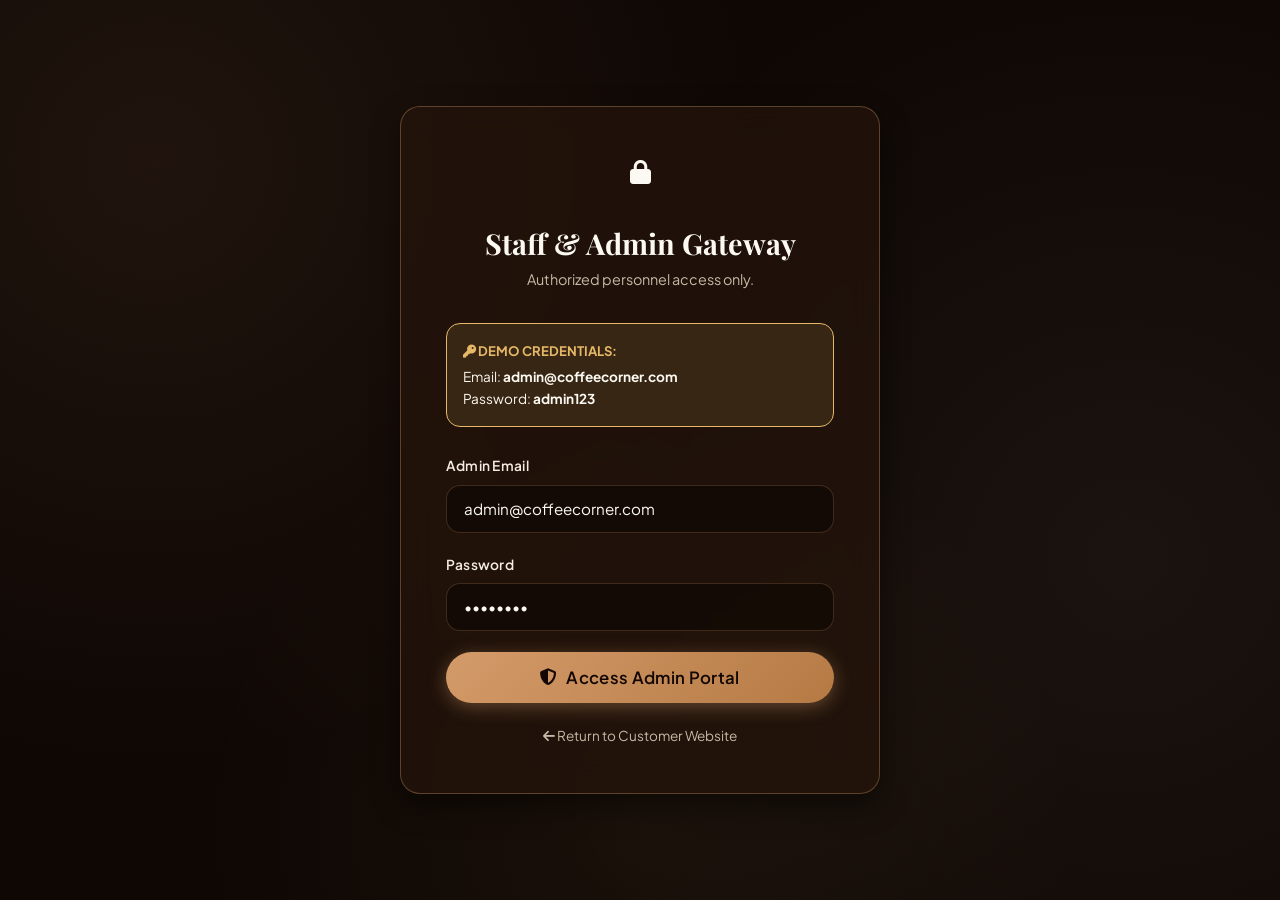
<file: coffee-corner/admin.html>
<!DOCTYPE html>
<html lang="en">
<head>
  <meta charset="UTF-8">
  <meta name="viewport" content="width=device-width, initial-scale=1.0">
  <title>Staff & Operations Portal | Coffee Corner Admin</title>
  <meta name="description" content="Secure administrative control panel for Coffee Corner coffee shop order fulfillment, menu management, and staff scheduling.">

  <!-- Google Fonts -->
  <link rel="preconnect" href="https://fonts.googleapis.com">
  <link rel="preconnect" href="https://fonts.gstatic.com" crossorigin>
  <link href="https://fonts.googleapis.com/css2?family=Cinzel:wght@600;700;800&family=Playfair+Display:ital,wght@0,500;0,700;0,800;1,600&family=Plus+Jakarta+Sans:wght@300;400;500;600;700;800&display=swap" rel="stylesheet">
  
  <!-- Font Awesome Icons -->
  <link rel="stylesheet" href="https://cdnjs.cloudflare.com/ajax/libs/font-awesome/6.4.0/css/all.min.css">
  
  <!-- Custom Stylesheet -->
  <link rel="stylesheet" href="assets/css/style.css">

  <style>
    /* Admin Specific Styling */
    .admin-layout {
      display: grid;
      grid-template-columns: 260px 1fr;
      min-height: 100vh;
    }
    .admin-sidebar {
      background: #0b0704;
      border-right: 1px solid rgba(212, 155, 106, 0.18);
      padding: 1.8rem 1.2rem;
      display: flex;
      flex-direction: column;
    }
    .admin-nav-item {
      display: flex;
      align-items: center;
      gap: 0.8rem;
      padding: 0.8rem 1rem;
      border-radius: var(--radius-md);
      color: var(--cream-muted);
      font-size: 0.92rem;
      font-weight: 600;
      cursor: pointer;
      transition: all var(--transition-fast);
      margin-bottom: 0.35rem;
    }
    .admin-nav-item:hover, .admin-nav-item.active {
      background: rgba(212, 155, 106, 0.15);
      color: var(--caramel-light);
      border: 1px solid rgba(212, 155, 106, 0.3);
    }
    .admin-content {
      padding: 2rem 2.5rem;
      background: #110a06;
      overflow-y: auto;
    }
    .kpi-card {
      background: rgba(28, 17, 11, 0.8);
      border: 1px solid rgba(212, 155, 106, 0.2);
      border-radius: var(--radius-lg);
      padding: 1.6rem;
      position: relative;
      overflow: hidden;
    }
    .table-responsive {
      overflow-x: auto;
      width: 100%;
    }
    .admin-table {
      width: 100%;
      border-collapse: collapse;
      text-align: left;
      font-size: 0.9rem;
    }
    .admin-table th {
      padding: 1rem 0.9rem;
      border-bottom: 1px solid rgba(212, 155, 106, 0.2);
      color: var(--cream-muted);
      font-weight: 700;
      text-transform: uppercase;
      font-size: 0.78rem;
      letter-spacing: 0.05em;
    }
    .admin-table td {
      padding: 1rem 0.9rem;
      border-bottom: 1px solid rgba(255, 255, 255, 0.05);
      color: var(--cream-soft);
      vertical-align: middle;
    }
    .admin-table tr:hover td {
      background: rgba(212, 155, 106, 0.05);
    }
    .status-select {
      background: rgba(0, 0, 0, 0.4);
      color: var(--cream);
      border: 1px solid rgba(212, 155, 106, 0.3);
      padding: 0.35rem 0.65rem;
      border-radius: 9999px;
      font-size: 0.82rem;
      font-weight: 700;
      cursor: pointer;
    }
    @media (max-width: 900px) {
      .admin-layout {
        grid-template-columns: 1fr;
      }
      .admin-sidebar {
        display: none;
      }
    }
  </style>
</head>
<body>

  <!-- ADMIN LOGIN VIEW (Shown if not authenticated) -->
  <div id="admin-login-screen" style="min-height: 100vh; display: flex; align-items: center; justify-content: center; padding: 2rem;">
    <div class="glass-panel" style="max-width: 480px; width: 100%; padding: 2.8rem; border-color: rgba(212,155,106,0.35);">
      <div style="text-align: center; margin-bottom: 2rem;">
        <div class="logo-icon" style="width: 55px; height: 55px; margin: 0 auto 1.2rem; font-size: 1.5rem;">
          <i class="fas fa-lock"></i>
        </div>
        <h2 style="font-size: 1.8rem; margin-bottom: 0.4rem;">Staff & Admin Gateway</h2>
        <p style="font-size: 0.9rem; color: var(--cream-muted);">Authorized personnel access only.</p>
      </div>

      <!-- Demo Credentials Notice -->
      <div style="background: rgba(229,185,103,0.12); border: 1px solid var(--gold); border-radius: var(--radius-md); padding: 1rem; margin-bottom: 1.8rem;">
        <div style="font-size: 0.82rem; color: var(--gold); font-weight: 700; margin-bottom: 0.3rem;"><i class="fas fa-key"></i> DEMO CREDENTIALS:</div>
        <div style="font-size: 0.85rem; color: var(--cream);">Email: <strong>admin@coffeecorner.com</strong></div>
        <div style="font-size: 0.85rem; color: var(--cream);">Password: <strong>admin123</strong></div>
      </div>

      <form onsubmit="handleAdminLoginSubmit(event)">
        <div class="form-group">
          <label class="form-label">Admin Email</label>
          <input type="email" id="admin-input-email" required class="form-control" value="admin@coffeecorner.com">
        </div>
        <div class="form-group">
          <label class="form-label">Password</label>
          <input type="password" id="admin-input-pass" required class="form-control" value="admin123">
        </div>
        <button type="submit" class="btn btn-primary btn-lg" style="width: 100%; margin-bottom: 1.2rem;">
          <i class="fas fa-shield-alt"></i> Access Admin Portal
        </button>
      </form>

      <div style="text-align: center;">
        <a href="index.html" style="font-size: 0.85rem; color: var(--cream-muted);"><i class="fas fa-arrow-left"></i> Return to Customer Website</a>
      </div>
    </div>
  </div>

  <!-- ADMIN MAIN DASHBOARD (Shown once authenticated) -->
  <div id="admin-main-screen" style="display: none;" class="admin-layout">
    
    <!-- SIDEBAR -->
    <aside class="admin-sidebar">
      <div style="display: flex; align-items: center; gap: 0.8rem; margin-bottom: 2rem; padding: 0 0.5rem;">
        <div class="logo-icon" style="width: 36px; height: 36px; font-size: 1rem;"><i class="fas fa-coffee"></i></div>
        <div>
          <h3 style="font-size: 1.2rem; margin: 0; line-height: 1;">Coffee <span style="color:var(--caramel);">Corner</span></h3>
          <span style="font-size: 0.72rem; color: var(--gold); text-transform: uppercase; letter-spacing: 0.08em; font-weight: 700;">Operations Control</span>
        </div>
      </div>

      <nav style="flex-grow: 1;">
        <div class="admin-nav-item active" onclick="switchAdminSection('overview')">
          <i class="fas fa-chart-line"></i> Dashboard Overview
        </div>
        <div class="admin-nav-item" onclick="switchAdminSection('orders')">
          <i class="fas fa-receipt"></i> Orders Management
        </div>
        <div class="admin-nav-item" onclick="switchAdminSection('menu')">
          <i class="fas fa-mug-hot"></i> Menu & Catalog
        </div>
        <div class="admin-nav-item" onclick="switchAdminSection('reviews')">
          <i class="fas fa-star"></i> Customer Feedback
        </div>
        <div class="admin-nav-item" onclick="switchAdminSection('employees')">
          <i class="fas fa-users-gear"></i> Staff & Shifts
        </div>
        <div class="admin-nav-item" onclick="switchAdminSection('payments')">
          <i class="fas fa-credit-card"></i> Customers & Payments
        </div>
      </nav>

      <div style="border-top: 1px solid rgba(212,155,106,0.18); padding-top: 1.2rem; margin-top: auto;">
        <div style="display: flex; align-items: center; gap: 0.7rem; margin-bottom: 1rem;">
          <div style="width: 38px; height: 38px; border-radius: 50%; background: var(--caramel); color: #120904; font-weight: 800; display: flex; align-items: center; justify-content: center; font-size: 0.88rem;">DM</div>
          <div>
            <strong style="font-size: 0.88rem; display: block; color: var(--cream);">David Miller</strong>
            <span style="font-size: 0.75rem; color: var(--caramel);">Store Manager</span>
          </div>
        </div>
        <div style="display: flex; gap: 0.5rem;">
          <a href="index.html" class="btn btn-secondary btn-sm" style="flex: 1;" title="View Live Shop"><i class="fas fa-store"></i> Shop</a>
          <button class="btn btn-outline-gold btn-sm" style="flex: 1;" onclick="handleAdminLogout()"><i class="fas fa-power-off"></i> Exit</button>
        </div>
      </div>
    </aside>

    <!-- CONTENT AREA -->
    <main class="admin-content">
      
      <!-- TOP STATUS BAR -->
      <div style="display: flex; justify-content: space-between; align-items: center; margin-bottom: 2rem; border-bottom: 1px solid rgba(212,155,106,0.15); padding-bottom: 1rem; flex-wrap: wrap; gap: 1rem;">
        <div>
          <h2 id="admin-section-heading" style="font-size: 1.8rem; margin: 0;">Dashboard Overview</h2>
          <span style="font-size: 0.85rem; color: var(--cream-muted);">Live database synchronization • 9 MySQL Tables Connected</span>
        </div>
        <div style="display: flex; align-items: center; gap: 1rem;">
          <span class="promo-badge" style="margin: 0; background: rgba(52,211,153,0.15); color: var(--success-green); border: 1px solid var(--success-green);">
            <i class="fas fa-circle" style="font-size: 0.55rem; vertical-align: middle;"></i> Roastery Active
          </span>
          <span style="font-size: 0.85rem; color: var(--cream-muted);"><i class="far fa-clock"></i> 108 Pike St • Seattle</span>
        </div>
      </div>

      <!-- ================================================================ -->
      <!-- SECTION 1: OVERVIEW DASHBOARD -->
      <!-- ================================================================ -->
      <div id="section-overview" class="admin-tab-section">
        <!-- 4 KPI SUMMARY CARDS -->
        <div style="display: grid; grid-template-columns: repeat(auto-fit, minmax(220px, 1fr)); gap: 1.5rem; margin-bottom: 2.5rem;">
          <div class="kpi-card">
            <span style="font-size: 0.8rem; color: var(--cream-muted); text-transform: uppercase; font-weight: 700;">Total Revenue</span>
            <div id="kpi-revenue" style="font-size: 2.2rem; font-weight: 800; color: var(--gold); margin: 0.4rem 0;">$1,842.50</div>
            <span style="font-size: 0.78rem; color: var(--success-green);"><i class="fas fa-arrow-trend-up"></i> +14.2% vs last week</span>
          </div>

          <div class="kpi-card">
            <span style="font-size: 0.8rem; color: var(--cream-muted); text-transform: uppercase; font-weight: 700;">Total Orders</span>
            <div id="kpi-orders-count" style="font-size: 2.2rem; font-weight: 800; color: var(--caramel); margin: 0.4rem 0;">42</div>
            <span style="font-size: 0.78rem; color: var(--cream-soft);"><i class="fas fa-coffee"></i> 3 in brewing prep</span>
          </div>

          <div class="kpi-card">
            <span style="font-size: 0.8rem; color: var(--cream-muted); text-transform: uppercase; font-weight: 700;">Active Customers</span>
            <div id="kpi-customers-count" style="font-size: 2.2rem; font-weight: 800; color: var(--cream); margin: 0.4rem 0;">18</div>
            <span style="font-size: 0.78rem; color: var(--gold);"><i class="fas fa-award"></i> 8 Gold VIP Members</span>
          </div>

          <div class="kpi-card">
            <span style="font-size: 0.8rem; color: var(--cream-muted); text-transform: uppercase; font-weight: 700;">Customer Rating</span>
            <div id="kpi-rating" style="font-size: 2.2rem; font-weight: 800; color: var(--gold); margin: 0.4rem 0;">4.9 ★</div>
            <span style="font-size: 0.78rem; color: var(--cream-muted);">98% Approval rating</span>
          </div>
        </div>

        <!-- REVENUE CHART & RECENT ACTIVITY -->
        <div style="display: grid; grid-template-columns: 1.8fr 1fr; gap: 2rem; margin-bottom: 2.5rem;">
          <div class="glass-panel" style="padding: 1.8rem;">
            <div style="display: flex; justify-content: space-between; align-items: center; margin-bottom: 1.2rem;">
              <h3 style="font-size: 1.2rem; margin: 0;">Weekly Revenue Performance</h3>
              <span style="font-size: 0.78rem; color: var(--caramel);">Mon – Sun</span>
            </div>
            <!-- Canvas Graph -->
            <canvas id="revenue-chart" height="150" style="width: 100%; border-radius: var(--radius-sm);"></canvas>
          </div>

          <div class="glass-panel" style="padding: 1.8rem;">
            <h3 style="font-size: 1.2rem; margin-bottom: 1.2rem;">Live Kitchen Queue</h3>
            <div id="overview-live-queue" style="display: flex; flex-direction: column; gap: 0.8rem;">
              <!-- Populated via JS -->
            </div>
          </div>
        </div>
      </div>

      <!-- ================================================================ -->
      <!-- SECTION 2: ORDERS MANAGEMENT -->
      <!-- ================================================================ -->
      <div id="section-orders" class="admin-tab-section" style="display: none;">
        <div class="glass-panel" style="padding: 1.8rem;">
          <!-- Order Filter Tabs -->
          <div style="display: flex; justify-content: space-between; align-items: center; margin-bottom: 1.5rem; flex-wrap: wrap; gap: 1rem;">
            <div style="display: flex; gap: 0.5rem; flex-wrap: wrap;">
              <button class="btn btn-sm btn-primary" onclick="filterAdminOrders('All', this)">All Orders</button>
              <button class="btn btn-sm btn-secondary" onclick="filterAdminOrders('Pending', this)">Pending</button>
              <button class="btn btn-sm btn-secondary" onclick="filterAdminOrders('Preparing', this)">Preparing</button>
              <button class="btn btn-sm btn-secondary" onclick="filterAdminOrders('Ready', this)">Ready</button>
              <button class="btn btn-sm btn-secondary" onclick="filterAdminOrders('Delivered', this)">Delivered</button>
            </div>
          </div>

          <div class="table-responsive">
            <table class="admin-table">
              <thead>
                <tr>
                  <th>Order #</th>
                  <th>Customer</th>
                  <th>Items Summary</th>
                  <th>Total</th>
                  <th>Type</th>
                  <th>Status (Changeable)</th>
                  <th>Action</th>
                </tr>
              </thead>
              <tbody id="admin-orders-table-body">
                <!-- Dynamically populated -->
              </tbody>
            </table>
          </div>
        </div>
      </div>

      <!-- ================================================================ -->
      <!-- SECTION 3: MENU & CATEGORY MANAGEMENT -->
      <!-- ================================================================ -->
      <div id="section-menu" class="admin-tab-section" style="display: none;">
        <div class="glass-panel" style="padding: 1.8rem;">
          <div style="display: flex; justify-content: space-between; align-items: center; margin-bottom: 1.5rem; flex-wrap: wrap; gap: 1rem;">
            <h3 style="font-size: 1.25rem; margin: 0;">Beverage & Food Catalog</h3>
            <button class="btn btn-primary btn-sm" onclick="openAddMenuItemModal()"><i class="fas fa-plus"></i> Add New Product</button>
          </div>

          <div class="table-responsive">
            <table class="admin-table">
              <thead>
                <tr>
                  <th>Item</th>
                  <th>Category</th>
                  <th>Price</th>
                  <th>Roast</th>
                  <th>Calories</th>
                  <th>Available</th>
                  <th>Actions</th>
                </tr>
              </thead>
              <tbody id="admin-menu-table-body">
                <!-- Dynamically populated -->
              </tbody>
            </table>
          </div>
        </div>
      </div>

      <!-- ================================================================ -->
      <!-- SECTION 4: CUSTOMER REVIEWS MANAGEMENT -->
      <!-- ================================================================ -->
      <div id="section-reviews" class="admin-tab-section" style="display: none;">
        <div class="glass-panel" style="padding: 1.8rem;">
          <h3 style="font-size: 1.25rem; margin-bottom: 1.5rem;">Moderation & Feedback</h3>
          <div class="table-responsive">
            <table class="admin-table">
              <thead>
                <tr>
                  <th>Customer</th>
                  <th>Rating</th>
                  <th>Category</th>
                  <th>Review Snippet</th>
                  <th>Status</th>
                  <th>Actions</th>
                </tr>
              </thead>
              <tbody id="admin-reviews-table-body">
                <!-- Dynamically populated -->
              </tbody>
            </table>
          </div>
        </div>
      </div>

      <!-- ================================================================ -->
      <!-- SECTION 5: STAFF & EMPLOYEE MANAGEMENT -->
      <!-- ================================================================ -->
      <div id="section-employees" class="admin-tab-section" style="display: none;">
        <div class="glass-panel" style="padding: 1.8rem;">
          <div style="display: flex; justify-content: space-between; align-items: center; margin-bottom: 1.5rem; flex-wrap: wrap; gap: 1rem;">
            <h3 style="font-size: 1.25rem; margin: 0;">Employee Scheduling & Shifts</h3>
            <button class="btn btn-primary btn-sm" onclick="openAddEmployeeModal()"><i class="fas fa-user-plus"></i> Add Staff Member</button>
          </div>

          <div class="table-responsive">
            <table class="admin-table">
              <thead>
                <tr>
                  <th>Employee Name</th>
                  <th>Role</th>
                  <th>Shift Schedule</th>
                  <th>Status</th>
                  <th>Contact</th>
                  <th>Rate</th>
                  <th>Actions</th>
                </tr>
              </thead>
              <tbody id="admin-employees-table-body">
                <!-- Dynamically populated -->
              </tbody>
            </table>
          </div>
        </div>
      </div>

      <!-- ================================================================ -->
      <!-- SECTION 6: CUSTOMERS & PAYMENT LOG -->
      <!-- ================================================================ -->
      <div id="section-payments" class="admin-tab-section" style="display: none;">
        <div class="glass-panel" style="padding: 1.8rem; margin-bottom: 2rem;">
          <h3 style="font-size: 1.25rem; margin-bottom: 1.2rem;">Registered Customer Accounts</h3>
          <div class="table-responsive">
            <table class="admin-table">
              <thead>
                <tr>
                  <th>ID</th>
                  <th>Customer</th>
                  <th>Email</th>
                  <th>Phone</th>
                  <th>Loyalty Beans</th>
                  <th>Shipping Address</th>
                </tr>
              </thead>
              <tbody id="admin-customers-table-body">
                <!-- Dynamically populated -->
              </tbody>
            </table>
          </div>
        </div>

        <div class="glass-panel" style="padding: 1.8rem;">
          <h3 style="font-size: 1.25rem; margin-bottom: 1.2rem;">Transaction & Payment Ledger</h3>
          <div class="table-responsive">
            <table class="admin-table">
              <thead>
                <tr>
                  <th>Txn Code</th>
                  <th>Order #</th>
                  <th>Method</th>
                  <th>Amount</th>
                  <th>Status</th>
                  <th>Date & Time</th>
                </tr>
              </thead>
              <tbody id="admin-payments-table-body">
                <!-- Dynamically populated -->
              </tbody>
            </table>
          </div>
        </div>
      </div>

    </main>
  </div>

  <!-- ADD PRODUCT MODAL -->
  <div id="add-menu-modal" class="modal-overlay">
    <div class="modal-card">
      <div class="modal-header">
        <h3 style="font-size: 1.3rem;">Add New Beverage / Item</h3>
        <button class="modal-close-btn" onclick="closeAddMenuItemModal()"><i class="fas fa-times"></i></button>
      </div>
      <div class="modal-body">
        <form onsubmit="handleCreateProduct(event)">
          <div class="form-group">
            <label class="form-label">Product Name *</label>
            <input type="text" id="p-name" required class="form-control" placeholder="e.g. Vanilla Infused Cold Brew">
          </div>
          <div style="display: grid; grid-template-columns: 1fr 1fr; gap: 1rem;">
            <div class="form-group">
              <label class="form-label">Category *</label>
              <select id="p-category" class="form-control">
                <option value="1">Hot Coffee</option>
                <option value="2">Cold Drinks</option>
                <option value="3">Artisan Teas</option>
                <option value="4">Artisanal Snacks</option>
                <option value="5">Gourmet Desserts</option>
                <option value="6">Whole Bean Reserves</option>
              </select>
            </div>
            <div class="form-group">
              <label class="form-label">Price ($) *</label>
              <input type="number" step="0.05" id="p-price" required class="form-control" placeholder="6.50">
            </div>
          </div>
          <div class="form-group">
            <label class="form-label">Image URL (Unsplash or local)</label>
            <input type="url" id="p-image" required class="form-control" value="https://images.unsplash.com/photo-1517701550927-30cf4ba1dba5?auto=format&fit=crop&w=600&q=80">
          </div>
          <div style="display: grid; grid-template-columns: 1fr 1fr; gap: 1rem;">
            <div class="form-group">
              <label class="form-label">Roast Level</label>
              <select id="p-roast" class="form-control">
                <option value="Light">Light</option>
                <option value="Medium" selected>Medium</option>
                <option value="Dark">Dark</option>
                <option value="N/A">N/A (Pastry / Tea)</option>
              </select>
            </div>
            <div class="form-group">
              <label class="form-label">Calories</label>
              <input type="number" id="p-calories" class="form-control" value="150">
            </div>
          </div>
          <div class="form-group">
            <label class="form-label">Flavor Notes</label>
            <input type="text" id="p-flavors" class="form-control" placeholder="Bourbon Vanilla, Caramel, Hazelnut">
          </div>
          <div class="form-group">
            <label class="form-label">Description *</label>
            <textarea id="p-desc" required rows="3" class="form-control" placeholder="Detailed tasting notes and preparation method..."></textarea>
          </div>
          <button type="submit" class="btn btn-primary btn-lg" style="width: 100%;">Create Product</button>
        </form>
      </div>
    </div>
  </div>

  <!-- ADD EMPLOYEE MODAL -->
  <div id="add-employee-modal" class="modal-overlay">
    <div class="modal-card">
      <div class="modal-header">
        <h3 style="font-size: 1.3rem;">Onboard New Employee</h3>
        <button class="modal-close-btn" onclick="closeAddEmployeeModal()"><i class="fas fa-times"></i></button>
      </div>
      <div class="modal-body">
        <form onsubmit="handleCreateEmployee(event)">
          <div class="form-group">
            <label class="form-label">Full Name *</label>
            <input type="text" id="emp-name" required class="form-control" placeholder="Jordan Lee">
          </div>
          <div style="display: grid; grid-template-columns: 1fr 1fr; gap: 1rem;">
            <div class="form-group">
              <label class="form-label">Email Address *</label>
              <input type="email" id="emp-email" required class="form-control" placeholder="jordan@coffeecorner.com">
            </div>
            <div class="form-group">
              <label class="form-label">Phone *</label>
              <input type="tel" id="emp-phone" required class="form-control" placeholder="+1 (555) 349-1100">
            </div>
          </div>
          <div style="display: grid; grid-template-columns: 1fr 1fr; gap: 1rem;">
            <div class="form-group">
              <label class="form-label">Role</label>
              <select id="emp-role" class="form-control">
                <option value="Senior Barista">Senior Barista</option>
                <option value="Head Barista">Head Barista</option>
                <option value="Pastry Chef">Pastry Chef</option>
                <option value="Cashier">Cashier</option>
                <option value="Store Manager">Store Manager</option>
              </select>
            </div>
            <div class="form-group">
              <label class="form-label">Shift</label>
              <select id="emp-shift" class="form-control">
                <option value="Morning Shift (06:00 - 14:00)">Morning Shift (06:00 - 14:00)</option>
                <option value="Evening Shift (14:00 - 22:00)">Evening Shift (14:00 - 22:00)</option>
              </select>
            </div>
          </div>
          <div class="form-group">
            <label class="form-label">Hourly Rate ($)</label>
            <input type="number" step="0.50" id="emp-rate" class="form-control" value="24.00">
          </div>
          <button type="submit" class="btn btn-primary btn-lg" style="width: 100%;">Add Staff Member</button>
        </form>
      </div>
    </div>
  </div>

  <!-- SCRIPTS -->
  <script src="assets/js/db.js"></script>
  <script src="assets/js/app.js"></script>

  <script>
    let activeOrderFilter = 'All';

    // ------------------------------------------------------------------------
    // AUTH CHECK
    // ------------------------------------------------------------------------
    function checkAdminAuth() {
      const isAuth = window.DB.isAdminLoggedIn();
      const loginScreen = document.getElementById('admin-login-screen');
      const mainScreen = document.getElementById('admin-main-screen');

      if (isAuth) {
        loginScreen.style.display = 'none';
        mainScreen.style.display = 'grid';
        loadAdminData();
      } else {
        loginScreen.style.display = 'flex';
        mainScreen.style.display = 'none';
      }
    }

    function handleAdminLoginSubmit(e) {
      e.preventDefault();
      const email = document.getElementById('admin-input-email').value;
      const pass = document.getElementById('admin-input-pass').value;

      const res = window.DB.adminLogin(email, pass);
      if (res.success) {
        showToast('Authenticated as Store Administrator.');
        checkAdminAuth();
      } else {
        showToast(res.message, 'error');
      }
    }

    function handleAdminLogout() {
      window.DB.adminLogout();
      showToast('Logged out of Admin Portal.');
      checkAdminAuth();
    }

    // ------------------------------------------------------------------------
    // SECTION NAVIGATION
    // ------------------------------------------------------------------------
    function switchAdminSection(sectionName) {
      const sections = document.querySelectorAll('.admin-tab-section');
      sections.forEach(s => s.style.display = 'none');

      const navItems = document.querySelectorAll('.admin-nav-item');
      navItems.forEach(n => n.classList.remove('active'));

      const targetSection = document.getElementById(`section-${sectionName}`);
      if (targetSection) targetSection.style.display = 'block';

      const heading = document.getElementById('admin-section-heading');
      const titles = {
        overview: 'Dashboard Overview & Sales Analytics',
        orders: 'Live Orders & Ticket Fulfillment',
        menu: 'Menu & Category Inventory',
        reviews: 'Customer Reviews Moderation',
        employees: 'Staff Scheduling & Shift Rosters',
        payments: 'Customers & Financial Transactions'
      };
      if (heading) heading.textContent = titles[sectionName] || 'Admin Portal';

      // Highlight active nav
      event.currentTarget.classList.add('active');
    }

    // ------------------------------------------------------------------------
    // LOAD & RENDER DATA
    // ------------------------------------------------------------------------
    function loadAdminData() {
      renderOverview();
      renderOrdersTable();
      renderMenuTable();
      renderReviewsTable();
      renderEmployeesTable();
      renderCustomersAndPayments();
    }

    function renderOverview() {
      const orders = window.DB.getOrders();
      const customers = window.DB.getCustomers();
      const reviews = window.DB.getReviews();

      const totalRev = orders.reduce((sum, o) => sum + o.total_amount, 0);
      document.getElementById('kpi-revenue').textContent = `$${totalRev.toFixed(2)}`;
      document.getElementById('kpi-orders-count').textContent = orders.length;
      document.getElementById('kpi-customers-count').textContent = customers.length;

      // Draw canvas weekly trend graph
      drawWeeklySalesChart();

      // Live kitchen queue
      const queueContainer = document.getElementById('overview-live-queue');
      const activeQueue = orders.filter(o => o.order_status === 'Pending' || o.order_status === 'Preparing');
      if (activeQueue.length === 0) {
        queueContainer.innerHTML = `<p style="color:var(--cream-muted); font-size:0.85rem;">All current orders have been prepared!</p>`;
      } else {
        queueContainer.innerHTML = activeQueue.map(o => `
          <div style="background: rgba(255,255,255,0.03); border: 1px solid rgba(212,155,106,0.18); border-radius: var(--radius-md); padding: 0.8rem 1rem; display: flex; justify-content: space-between; align-items: center;">
            <div>
              <strong style="color: var(--cream); font-size: 0.9rem;">#${o.order_number} (${o.customer_name})</strong>
              <div style="font-size: 0.75rem; color: var(--caramel);">${o.items.map(i=>`${i.quantity}x ${i.item_name}`).join(', ')}</div>
            </div>
            <button class="btn btn-primary btn-sm" style="padding: 0.25rem 0.6rem; font-size: 0.75rem;" onclick="quickStatusChange(${o.order_id}, 'Ready')">Mark Ready</button>
          </div>
        `).join('');
      }
    }

    function drawWeeklySalesChart() {
      const canvas = document.getElementById('revenue-chart');
      if (!canvas) return;
      const ctx = canvas.getContext('2d');
      const w = canvas.width = canvas.parentElement.clientWidth;
      const h = canvas.height = 150;

      ctx.clearRect(0, 0, w, h);

      const days = ['Mon', 'Tue', 'Wed', 'Thu', 'Fri', 'Sat', 'Sun'];
      const data = [210, 290, 340, 420, 580, 690, 540];
      const max = 800;

      const barWidth = (w / days.length) * 0.45;
      const spacing = w / days.length;

      days.forEach((day, i) => {
        const val = data[i];
        const barHeight = (val / max) * (h - 40);
        const x = i * spacing + spacing / 2 - barWidth / 2;
        const y = h - 25 - barHeight;

        // Gradient for bars
        const grad = ctx.createLinearGradient(0, y, 0, h - 25);
        grad.addColorStop(0, '#e5b967');
        grad.addColorStop(1, '#a66530');

        ctx.fillStyle = grad;
        ctx.beginPath();
        ctx.roundRect(x, y, barWidth, barHeight, [4, 4, 0, 0]);
        ctx.fill();

        // Labels
        ctx.fillStyle = '#bdaea0';
        ctx.font = '11px Plus Jakarta Sans, sans-serif';
        ctx.textAlign = 'center';
        ctx.fillText(day, x + barWidth / 2, h - 8);
      });
    }

    // ------------------------------------------------------------------------
    // ORDERS TABLE & STATUS CHANGE
    // ------------------------------------------------------------------------
    function filterAdminOrders(status, btn) {
      activeOrderFilter = status;
      const buttons = btn.parentElement.querySelectorAll('button');
      buttons.forEach(b => {
        b.className = 'btn btn-sm btn-secondary';
      });
      btn.className = 'btn btn-sm btn-primary';
      renderOrdersTable();
    }

    function renderOrdersTable() {
      let orders = window.DB.getOrders();
      if (activeOrderFilter !== 'All') {
        orders = orders.filter(o => o.order_status === activeOrderFilter);
      }

      const tbody = document.getElementById('admin-orders-table-body');
      if (!tbody) return;

      if (orders.length === 0) {
        tbody.innerHTML = `<tr><td colspan="7" style="text-align:center; color:var(--cream-muted);">No orders found for filter "${activeOrderFilter}".</td></tr>`;
        return;
      }

      tbody.innerHTML = orders.map(o => `
        <tr>
          <td><strong style="color:var(--gold);">#${o.order_number}</strong></td>
          <td>
            <div style="font-weight:600; color:var(--cream);">${o.customer_name}</div>
            <div style="font-size:0.75rem; color:var(--cream-muted);">${o.phone || 'N/A'}</div>
          </td>
          <td>
            <div style="font-size:0.85rem;">${o.items.map(i => `${i.quantity}x ${i.item_name}`).join(', ')}</div>
            ${o.special_instructions ? `<div style="font-size:0.72rem; color:var(--caramel);">Note: "${o.special_instructions}"</div>` : ''}
          </td>
          <td><strong style="color:var(--cream);">$${o.total_amount.toFixed(2)}</strong></td>
          <td><span class="tag-pill">${o.delivery_type || 'Delivery'}</span></td>
          <td>
            <select class="status-select" onchange="handleOrderStatusChange(${o.order_id}, this.value)">
              <option value="Pending" ${o.order_status === 'Pending' ? 'selected' : ''}>Pending</option>
              <option value="Preparing" ${o.order_status === 'Preparing' ? 'selected' : ''}>Preparing</option>
              <option value="Ready" ${o.order_status === 'Ready' ? 'selected' : ''}>Ready</option>
              <option value="Delivered" ${o.order_status === 'Delivered' ? 'selected' : ''}>Delivered</option>
              <option value="Cancelled" ${o.order_status === 'Cancelled' ? 'selected' : ''}>Cancelled</option>
            </select>
          </td>
          <td>
            <button class="btn btn-secondary btn-sm" onclick="alert('Order Receipt Ticket:\\n\\nOrder: #${o.order_number}\\nCustomer: ${o.customer_name}\\nTotal: $${o.total_amount.toFixed(2)}')">
              <i class="fas fa-print"></i>
            </button>
          </td>
        </tr>
      `).join('');
    }

    function handleOrderStatusChange(orderId, newStatus) {
      window.DB.updateOrderStatus(orderId, newStatus);
      showToast(`Order status updated to: ${newStatus}`);
      loadAdminData();
    }

    function quickStatusChange(orderId, newStatus) {
      handleOrderStatusChange(orderId, newStatus);
    }

    // ------------------------------------------------------------------------
    // MENU CATALOG MANAGEMENT
    // ------------------------------------------------------------------------
    function renderMenuTable() {
      const items = window.DB.getMenuItems();
      const categories = window.DB.getCategories();
      const tbody = document.getElementById('admin-menu-table-body');
      if (!tbody) return;

      tbody.innerHTML = items.map(item => {
        const cat = categories.find(c => c.category_id === item.category_id);
        const catName = cat ? cat.name : 'Coffee';

        return `
          <tr>
            <td>
              <div style="display: flex; align-items: center; gap: 0.8rem;">
                <img src="${item.image_url}" alt="${item.name}" style="width: 40px; height: 40px; border-radius: 6px; object-fit: cover;">
                <div>
                  <strong style="color: var(--cream); font-size: 0.95rem;">${item.name}</strong>
                  ${item.is_bestseller ? '<span style="font-size:0.7rem; color:var(--gold); display:block;">★ Bestseller</span>' : ''}
                </div>
              </div>
            </td>
            <td><span class="tag-pill">${catName}</span></td>
            <td><strong style="color: var(--gold);">$${item.price.toFixed(2)}</strong></td>
            <td>${item.roast_level}</td>
            <td>${item.calories} Cal</td>
            <td>
              <input type="checkbox" ${item.is_available ? 'checked' : ''} style="accent-color: var(--caramel); width: 18px; height: 18px;" onchange="toggleItemAvailability(${item.item_id}, this.checked)">
            </td>
            <td>
              <button class="btn btn-secondary btn-sm" style="color: var(--danger); padding: 0.3rem 0.6rem;" onclick="handleDeleteProduct(${item.item_id})">
                <i class="fas fa-trash-alt"></i>
              </button>
            </td>
          </tr>
        `;
      }).join('');
    }

    function toggleItemAvailability(itemId, isAvail) {
      window.DB.updateMenuItem(itemId, { is_available: isAvail });
      showToast(`Product inventory availability updated.`);
    }

    function handleDeleteProduct(itemId) {
      if (confirm('Delete this product from active menu?')) {
        window.DB.deleteMenuItem(itemId);
        showToast('Product removed.');
        renderMenuTable();
      }
    }

    function openAddMenuItemModal() {
      document.getElementById('add-menu-modal').classList.add('active');
    }
    function closeAddMenuItemModal() {
      document.getElementById('add-menu-modal').classList.remove('active');
    }

    function handleCreateProduct(e) {
      e.preventDefault();
      const name = document.getElementById('p-name').value;
      const category_id = parseInt(document.getElementById('p-category').value, 10);
      const price = parseFloat(document.getElementById('p-price').value);
      const image_url = document.getElementById('p-image').value;
      const roast_level = document.getElementById('p-roast').value;
      const calories = parseInt(document.getElementById('p-calories').value, 10);
      const flavor_notes = document.getElementById('p-flavors').value;
      const description = document.getElementById('p-desc').value;

      window.DB.addMenuItem({
        name,
        category_id,
        price,
        image_url,
        roast_level,
        calories,
        flavor_notes,
        description,
        is_available: true,
        is_featured: false,
        is_bestseller: false
      });

      showToast(`Product "${name}" added to menu!`);
      closeAddMenuItemModal();
      e.target.reset();
      renderMenuTable();
    }

    // ------------------------------------------------------------------------
    // REVIEWS MODERATION
    // ------------------------------------------------------------------------
    function renderReviewsTable() {
      const reviews = window.DB.getReviews();
      const tbody = document.getElementById('admin-reviews-table-body');
      if (!tbody) return;

      tbody.innerHTML = reviews.map(r => `
        <tr>
          <td><strong style="color:var(--cream);">${r.customer_name}</strong></td>
          <td><span style="color:var(--gold); font-weight:700;">${r.rating} ★</span></td>
          <td><span class="tag-pill">${r.category}</span></td>
          <td style="max-width:280px; overflow:hidden; text-overflow:ellipsis; white-space:nowrap;">"${r.review_text}"</td>
          <td>
            <span style="background:rgba(0,0,0,0.3); border:1px solid ${r.status==='Approved'?'var(--success-green)':'var(--danger)'}; color:${r.status==='Approved'?'var(--success-green)':'var(--danger)'}; padding:0.2rem 0.6rem; border-radius:9999px; font-size:0.75rem;">
              ${r.status}
            </span>
          </td>
          <td>
            <div style="display:flex; gap:0.4rem;">
              <button class="btn btn-secondary btn-sm" onclick="moderateReview(${r.review_id}, 'Approved')" title="Approve"><i class="fas fa-check text-success-green"></i></button>
              <button class="btn btn-secondary btn-sm" onclick="moderateReview(${r.review_id}, 'Rejected')" title="Reject"><i class="fas fa-times text-danger"></i></button>
              <button class="btn btn-secondary btn-sm" onclick="deleteReviewItem(${r.review_id})" title="Delete"><i class="fas fa-trash-alt"></i></button>
            </div>
          </td>
        </tr>
      `).join('');
    }

    function moderateReview(id, status) {
      window.DB.updateReviewStatus(id, status);
      showToast(`Review marked as ${status}.`);
      renderReviewsTable();
    }

    function deleteReviewItem(id) {
      if (confirm('Delete review permanently?')) {
        window.DB.deleteReview(id);
        showToast('Review deleted.');
        renderReviewsTable();
      }
    }

    // ------------------------------------------------------------------------
    // EMPLOYEE MANAGEMENT
    // ------------------------------------------------------------------------
    function renderEmployeesTable() {
      const employees = window.DB.getEmployees();
      const tbody = document.getElementById('admin-employees-table-body');
      if (!tbody) return;

      tbody.innerHTML = employees.map(emp => `
        <tr>
          <td>
            <strong style="color:var(--cream);">${emp.full_name}</strong>
            <div style="font-size:0.75rem; color:var(--cream-muted);">Hired: ${emp.hire_date}</div>
          </td>
          <td><span class="tag-pill" style="border-color:var(--caramel); color:var(--caramel);">${emp.role}</span></td>
          <td><span style="font-size:0.85rem;"><i class="far fa-clock"></i> ${emp.shift}</span></td>
          <td>
            <span style="background:rgba(52,211,153,0.15); border:1px solid var(--success-green); color:var(--success-green); padding:0.2rem 0.5rem; border-radius:9999px; font-size:0.75rem;">
              ${emp.status}
            </span>
          </td>
          <td><span style="font-size:0.82rem; color:var(--cream-muted);">${emp.email}</span></td>
          <td><strong>$${emp.hourly_rate.toFixed(2)}/hr</strong></td>
          <td>
            <button class="btn btn-secondary btn-sm" style="color:var(--danger);" onclick="deleteEmployeeItem(${emp.employee_id})">
              <i class="fas fa-trash-alt"></i>
            </button>
          </td>
        </tr>
      `).join('');
    }

    function openAddEmployeeModal() {
      document.getElementById('add-employee-modal').classList.add('active');
    }
    function closeAddEmployeeModal() {
      document.getElementById('add-employee-modal').classList.remove('active');
    }

    function handleCreateEmployee(e) {
      e.preventDefault();
      const fullName = document.getElementById('emp-name').value;
      const email = document.getElementById('emp-email').value;
      const phone = document.getElementById('emp-phone').value;
      const role = document.getElementById('emp-role').value;
      const shift = document.getElementById('emp-shift').value;
      const hourlyRate = document.getElementById('emp-rate').value;

      window.DB.addEmployee({ fullName, email, phone, role, shift, hourlyRate });
      showToast(`Employee "${fullName}" added to schedule!`);
      closeAddEmployeeModal();
      e.target.reset();
      renderEmployeesTable();
    }

    function deleteEmployeeItem(id) {
      if (confirm('Remove this employee from roster?')) {
        window.DB.deleteEmployee(id);
        showToast('Employee removed.');
        renderEmployeesTable();
      }
    }

    // ------------------------------------------------------------------------
    // CUSTOMERS & PAYMENTS TABLE
    // ------------------------------------------------------------------------
    function renderCustomersAndPayments() {
      const customers = window.DB.getCustomers();
      const payments = window.DB.getPayments();

      const custBody = document.getElementById('admin-customers-table-body');
      if (custBody) {
        custBody.innerHTML = customers.map(c => `
          <tr>
            <td>#${c.customer_id}</td>
            <td><strong style="color:var(--cream);">${c.full_name}</strong></td>
            <td>${c.email}</td>
            <td>${c.phone || 'N/A'}</td>
            <td><strong style="color:var(--gold);">${c.loyalty_points || 0} Beans</strong></td>
            <td style="font-size:0.82rem; color:var(--cream-muted);">${c.address || 'In-store Pickup'}</td>
          </tr>
        `).join('');
      }

      const payBody = document.getElementById('admin-payments-table-body');
      if (payBody) {
        payBody.innerHTML = payments.map(p => `
          <tr>
            <td><span style="font-family:monospace; color:var(--caramel);">${p.transaction_code}</span></td>
            <td><strong style="color:var(--cream);">#${p.order_number}</strong></td>
            <td><i class="fas fa-credit-card text-caramel"></i> ${p.payment_method}</td>
            <td><strong style="color:var(--gold);">$${p.amount.toFixed(2)}</strong></td>
            <td>
              <span style="background:rgba(52,211,153,0.15); border:1px solid var(--success-green); color:var(--success-green); padding:0.2rem 0.5rem; border-radius:9999px; font-size:0.75rem;">
                ${p.payment_status}
              </span>
            </td>
            <td style="font-size:0.82rem; color:var(--cream-muted);">${new Date(p.payment_date).toLocaleString()}</td>
          </tr>
        `).join('');
      }
    }

    document.addEventListener('DOMContentLoaded', () => {
      checkAdminAuth();
    });
  </script>
</body>
</html>
</file>
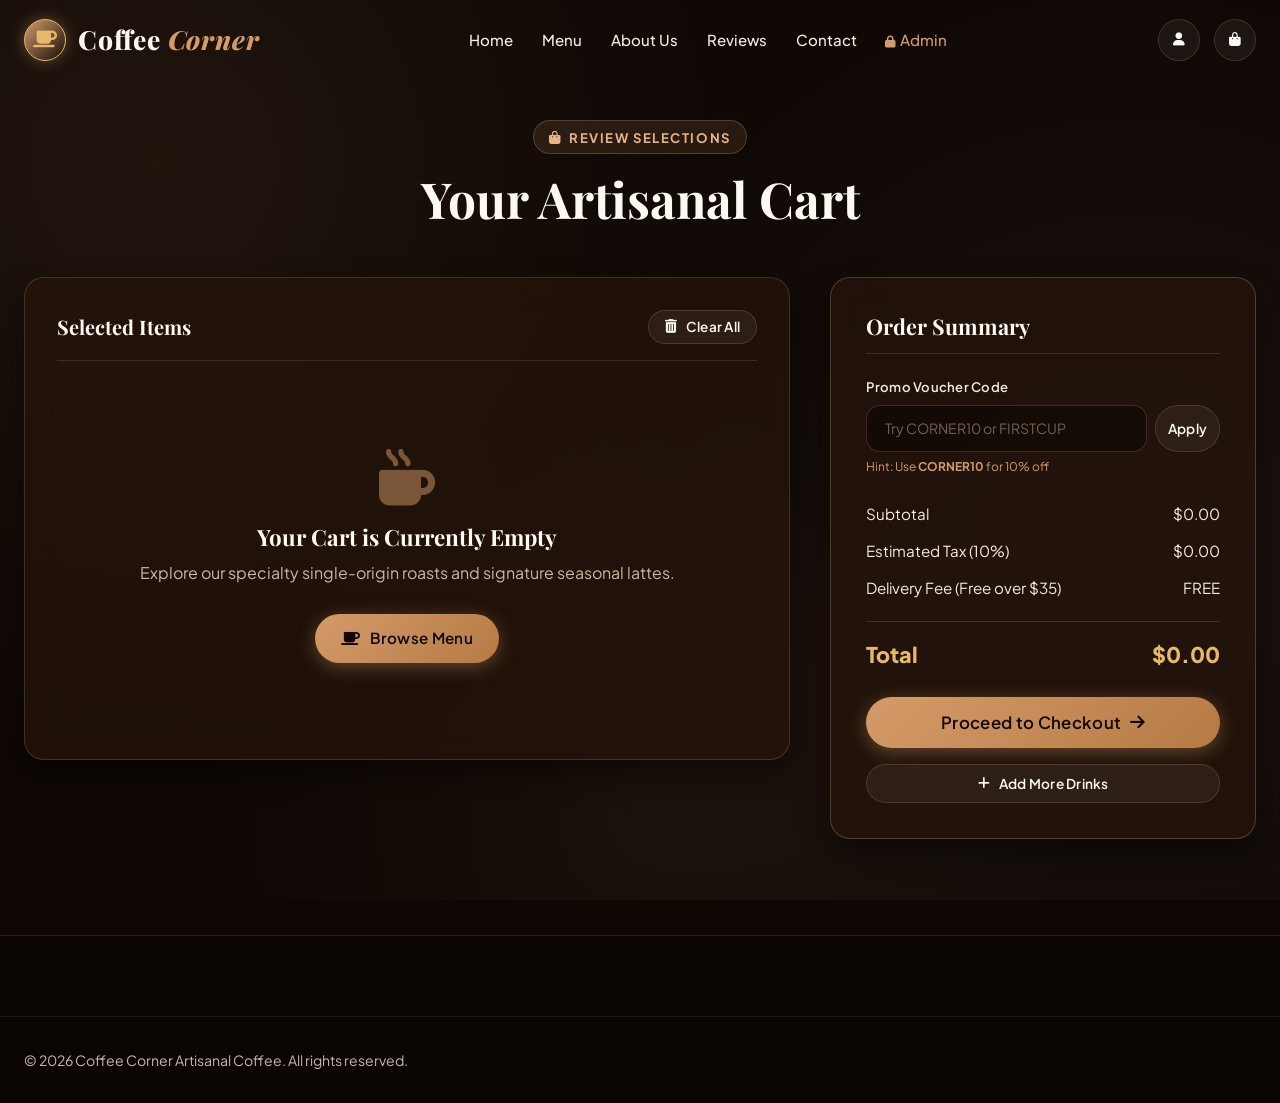
<file: coffee-corner/cart.html>
<!DOCTYPE html>
<html lang="en">
<head>
  <meta charset="UTF-8">
  <meta name="viewport" content="width=device-width, initial-scale=1.0">
  <title>Shopping Cart | Coffee Corner</title>
  <meta name="description" content="Review your artisanal coffee and pastry cart, adjust quantities, apply promo vouchers, and proceed to checkout.">

  <!-- Google Fonts -->
  <link rel="preconnect" href="https://fonts.googleapis.com">
  <link rel="preconnect" href="https://fonts.gstatic.com" crossorigin>
  <link href="https://fonts.googleapis.com/css2?family=Cinzel:wght@600;700;800&family=Playfair+Display:ital,wght@0,500;0,700;0,800;1,600&family=Plus+Jakarta+Sans:wght@300;400;500;600;700;800&display=swap" rel="stylesheet">
  
  <!-- Font Awesome Icons -->
  <link rel="stylesheet" href="https://cdnjs.cloudflare.com/ajax/libs/font-awesome/6.4.0/css/all.min.css">
  
  <!-- Custom Stylesheet -->
  <link rel="stylesheet" href="assets/css/style.css">
</head>
<body>

  <!-- SITE HEADER & NAVIGATION -->
  <header class="site-header">
    <div class="container navbar">
      <a href="index.html" class="brand-logo">
        <div class="logo-icon"><i class="fas fa-coffee"></i></div>
        <span>Coffee <span class="accent">Corner</span></span>
      </a>

      <nav>
        <ul class="nav-links">
          <li><a href="index.html">Home</a></li>
          <li><a href="menu.html">Menu</a></li>
          <li><a href="about.html">About Us</a></li>
          <li><a href="feedback.html">Reviews</a></li>
          <li><a href="contact.html">Contact</a></li>
          <li><a href="admin.html" style="color: var(--caramel);"><i class="fas fa-lock" style="font-size:0.75rem; margin-right:4px;"></i>Admin</a></li>
        </ul>
      </nav>

      <div class="nav-actions">
        <button id="nav-user-btn" class="nav-action-btn" onclick="handleNavUserClick()" title="My Account">
          <i class="fas fa-user"></i>
        </button>
        <button class="nav-action-btn" onclick="openCartDrawer()" title="View Cart">
          <i class="fas fa-shopping-bag"></i>
          <span id="cart-badge" class="badge-counter" style="display:none;">0</span>
        </button>
        <button class="mobile-menu-toggle" aria-label="Toggle navigation menu">
          <i class="fas fa-bars"></i>
        </button>
      </div>
    </div>
  </header>

  <main style="padding-top: 7.5rem; min-height: 80vh;">
    <div class="container" style="margin-bottom: 5rem;">
      <div style="text-align: center; margin-bottom: 3rem;">
        <div class="section-tag"><i class="fas fa-shopping-bag"></i> Review Selections</div>
        <h1 class="section-title">Your Artisanal Cart</h1>
      </div>

      <div id="full-cart-layout" style="display: grid; grid-template-columns: 1.8fr 1fr; gap: 2.5rem; align-items: start;">
        
        <!-- CART ITEMS TABLE / LIST -->
        <div class="glass-panel" style="padding: 2rem;">
          <div style="display: flex; justify-content: space-between; align-items: center; border-bottom: 1px solid rgba(212,155,106,0.18); padding-bottom: 1rem; margin-bottom: 1.5rem;">
            <h3 style="font-size: 1.25rem; margin: 0;">Selected Items</h3>
            <button class="btn btn-secondary btn-sm" onclick="handleClearCart()"><i class="fas fa-trash-alt"></i> Clear All</button>
          </div>

          <div id="full-cart-items-container" style="display: flex; flex-direction: column; gap: 1.4rem;">
            <!-- Dynamically populated via JS -->
          </div>

          <!-- Empty Cart View -->
          <div id="full-cart-empty-state" style="display: none; text-align: center; padding: 4rem 1rem;">
            <i class="fas fa-mug-hot" style="font-size: 3.5rem; color: var(--caramel); opacity: 0.5; margin-bottom: 1.2rem;"></i>
            <h3 style="font-size: 1.4rem; margin-bottom: 0.5rem;">Your Cart is Currently Empty</h3>
            <p style="color: var(--cream-muted); margin-bottom: 1.8rem;">Explore our specialty single-origin roasts and signature seasonal lattes.</p>
            <a href="menu.html" class="btn btn-primary"><i class="fas fa-coffee"></i> Browse Menu</a>
          </div>
        </div>

        <!-- ORDER SUMMARY & CHECKOUT CARD -->
        <div class="glass-panel" style="padding: 2.2rem; border-color: rgba(212,155,106,0.3);">
          <h3 style="font-size: 1.35rem; margin-bottom: 1.4rem; border-bottom: 1px solid rgba(212,155,106,0.18); padding-bottom: 0.8rem;">
            Order Summary
          </h3>

          <!-- Coupon Input -->
          <div style="margin-bottom: 1.6rem;">
            <label class="form-label" style="font-size: 0.82rem;">Promo Voucher Code</label>
            <div style="display: flex; gap: 0.5rem;">
              <input type="text" id="full-cart-coupon-input" placeholder="Try CORNER10 or FIRSTCUP" class="form-control" style="font-size: 0.88rem;">
              <button class="btn btn-secondary btn-sm" onclick="handleApplyCoupon('full-cart-coupon-input')">Apply</button>
            </div>
            <span style="font-size: 0.75rem; color: var(--caramel); margin-top: 0.35rem; display: block;">Hint: Use <strong>CORNER10</strong> for 10% off</span>
          </div>

          <!-- Price Calculations -->
          <div style="display: flex; flex-direction: column; gap: 0.8rem; margin-bottom: 1.5rem;">
            <div style="display: flex; justify-content: space-between; font-size: 0.95rem; color: var(--cream-soft);">
              <span>Subtotal</span>
              <span id="summary-subtotal">$0.00</span>
            </div>

            <div id="summary-discount-row" style="display: none; justify-content: space-between; font-size: 0.95rem; color: var(--gold);">
              <span>Promo Discount</span>
              <span id="summary-discount">-$0.00</span>
            </div>

            <div style="display: flex; justify-content: space-between; font-size: 0.95rem; color: var(--cream-soft);">
              <span>Estimated Tax (10%)</span>
              <span id="summary-tax">$0.00</span>
            </div>

            <div style="display: flex; justify-content: space-between; font-size: 0.95rem; color: var(--cream-soft);">
              <span>Delivery Fee (Free over $35)</span>
              <span id="summary-delivery">$2.50</span>
            </div>

            <div style="display: flex; justify-content: space-between; font-size: 1.35rem; font-weight: 800; color: var(--gold); border-top: 1px solid rgba(212,155,106,0.2); padding-top: 1rem; margin-top: 0.5rem;">
              <span>Total</span>
              <span id="summary-total">$0.00</span>
            </div>
          </div>

          <button id="btn-proceed-checkout" class="btn btn-primary btn-lg" style="width: 100%; margin-bottom: 1rem;" onclick="proceedToCheckout()">
            Proceed to Checkout <i class="fas fa-arrow-right"></i>
          </button>

          <a href="menu.html" class="btn btn-secondary btn-sm" style="width: 100%; text-align: center;">
            <i class="fas fa-plus"></i> Add More Drinks
          </a>
        </div>

      </div>
    </div>
  </main>

  <!-- FOOTER -->
  <footer class="site-footer">
    <div class="container footer-bottom">
      <p>&copy; 2026 Coffee Corner Artisanal Coffee. All rights reserved.</p>
    </div>
  </footer>

  <!-- GLOBAL AUTH MODAL -->
  <div id="auth-modal" class="modal-overlay">
    <div class="modal-card">
      <div class="modal-header">
        <h3 style="font-size:1.35rem;">Sign In to Continue</h3>
        <button class="modal-close-btn" onclick="closeAuthModal()"><i class="fas fa-times"></i></button>
      </div>
      <div class="modal-body">
        <div id="auth-guest-notice" style="display:none; background:rgba(212,155,106,0.15); border:1px solid var(--caramel); padding:0.9rem; border-radius:var(--radius-md); margin-bottom:1.4rem;">
          <span style="font-size:0.88rem; color:var(--cream);">
            Please sign in or create an account to finalize your order and collect 100 Bean points!
          </span>
        </div>
        <form id="auth-login-form" onsubmit="handleCustomerLogin(event)">
          <div class="form-group">
            <label class="form-label">Email Address</label>
            <input type="email" id="login-email" required class="form-control" placeholder="name@domain.com">
          </div>
          <div class="form-group">
            <label class="form-label">Password</label>
            <input type="password" id="login-password" required class="form-control" placeholder="••••••••">
          </div>
          <div style="margin-bottom:1.3rem;">
            <button type="button" class="btn btn-secondary btn-sm" style="width:100%; border-style:dashed;" onclick="fillDemoCustomerLogin()">
              <i class="fas fa-magic text-caramel"></i> Quick Demo Customer (Sarah Jenkins)
            </button>
          </div>
          <button type="submit" class="btn btn-primary" style="width:100%;">Sign In & Proceed</button>
        </form>
      </div>
    </div>
  </div>

  <!-- SCRIPTS -->
  <script src="assets/js/db.js"></script>
  <script src="assets/js/app.js"></script>
  <script>
    function renderFullCartPage() {
      const cart = window.DB.getCart();
      const container = document.getElementById('full-cart-items-container');
      const emptyState = document.getElementById('full-cart-empty-state');
      const checkoutBtn = document.getElementById('btn-proceed-checkout');

      if (!container) return;

      if (cart.items.length === 0) {
        container.innerHTML = '';
        emptyState.style.display = 'block';
        if (checkoutBtn) checkoutBtn.disabled = true;
      } else {
        emptyState.style.display = 'none';
        if (checkoutBtn) checkoutBtn.disabled = false;

        container.innerHTML = cart.items.map(item => `
          <div style="display: flex; align-items: center; justify-content: space-between; background: rgba(255,255,255,0.03); border: 1px solid rgba(212,155,106,0.15); border-radius: var(--radius-md); padding: 1.2rem; flex-wrap: wrap; gap: 1rem;">
            <div style="display: flex; align-items: center; gap: 1.2rem;">
              <img src="${item.image_url}" alt="${item.name}" style="width: 75px; height: 75px; border-radius: var(--radius-sm); object-fit: cover;">
              <div>
                <h4 style="font-size: 1.1rem; margin-bottom: 0.3rem;">${item.name}</h4>
                <div style="font-size: 0.82rem; color: var(--cream-muted);">
                  Size: <strong style="color:var(--cream);">${item.cup_size}</strong> • Milk: <strong style="color:var(--cream);">${item.milk_choice}</strong> • Sweetness: <strong style="color:var(--cream);">${item.sweetness}</strong>
                  ${item.extra_shot ? ' • <span style="color:var(--gold);">+Extra Espresso Shot</span>' : ''}
                </div>
                <div style="font-size: 0.9rem; color: var(--gold); font-weight: 700; margin-top: 0.35rem;">
                  $${item.unit_price.toFixed(2)} each
                </div>
              </div>
            </div>

            <div style="display: flex; align-items: center; gap: 1.5rem;">
              <div class="qty-controls">
                <button class="qty-btn" onclick="handleCartQtyChange(${item.cart_item_id}, -1)">-</button>
                <span class="qty-number">${item.quantity}</span>
                <button class="qty-btn" onclick="handleCartQtyChange(${item.cart_item_id}, 1)">+</button>
              </div>

              <div style="font-size: 1.2rem; font-weight: 800; color: var(--gold); min-width: 75px; text-align: right;">
                $${item.subtotal.toFixed(2)}
              </div>

              <button style="background: none; border: none; color: var(--danger); cursor: pointer; padding: 0.5rem;" onclick="handleRemoveCartItem(${item.cart_item_id})" title="Remove item">
                <i class="fas fa-trash-alt"></i>
              </button>
            </div>
          </div>
        `).join('');
      }

      // Summary lines
      document.getElementById('summary-subtotal').textContent = `$${cart.subtotal.toFixed(2)}`;
      document.getElementById('summary-tax').textContent = `$${cart.tax.toFixed(2)}`;
      document.getElementById('summary-delivery').textContent = cart.deliveryFee === 0 ? 'FREE' : `$${cart.deliveryFee.toFixed(2)}`;
      document.getElementById('summary-total').textContent = `$${cart.total.toFixed(2)}`;

      const discountRow = document.getElementById('summary-discount-row');
      const discountEl = document.getElementById('summary-discount');
      if (cart.discount > 0) {
        discountRow.style.display = 'flex';
        discountEl.textContent = `-$${cart.discount.toFixed(2)}`;
      } else {
        discountRow.style.display = 'none';
      }
    }

    function handleClearCart() {
      if (confirm('Are you sure you want to empty your cart?')) {
        window.DB.clearCart();
        showToast('Cart cleared.');
      }
    }

    document.addEventListener('DOMContentLoaded', () => {
      renderFullCartPage();
      window.addEventListener('cartUpdated', renderFullCartPage);
    });
  </script>
</body>
</html>
</file>
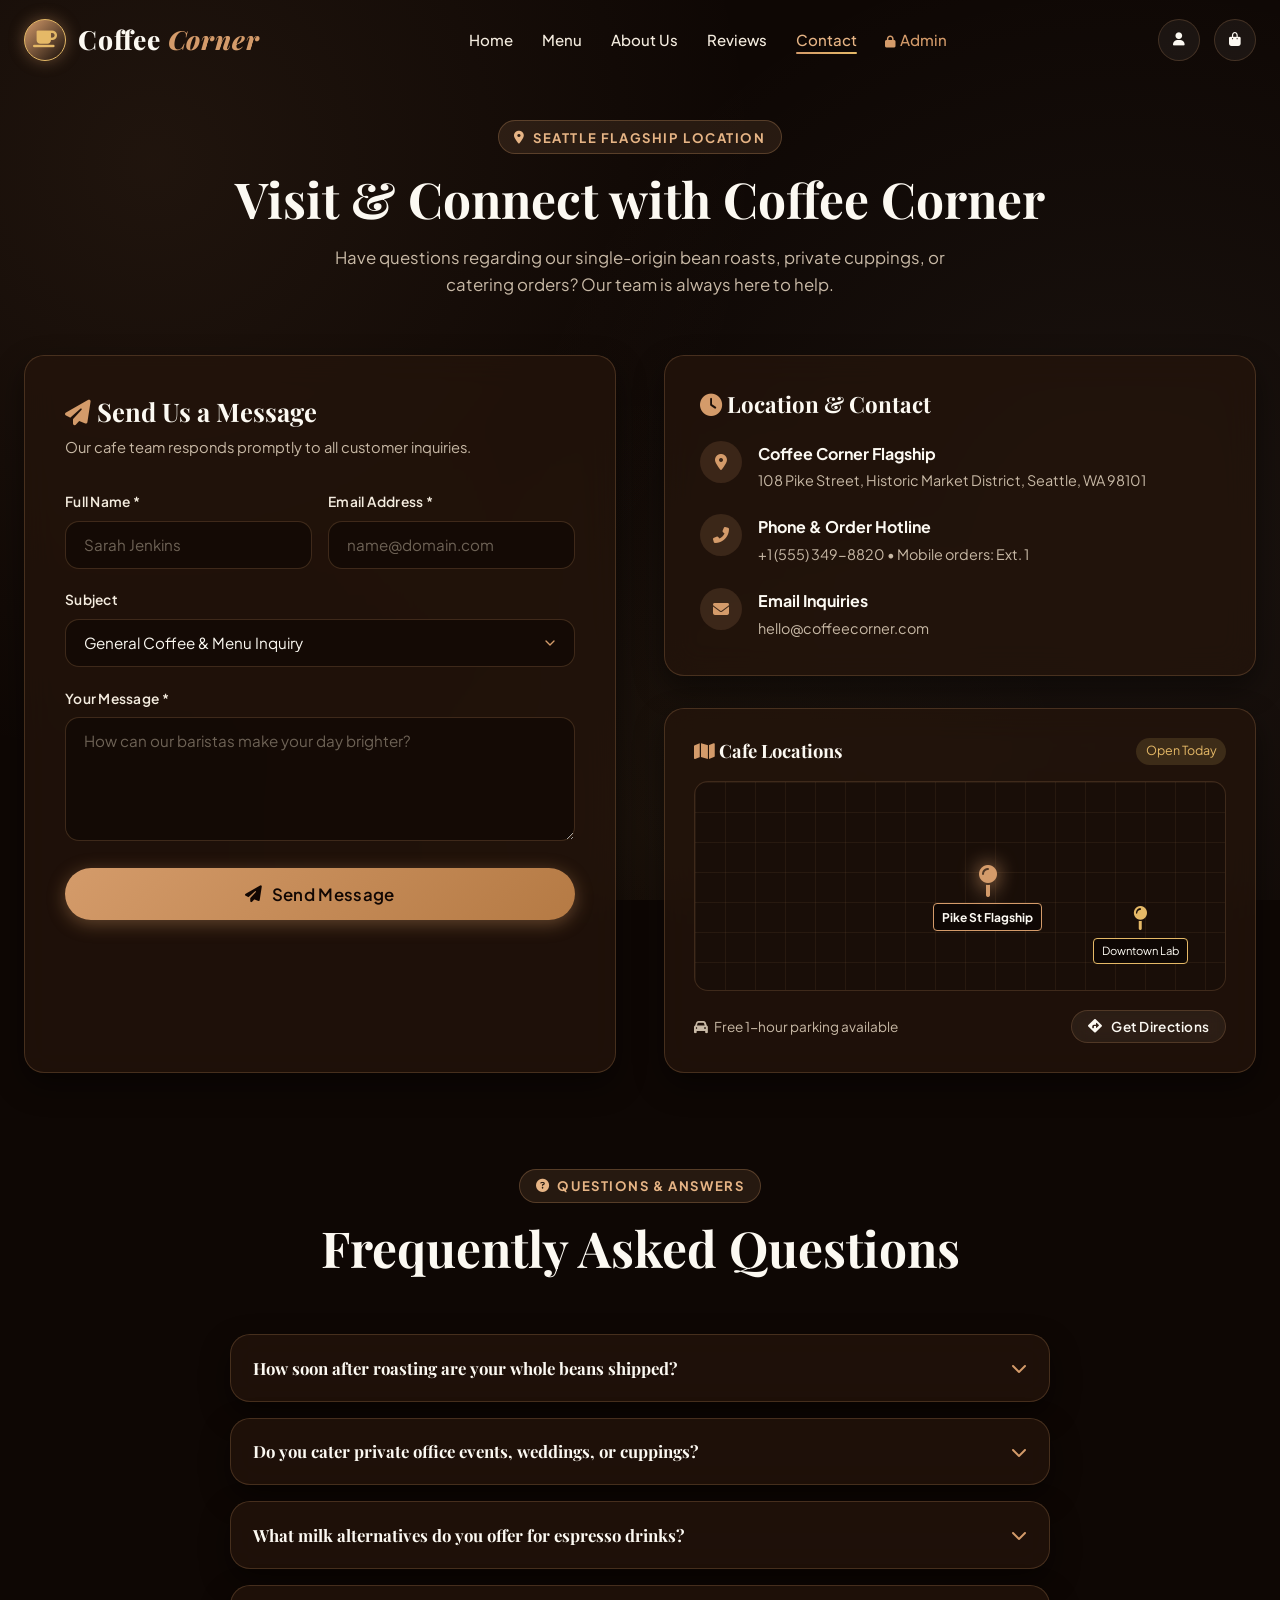
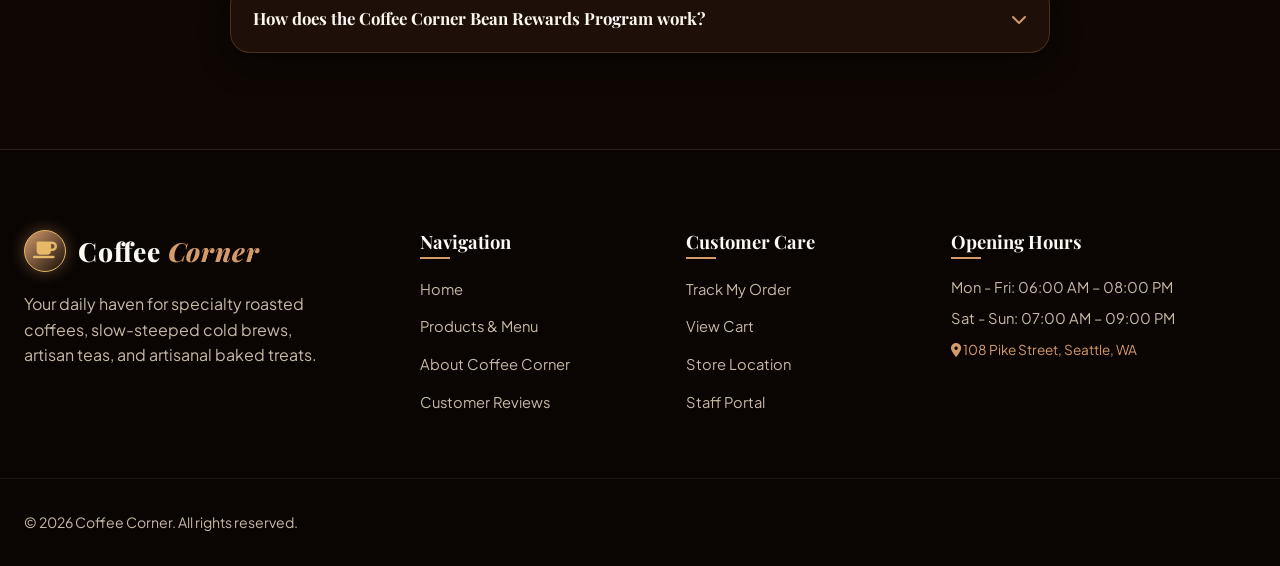
<file: coffee-corner/contact.html>
<!DOCTYPE html>
<html lang="en">
<head>
  <meta charset="UTF-8">
  <meta name="viewport" content="width=device-width, initial-scale=1.0">
  <title>Contact & Visit Us | Coffee Corner</title>
  <meta name="description" content="Get in touch with the Coffee Corner team, view cafe opening hours, telephone numbers, and interactive directions.">

  <!-- Google Fonts -->
  <link rel="preconnect" href="https://fonts.googleapis.com">
  <link rel="preconnect" href="https://fonts.gstatic.com" crossorigin>
  <link href="https://fonts.googleapis.com/css2?family=Cinzel:wght@600;700;800&family=Playfair+Display:ital,wght@0,500;0,700;0,800;1,600&family=Plus+Jakarta+Sans:wght@300;400;500;600;700;800&display=swap" rel="stylesheet">
  
  <!-- Font Awesome Icons -->
  <link rel="stylesheet" href="https://cdnjs.cloudflare.com/ajax/libs/font-awesome/6.4.0/css/all.min.css">
  
  <!-- Custom Stylesheet -->
  <link rel="stylesheet" href="assets/css/style.css">
</head>
<body>

  <!-- SITE HEADER & NAVIGATION -->
  <header class="site-header">
    <div class="container navbar">
      <a href="index.html" class="brand-logo">
        <div class="logo-icon"><i class="fas fa-coffee"></i></div>
        <span>Coffee <span class="accent">Corner</span></span>
      </a>

      <nav>
        <ul class="nav-links">
          <li><a href="index.html">Home</a></li>
          <li><a href="menu.html">Menu</a></li>
          <li><a href="about.html">About Us</a></li>
          <li><a href="feedback.html">Reviews</a></li>
          <li><a href="contact.html" class="active">Contact</a></li>
          <li><a href="admin.html" style="color: var(--caramel);"><i class="fas fa-lock" style="font-size:0.75rem; margin-right:4px;"></i>Admin</a></li>
        </ul>
      </nav>

      <div class="nav-actions">
        <button id="nav-user-btn" class="nav-action-btn" onclick="handleNavUserClick()" title="My Account">
          <i class="fas fa-user"></i>
        </button>
        <button class="nav-action-btn" onclick="openCartDrawer()" title="View Cart">
          <i class="fas fa-shopping-bag"></i>
          <span id="cart-badge" class="badge-counter" style="display:none;">0</span>
        </button>
        <button class="mobile-menu-toggle" aria-label="Toggle navigation menu">
          <i class="fas fa-bars"></i>
        </button>
      </div>
    </div>
  </header>

  <main style="padding-top: 7.5rem;">
    <!-- CONTACT HERO -->
    <section class="container" style="text-align: center; margin-bottom: 3.5rem;">
      <div class="section-tag"><i class="fas fa-location-dot"></i> Seattle Flagship Location</div>
      <h1 class="section-title">Visit & Connect with Coffee Corner</h1>
      <p class="section-subtitle">
        Have questions regarding our single-origin bean roasts, private cuppings, or catering orders? Our team is always here to help.
      </p>
    </section>

    <!-- CONTACT GRID: FORM + LOCATION DETAILS -->
    <section class="container" style="margin-bottom: 6rem;">
      <div style="display: grid; grid-template-columns: repeat(auto-fit, minmax(320px, 1fr)); gap: 3rem;">
        
        <!-- Contact Form Card -->
        <div class="glass-panel" style="padding: 2.5rem;">
          <h3 style="font-size: 1.6rem; margin-bottom: 0.5rem;"><i class="fas fa-paper-plane text-caramel"></i> Send Us a Message</h3>
          <p style="font-size: 0.92rem; color: var(--cream-muted); margin-bottom: 2rem;">
            Our cafe team responds promptly to all customer inquiries.
          </p>

          <form id="contact-form" onsubmit="handleContactSubmit(event)">
            <div style="display: grid; grid-template-columns: 1fr 1fr; gap: 1rem;">
              <div class="form-group">
                <label class="form-label">Full Name *</label>
                <input type="text" id="contact-name" required class="form-control" placeholder="Sarah Jenkins">
              </div>
              <div class="form-group">
                <label class="form-label">Email Address *</label>
                <input type="email" id="contact-email" required class="form-control" placeholder="name@domain.com">
              </div>
            </div>

            <div class="form-group">
              <label class="form-label">Subject</label>
              <select id="contact-subject" class="form-control">
                <option value="General Inquiry">General Coffee & Menu Inquiry</option>
                <option value="Wholesale & Catering">Office Catering & Event Bar</option>
                <option value="Private Tasting Event">Private Cupping & Barista Workshop</option>
                <option value="Order Support">Order & Delivery Assistance</option>
              </select>
            </div>

            <div class="form-group">
              <label class="form-label">Your Message *</label>
              <textarea id="contact-message" required rows="5" class="form-control" placeholder="How can our baristas make your day brighter?"></textarea>
            </div>

            <button type="submit" class="btn btn-primary btn-lg" style="width: 100%;">
              <i class="fas fa-paper-plane"></i> Send Message
            </button>
          </form>
        </div>

        <!-- Shop Info & Simulated Interactive Map -->
        <div style="display: flex; flex-direction: column; gap: 2rem;">
          <div class="glass-panel" style="padding: 2.2rem;">
            <h3 style="font-size: 1.4rem; margin-bottom: 1.4rem;"><i class="fas fa-clock text-caramel"></i> Location & Contact</h3>
            
            <div style="display: flex; gap: 1rem; margin-bottom: 1.4rem;">
              <div style="width:42px; height:42px; border-radius:50%; background:rgba(212,155,106,0.15); display:flex; align-items:center; justify-content:center; color:var(--caramel); flex-shrink:0;">
                <i class="fas fa-map-marker-alt"></i>
              </div>
              <div>
                <strong style="color:var(--cream); display:block; margin-bottom:0.2rem;">Coffee Corner Flagship</strong>
                <p style="font-size:0.9rem; line-height:1.5;">108 Pike Street, Historic Market District, Seattle, WA 98101</p>
              </div>
            </div>

            <div style="display: flex; gap: 1rem; margin-bottom: 1.4rem;">
              <div style="width:42px; height:42px; border-radius:50%; background:rgba(212,155,106,0.15); display:flex; align-items:center; justify-content:center; color:var(--caramel); flex-shrink:0;">
                <i class="fas fa-phone-alt"></i>
              </div>
              <div>
                <strong style="color:var(--cream); display:block; margin-bottom:0.2rem;">Phone & Order Hotline</strong>
                <p style="font-size:0.9rem;">+1 (555) 349-8820 • Mobile orders: Ext. 1</p>
              </div>
            </div>

            <div style="display: flex; gap: 1rem;">
              <div style="width:42px; height:42px; border-radius:50%; background:rgba(212,155,106,0.15); display:flex; align-items:center; justify-content:center; color:var(--caramel); flex-shrink:0;">
                <i class="fas fa-envelope"></i>
              </div>
              <div>
                <strong style="color:var(--cream); display:block; margin-bottom:0.2rem;">Email Inquiries</strong>
                <p style="font-size:0.9rem;">hello@coffeecorner.com</p>
              </div>
            </div>
          </div>

          <!-- Interactive Simulated Map Card -->
          <div class="glass-panel" style="padding: 1.8rem; flex-grow: 1;">
            <div style="display: flex; justify-content: space-between; align-items: center; margin-bottom: 1rem;">
              <h4 style="font-size: 1.15rem; margin: 0;"><i class="fas fa-map text-caramel"></i> Cafe Locations</h4>
              <span style="font-size: 0.78rem; color: var(--gold); background: rgba(229,185,103,0.15); padding: 0.2rem 0.6rem; border-radius: 9999px;">Open Today</span>
            </div>

            <div style="position: relative; width: 100%; height: 210px; border-radius: var(--radius-md); overflow: hidden; background: #190e08; border: 1px solid rgba(212,155,106,0.2); display: flex; align-items: center; justify-content: center;">
              <div style="position:absolute; width:100%; height:100%; background-image: linear-gradient(rgba(212,155,106,0.08) 1px, transparent 1px), linear-gradient(90deg, rgba(212,155,106,0.08) 1px, transparent 1px); background-size: 30px 30px;"></div>
              
              <!-- Location Pin 1 -->
              <div style="position: absolute; top: 40%; left: 45%; text-align: center; cursor: pointer;" onclick="showToast('Selected: Coffee Corner Pike St Flagship')">
                <i class="fas fa-map-pin text-caramel" style="font-size: 2rem; filter: drop-shadow(0 0 10px var(--caramel)); animation: floatSubtle 2s infinite;"></i>
                <div style="background: rgba(14,7,4,0.92); padding: 0.2rem 0.5rem; border-radius: 4px; border: 1px solid var(--caramel); font-size: 0.75rem; font-weight: 700; white-space: nowrap; margin-top: 4px;">Pike St Flagship</div>
              </div>

              <!-- Location Pin 2 -->
              <div style="position: absolute; top: 60%; left: 75%; text-align: center; cursor: pointer;" onclick="showToast('Selected: Coffee Corner Downtown Lab')">
                <i class="fas fa-map-pin text-gold" style="font-size: 1.5rem;"></i>
                <div style="background: rgba(14,7,4,0.92); padding: 0.2rem 0.5rem; border-radius: 4px; border: 1px solid var(--gold); font-size: 0.7rem; white-space: nowrap; margin-top: 4px;">Downtown Lab</div>
              </div>
            </div>

            <div style="display:flex; justify-content:space-between; align-items:center; margin-top:1.2rem;">
              <span style="font-size:0.85rem; color:var(--cream-muted);"><i class="fas fa-car" style="margin-right:4px;"></i> Free 1-hour parking available</span>
              <button class="btn btn-secondary btn-sm" onclick="showToast('Directions sent to navigation!')">
                <i class="fas fa-directions"></i> Get Directions
              </button>
            </div>
          </div>
        </div>

      </div>
    </section>

    <!-- FAQ ACCORDION -->
    <section id="faq" class="container" style="margin-bottom: 6rem;">
      <div style="text-align: center; margin-bottom: 3.5rem;">
        <div class="section-tag"><i class="fas fa-circle-question"></i> Questions & Answers</div>
        <h2 class="section-title">Frequently Asked Questions</h2>
      </div>

      <div style="max-width: 820px; margin: 0 auto; display: flex; flex-direction: column; gap: 1rem;">
        <div class="glass-panel" style="padding: 1.4rem; cursor: pointer;" onclick="toggleFaq(this)">
          <div style="display: flex; justify-content: space-between; align-items: center;">
            <h4 style="font-size: 1.05rem; margin: 0;">How soon after roasting are your whole beans shipped?</h4>
            <i class="fas fa-chevron-down text-caramel faq-icon" style="transition: transform 0.25s ease;"></i>
          </div>
          <div class="faq-content" style="display: none; padding-top: 1rem; color: var(--cream-muted); font-size: 0.92rem; line-height: 1.6;">
            We roast in small batches 4 mornings each week. Online orders are packaged within 24 hours of roasting and shipped in one-way degassing valve bags to guarantee peak freshness.
          </div>
        </div>

        <div class="glass-panel" style="padding: 1.4rem; cursor: pointer;" onclick="toggleFaq(this)">
          <div style="display: flex; justify-content: space-between; align-items: center;">
            <h4 style="font-size: 1.05rem; margin: 0;">Do you cater private office events, weddings, or cuppings?</h4>
            <i class="fas fa-chevron-down text-caramel faq-icon" style="transition: transform 0.25s ease;"></i>
          </div>
          <div class="faq-content" style="display: none; padding-top: 1rem; color: var(--cream-muted); font-size: 0.92rem; line-height: 1.6;">
            Yes! We operate a bespoke mobile espresso bar complete with commercial dual-boiler machines and certified baristas for up to 300 guests. Contact us via the form above for bookings.
          </div>
        </div>

        <div class="glass-panel" style="padding: 1.4rem; cursor: pointer;" onclick="toggleFaq(this)">
          <div style="display: flex; justify-content: space-between; align-items: center;">
            <h4 style="font-size: 1.05rem; margin: 0;">What milk alternatives do you offer for espresso drinks?</h4>
            <i class="fas fa-chevron-down text-caramel faq-icon" style="transition: transform 0.25s ease;"></i>
          </div>
          <div class="faq-content" style="display: none; padding-top: 1rem; color: var(--cream-muted); font-size: 0.92rem; line-height: 1.6;">
            We stock barista-grade Oatly Oat Milk, Organic Almond Milk, Coconut Milk, and Soy Milk. All steam smoothly into velvety microfoam ideal for latte art.
          </div>
        </div>

        <div class="glass-panel" style="padding: 1.4rem; cursor: pointer;" onclick="toggleFaq(this)">
          <div style="display: flex; justify-content: space-between; align-items: center;">
            <h4 style="font-size: 1.05rem; margin: 0;">How does the Coffee Corner Bean Rewards Program work?</h4>
            <i class="fas fa-chevron-down text-caramel faq-icon" style="transition: transform 0.25s ease;"></i>
          </div>
          <div class="faq-content" style="display: none; padding-top: 1rem; color: var(--cream-muted); font-size: 0.92rem; line-height: 1.6;">
            Every dollar spent earns you 10 Bean points. When you register, you receive 100 bonus beans! Beans can be redeemed in your dashboard for free specialty drinks, pastries, or whole-bean bags.
          </div>
        </div>
      </div>
    </section>
  </main>

  <!-- FOOTER -->
  <footer class="site-footer">
    <div class="container footer-grid">
      <div class="footer-brand">
        <a href="index.html" class="brand-logo">
          <div class="logo-icon"><i class="fas fa-coffee"></i></div>
          <span>Coffee <span class="accent">Corner</span></span>
        </a>
        <p>Your daily haven for specialty roasted coffees, slow-steeped cold brews, artisan teas, and artisanal baked treats.</p>
      </div>
      <div class="footer-column">
        <h4>Navigation</h4>
        <ul class="footer-links-list">
          <li><a href="index.html">Home</a></li>
          <li><a href="menu.html">Products & Menu</a></li>
          <li><a href="about.html">About Coffee Corner</a></li>
          <li><a href="feedback.html">Customer Reviews</a></li>
        </ul>
      </div>
      <div class="footer-column">
        <h4>Customer Care</h4>
        <ul class="footer-links-list">
          <li><a href="orders.html">Track My Order</a></li>
          <li><a href="cart.html">View Cart</a></li>
          <li><a href="contact.html">Store Location</a></li>
          <li><a href="admin.html">Staff Portal</a></li>
        </ul>
      </div>
      <div class="footer-column">
        <h4>Opening Hours</h4>
        <p style="font-size:0.92rem; margin-bottom:0.5rem;">Mon - Fri: 06:00 AM – 08:00 PM</p>
        <p style="font-size:0.92rem; margin-bottom:0.5rem;">Sat - Sun: 07:00 AM – 09:00 PM</p>
        <p style="font-size:0.85rem; color:var(--caramel);"><i class="fas fa-map-marker-alt"></i> 108 Pike Street, Seattle, WA</p>
      </div>
    </div>
    <div class="container footer-bottom">
      <p>&copy; 2026 Coffee Corner. All rights reserved.</p>
    </div>
  </footer>

  <!-- GLOBAL SLIDE-OVER CART DRAWER -->
  <div id="cart-drawer-overlay" class="cart-drawer-overlay">
    <div class="cart-drawer">
      <div class="cart-header">
        <h3 style="font-size: 1.25rem; font-family: var(--font-serif);"><i class="fas fa-shopping-bag text-caramel"></i> Your Order</h3>
        <button class="modal-close-btn" onclick="closeCartDrawer()"><i class="fas fa-times"></i></button>
      </div>
      <div id="cart-drawer-items" class="cart-items-container"></div>
      <div class="cart-footer">
        <div class="cart-summary-line total">
          <span>Estimated Total</span>
          <span id="cart-drawer-total" class="text-gold">$0.00</span>
        </div>
        <div style="display:flex; gap:0.8rem;">
          <a href="cart.html" class="btn btn-secondary" style="flex:1;">Full Cart</a>
          <button class="btn btn-primary" style="flex:1.4;" onclick="proceedToCheckout()">Checkout</button>
        </div>
      </div>
    </div>
  </div>

  <!-- SCRIPTS -->
  <script src="assets/js/db.js"></script>
  <script src="assets/js/app.js"></script>
  <script>
    function handleContactSubmit(e) {
      e.preventDefault();
      const name = document.getElementById('contact-name').value;
      showToast(`Thank you, ${name}! Your message has been received by Coffee Corner.`);
      e.target.reset();
    }

    function toggleFaq(el) {
      const content = el.querySelector('.faq-content');
      const icon = el.querySelector('.faq-icon');
      if (content.style.display === 'block') {
        content.style.display = 'none';
        icon.style.transform = 'rotate(0deg)';
      } else {
        content.style.display = 'block';
        icon.style.transform = 'rotate(180deg)';
      }
    }
  </script>
</body>
</html>
</file>
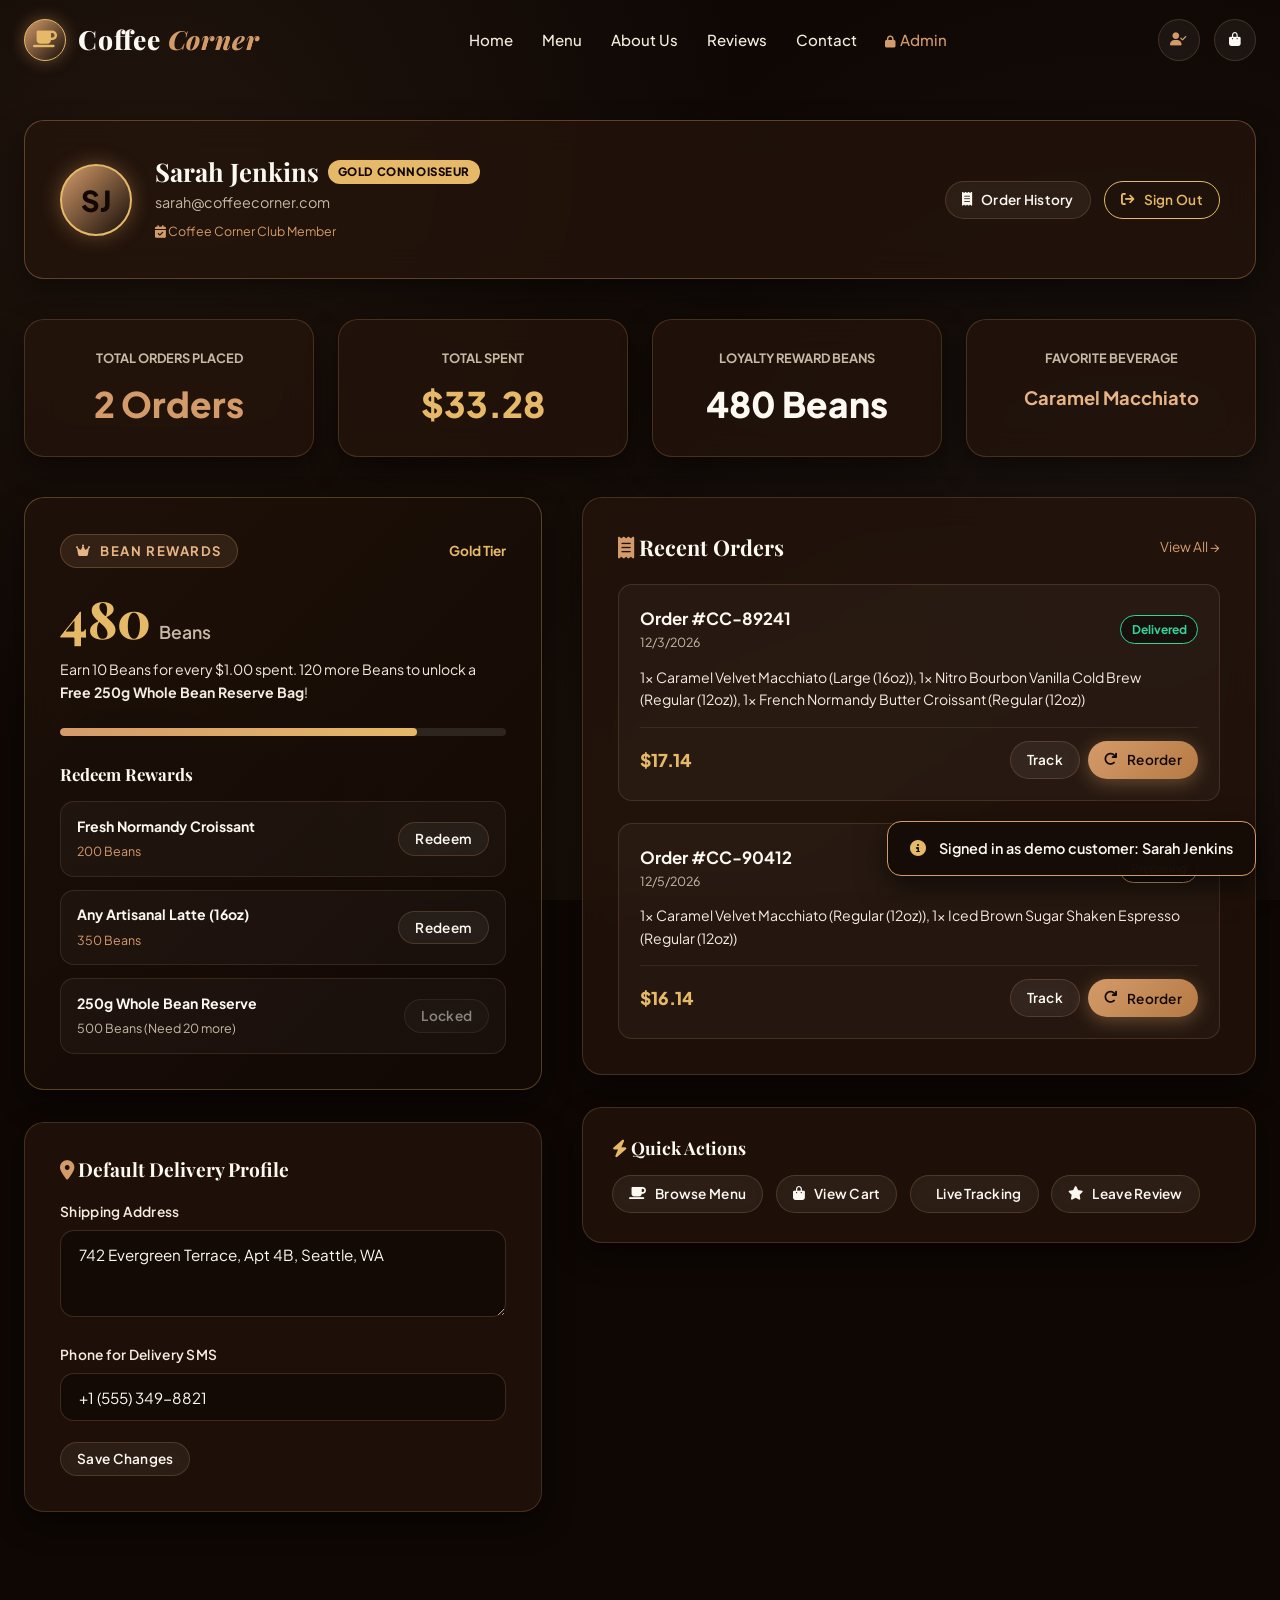
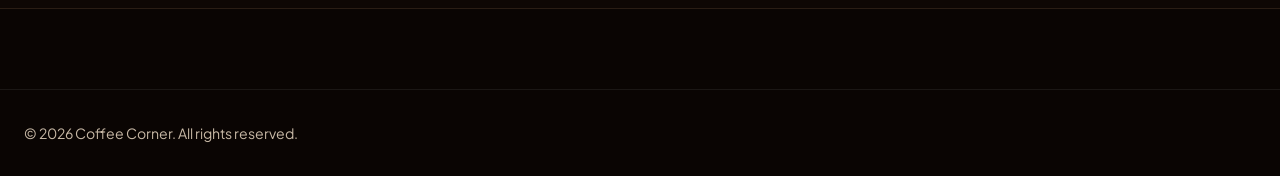
<file: coffee-corner/dashboard.html>
<!DOCTYPE html>
<html lang="en">
<head>
  <meta charset="UTF-8">
  <meta name="viewport" content="width=device-width, initial-scale=1.0">
  <title>Customer Dashboard | Coffee Corner</title>
  <meta name="description" content="Manage your Coffee Corner profile, track loyalty beans, review order statistics, and check recent deliveries.">

  <!-- Google Fonts -->
  <link rel="preconnect" href="https://fonts.googleapis.com">
  <link rel="preconnect" href="https://fonts.gstatic.com" crossorigin>
  <link href="https://fonts.googleapis.com/css2?family=Cinzel:wght@600;700;800&family=Playfair+Display:ital,wght@0,500;0,700;0,800;1,600&family=Plus+Jakarta+Sans:wght@300;400;500;600;700;800&display=swap" rel="stylesheet">
  
  <!-- Font Awesome Icons -->
  <link rel="stylesheet" href="https://cdnjs.cloudflare.com/ajax/libs/font-awesome/6.4.0/css/all.min.css">
  
  <!-- Custom Stylesheet -->
  <link rel="stylesheet" href="assets/css/style.css">
</head>
<body>

  <!-- SITE HEADER & NAVIGATION -->
  <header class="site-header">
    <div class="container navbar">
      <a href="index.html" class="brand-logo">
        <div class="logo-icon"><i class="fas fa-coffee"></i></div>
        <span>Coffee <span class="accent">Corner</span></span>
      </a>

      <nav>
        <ul class="nav-links">
          <li><a href="index.html">Home</a></li>
          <li><a href="menu.html">Menu</a></li>
          <li><a href="about.html">About Us</a></li>
          <li><a href="feedback.html">Reviews</a></li>
          <li><a href="contact.html">Contact</a></li>
          <li><a href="admin.html" style="color: var(--caramel);"><i class="fas fa-lock" style="font-size:0.75rem; margin-right:4px;"></i>Admin</a></li>
        </ul>
      </nav>

      <div class="nav-actions">
        <button id="nav-user-btn" class="nav-action-btn" onclick="handleNavUserClick()" title="My Account">
          <i class="fas fa-user-check text-caramel"></i>
        </button>
        <button class="nav-action-btn" onclick="openCartDrawer()" title="View Cart">
          <i class="fas fa-shopping-bag"></i>
          <span id="cart-badge" class="badge-counter" style="display:none;">0</span>
        </button>
        <button class="mobile-menu-toggle" aria-label="Toggle navigation menu">
          <i class="fas fa-bars"></i>
        </button>
      </div>
    </div>
  </header>

  <main style="padding-top: 7.5rem; min-height: 80vh;">
    <div class="container" style="margin-bottom: 5rem;">
      
      <!-- USER PROFILE HEADER -->
      <div class="glass-panel" style="padding: 2.2rem; margin-bottom: 2.5rem; border-color: rgba(212,155,106,0.35);">
        <div style="display: flex; justify-content: space-between; align-items: center; flex-wrap: wrap; gap: 1.5rem;">
          <div style="display: flex; align-items: center; gap: 1.4rem;">
            <div style="width: 72px; height: 72px; border-radius: 50%; background: linear-gradient(135deg, var(--caramel), var(--coffee-dark)); border: 2px solid var(--gold); display: flex; align-items: center; justify-content: center; font-size: 1.8rem; font-weight: 800; color: #120703; box-shadow: 0 0 20px rgba(212,155,106,0.4);">
              <span id="dash-avatar-initials">SJ</span>
            </div>
            <div>
              <div style="display: flex; align-items: center; gap: 0.6rem; margin-bottom: 0.2rem;">
                <h2 id="dash-user-name" style="font-size: 1.6rem; margin: 0;">Sarah Jenkins</h2>
                <span class="promo-badge" style="margin: 0; padding: 0.2rem 0.6rem; font-size: 0.72rem;">Gold Connoisseur</span>
              </div>
              <p id="dash-user-email" style="font-size: 0.9rem; color: var(--cream-muted); margin-bottom: 0.2rem;">sarah@coffeecorner.com</p>
              <span style="font-size: 0.78rem; color: var(--caramel);"><i class="fas fa-calendar-check"></i> Coffee Corner Club Member</span>
            </div>
          </div>

          <div style="display: flex; gap: 0.8rem; flex-wrap: wrap;">
            <a href="orders.html" class="btn btn-secondary btn-sm"><i class="fas fa-receipt"></i> Order History</a>
            <button class="btn btn-outline-gold btn-sm" onclick="handleCustomerLogout()"><i class="fas fa-arrow-right-from-bracket"></i> Sign Out</button>
          </div>
        </div>
      </div>

      <!-- CUSTOMER ORDER STATISTICS CARDS -->
      <div style="display: grid; grid-template-columns: repeat(auto-fit, minmax(200px, 1fr)); gap: 1.5rem; margin-bottom: 2.5rem;">
        <div class="glass-panel" style="padding: 1.5rem; text-align: center;">
          <span style="font-size: 0.8rem; color: var(--cream-muted); text-transform: uppercase; font-weight: 700;">Total Orders Placed</span>
          <div id="dash-stat-orders" style="font-size: 2.2rem; font-weight: 800; color: var(--caramel); margin-top: 0.4rem;">2 Orders</div>
        </div>
        <div class="glass-panel" style="padding: 1.5rem; text-align: center;">
          <span style="font-size: 0.8rem; color: var(--cream-muted); text-transform: uppercase; font-weight: 700;">Total Spent</span>
          <div id="dash-stat-spent" style="font-size: 2.2rem; font-weight: 800; color: var(--gold); margin-top: 0.4rem;">$33.28</div>
        </div>
        <div class="glass-panel" style="padding: 1.5rem; text-align: center;">
          <span style="font-size: 0.8rem; color: var(--cream-muted); text-transform: uppercase; font-weight: 700;">Loyalty Reward Beans</span>
          <div id="dash-stat-beans" style="font-size: 2.2rem; font-weight: 800; color: var(--cream); margin-top: 0.4rem;">480 Beans</div>
        </div>
        <div class="glass-panel" style="padding: 1.5rem; text-align: center;">
          <span style="font-size: 0.8rem; color: var(--cream-muted); text-transform: uppercase; font-weight: 700;">Favorite Beverage</span>
          <div style="font-size: 1.15rem; font-weight: 700; color: var(--caramel-light); margin-top: 0.8rem;">Caramel Macchiato</div>
        </div>
      </div>

      <!-- DASHBOARD GRID: REWARDS + RECENT ORDERS -->
      <div style="display: grid; grid-template-columns: 1fr 1.3fr; gap: 2.5rem; margin-bottom: 3rem;">
        
        <!-- COLUMN 1: VIP BEAN REWARDS & SAVED ADDRESS -->
        <div style="display: flex; flex-direction: column; gap: 2rem;">
          <div class="glass-panel" style="padding: 2.2rem; border-color: rgba(229,185,103,0.3); background: linear-gradient(135deg, rgba(32,18,10,0.85), rgba(18,9,4,0.92));">
            <div style="display: flex; justify-content: space-between; align-items: center; margin-bottom: 1.2rem;">
              <span class="section-tag" style="margin: 0;"><i class="fas fa-crown"></i> Bean Rewards</span>
              <span style="font-size: 0.85rem; color: var(--gold); font-weight: 700;">Gold Tier</span>
            </div>

            <div style="display: flex; align-items: baseline; gap: 0.5rem; margin-bottom: 0.5rem;">
              <h1 id="dash-loyalty-points" style="font-size: 3.2rem; font-weight: 800; color: var(--gold); margin: 0;">480</h1>
              <span style="color: var(--cream-muted); font-size: 1.1rem; font-weight: 600;">Beans</span>
            </div>
            <p style="font-size: 0.88rem; color: var(--cream-soft); margin-bottom: 1.5rem;">
              Earn 10 Beans for every $1.00 spent. 120 more Beans to unlock a <strong>Free 250g Whole Bean Reserve Bag</strong>!
            </p>

            <!-- Progress Bar -->
            <div style="background: rgba(255,255,255,0.1); height: 8px; border-radius: 9999px; overflow: hidden; margin-bottom: 1.8rem;">
              <div style="background: linear-gradient(90deg, var(--caramel), var(--gold)); width: 80%; height: 100%; border-radius: 9999px;"></div>
            </div>

            <!-- Redeemable Rewards List -->
            <h4 style="font-size: 1.05rem; margin-bottom: 1rem; color: var(--cream);">Redeem Rewards</h4>
            
            <div style="display: flex; flex-direction: column; gap: 0.8rem;">
              <div style="background: rgba(255,255,255,0.03); border: 1px solid rgba(212,155,106,0.15); border-radius: var(--radius-md); padding: 0.8rem 1rem; display: flex; align-items: center; justify-content: space-between;">
                <div>
                  <strong style="font-size: 0.88rem; display: block; color: var(--cream);">Fresh Normandy Croissant</strong>
                  <span style="font-size: 0.78rem; color: var(--caramel);">200 Beans</span>
                </div>
                <button class="btn btn-secondary btn-sm" onclick="showToast('200 Beans redeemed for French Croissant! Applied to cart.')">Redeem</button>
              </div>

              <div style="background: rgba(255,255,255,0.03); border: 1px solid rgba(212,155,106,0.15); border-radius: var(--radius-md); padding: 0.8rem 1rem; display: flex; align-items: center; justify-content: space-between;">
                <div>
                  <strong style="font-size: 0.88rem; display: block; color: var(--cream);">Any Artisanal Latte (16oz)</strong>
                  <span style="font-size: 0.78rem; color: var(--caramel);">350 Beans</span>
                </div>
                <button class="btn btn-secondary btn-sm" onclick="showToast('350 Beans redeemed for Artisanal Latte voucher!')">Redeem</button>
              </div>

              <div style="background: rgba(255,255,255,0.03); border: 1px solid rgba(212,155,106,0.15); border-radius: var(--radius-md); padding: 0.8rem 1rem; display: flex; align-items: center; justify-content: space-between;">
                <div>
                  <strong style="font-size: 0.88rem; display: block; color: var(--cream);">250g Whole Bean Reserve</strong>
                  <span style="font-size: 0.78rem; color: var(--cream-muted);">500 Beans (Need 20 more)</span>
                </div>
                <button class="btn btn-secondary btn-sm" disabled style="opacity: 0.5;">Locked</button>
              </div>
            </div>
          </div>

          <!-- SAVED ADDRESSES -->
          <div class="glass-panel" style="padding: 2.2rem;">
            <h3 style="font-size: 1.2rem; margin-bottom: 1.2rem;">
              <i class="fas fa-location-dot text-caramel"></i> Default Delivery Profile
            </h3>
            <form onsubmit="handleUpdateAddress(event)">
              <div class="form-group">
                <label class="form-label">Shipping Address</label>
                <textarea id="dash-address" rows="3" class="form-control">742 Evergreen Terrace, Apt 4B, Seattle, WA</textarea>
              </div>
              <div class="form-group">
                <label class="form-label">Phone for Delivery SMS</label>
                <input type="text" id="dash-phone" class="form-control" value="+1 (555) 349-8821">
              </div>
              <button type="submit" class="btn btn-secondary btn-sm">Save Changes</button>
            </form>
          </div>
        </div>

        <!-- COLUMN 2: RECENT ORDERS & QUICK LINKS -->
        <div style="display: flex; flex-direction: column; gap: 2rem;">
          <div class="glass-panel" style="padding: 2.2rem;">
            <div style="display: flex; justify-content: space-between; align-items: center; margin-bottom: 1.5rem;">
              <h3 style="font-size: 1.35rem; margin: 0;"><i class="fas fa-receipt text-caramel"></i> Recent Orders</h3>
              <a href="orders.html" style="font-size: 0.85rem; color: var(--caramel);">View All &rarr;</a>
            </div>

            <div id="dash-orders-container" style="display: flex; flex-direction: column; gap: 1.4rem;">
              <!-- Dynamically populated via JS -->
            </div>
          </div>

          <!-- Quick Navigation Links -->
          <div class="glass-panel" style="padding: 1.8rem;">
            <h4 style="font-size: 1.1rem; margin-bottom: 1rem;"><i class="fas fa-bolt text-gold"></i> Quick Actions</h4>
            <div style="display: flex; gap: 0.8rem; flex-wrap: wrap;">
              <a href="menu.html" class="btn btn-secondary btn-sm"><i class="fas fa-coffee"></i> Browse Menu</a>
              <a href="cart.html" class="btn btn-secondary btn-sm"><i class="fas fa-shopping-bag"></i> View Cart</a>
              <a href="orders.html" class="btn btn-secondary btn-sm"><i class="fas fa-radar"></i> Live Tracking</a>
              <a href="feedback.html" class="btn btn-secondary btn-sm"><i class="fas fa-star"></i> Leave Review</a>
            </div>
          </div>
        </div>

      </div>

    </div>
  </main>

  <!-- FOOTER -->
  <footer class="site-footer">
    <div class="container footer-bottom">
      <p>&copy; 2026 Coffee Corner. All rights reserved.</p>
    </div>
  </footer>

  <!-- GLOBAL SLIDE-OVER CART DRAWER -->
  <div id="cart-drawer-overlay" class="cart-drawer-overlay">
    <div class="cart-drawer">
      <div class="cart-header">
        <h3 style="font-size: 1.25rem; font-family: var(--font-serif);"><i class="fas fa-shopping-bag text-caramel"></i> Your Order</h3>
        <button class="modal-close-btn" onclick="closeCartDrawer()"><i class="fas fa-times"></i></button>
      </div>
      <div id="cart-drawer-items" class="cart-items-container"></div>
      <div class="cart-footer">
        <div class="cart-summary-line total">
          <span>Estimated Total</span>
          <span id="cart-drawer-total" class="text-gold">$0.00</span>
        </div>
        <div style="display:flex; gap:0.8rem;">
          <a href="cart.html" class="btn btn-secondary" style="flex:1;">Full Cart</a>
          <button class="btn btn-primary" style="flex:1.4;" onclick="proceedToCheckout()">Checkout</button>
        </div>
      </div>
    </div>
  </div>

  <!-- SCRIPTS -->
  <script src="assets/js/db.js"></script>
  <script src="assets/js/app.js"></script>
  <script>
    document.addEventListener('DOMContentLoaded', () => {
      let user = window.DB.getCurrentUser();
      
      if (!user) {
        const res = window.DB.login('sarah@coffeecorner.com', 'password123');
        if (res.success) {
          user = res.user;
          showToast('Signed in as demo customer: Sarah Jenkins', 'info');
        }
      }

      if (user) {
        document.getElementById('dash-user-name').textContent = user.full_name;
        document.getElementById('dash-user-email').textContent = user.email;
        document.getElementById('dash-avatar-initials').textContent = user.full_name.split(' ').map(n=>n[0]).join('');
        document.getElementById('dash-loyalty-points').textContent = user.loyalty_points || 480;
        document.getElementById('dash-stat-beans').textContent = `${user.loyalty_points || 480} Beans`;
        if (user.address) document.getElementById('dash-address').value = user.address;
        if (user.phone) document.getElementById('dash-phone').value = user.phone;

        renderDashboardOrders(user.customer_id);
      }
    });

    function renderDashboardOrders(customerId) {
      const container = document.getElementById('dash-orders-container');
      if (!container) return;

      const orders = window.DB.getOrders(customerId);
      const totalSpent = orders.reduce((sum, o) => sum + o.total_amount, 0);
      
      const ordersStatEl = document.getElementById('dash-stat-orders');
      const spentStatEl = document.getElementById('dash-stat-spent');
      if (ordersStatEl) ordersStatEl.textContent = `${orders.length} Orders`;
      if (spentStatEl) spentStatEl.textContent = `$${totalSpent.toFixed(2)}`;

      if (orders.length === 0) {
        container.innerHTML = `<p style="color:var(--cream-muted);">No orders placed yet. Explore our menu to place your first order!</p>`;
        return;
      }

      container.innerHTML = orders.slice(0, 3).map(order => {
        let badgeColor = 'var(--warning)';
        if (order.order_status === 'Delivered') badgeColor = 'var(--success-green)';
        if (order.order_status === 'Preparing') badgeColor = 'var(--caramel)';

        return `
          <div style="background: rgba(255,255,255,0.03); border: 1px solid rgba(212,155,106,0.18); border-radius: var(--radius-md); padding: 1.3rem;">
            <div style="display: flex; justify-content: space-between; align-items: center; margin-bottom: 0.8rem;">
              <div>
                <strong style="color: var(--cream); font-size: 1.05rem;">Order #${order.order_number}</strong>
                <span style="font-size: 0.78rem; color: var(--cream-muted); display: block;">${new Date(order.created_at).toLocaleDateString()}</span>
              </div>
              <span style="background: rgba(0,0,0,0.4); border: 1px solid ${badgeColor}; color: ${badgeColor}; padding: 0.25rem 0.65rem; border-radius: 9999px; font-size: 0.75rem; font-weight: 700;">
                ${order.order_status}
              </span>
            </div>

            <div style="font-size: 0.88rem; color: var(--cream-soft); margin-bottom: 1rem;">
              ${order.items.map(i => `${i.quantity}x ${i.item_name} (${i.cup_size || 'Reg'})`).join(', ')}
            </div>

            <div style="display: flex; justify-content: space-between; align-items: center; border-top: 1px solid rgba(255,255,255,0.08); padding-top: 0.8rem;">
              <span style="font-size: 1.1rem; font-weight: 800; color: var(--gold);">$${order.total_amount.toFixed(2)}</span>
              <div style="display: flex; gap: 0.5rem;">
                <a href="orders.html" class="btn btn-secondary btn-sm">Track</a>
                <button class="btn btn-primary btn-sm" onclick="reorderItems(${order.order_id})"><i class="fas fa-redo"></i> Reorder</button>
              </div>
            </div>
          </div>
        `;
      }).join('');
    }

    function reorderItems(orderId) {
      const order = window.DB.getOrderById(orderId);
      if (!order) return;
      order.items.forEach(i => {
        const menuItem = window.DB.getMenuItemById(i.item_id);
        if (menuItem) {
          window.DB.addToCart(menuItem, {
            cup_size: i.cup_size,
            milk_choice: i.milk_choice,
            sweetness: i.sweetness
          }, i.quantity);
        }
      });
      showToast('Items added to cart!');
      openCartDrawer();
    }

    function handleUpdateAddress(e) {
      e.preventDefault();
      const user = window.DB.getCurrentUser();
      if (!user) return;
      const address = document.getElementById('dash-address').value;
      const phone = document.getElementById('dash-phone').value;

      window.DB.updateCustomer(user.customer_id, { address, phone });
      showToast('Delivery profile updated successfully!');
    }
  </script>
</body>
</html>
</file>
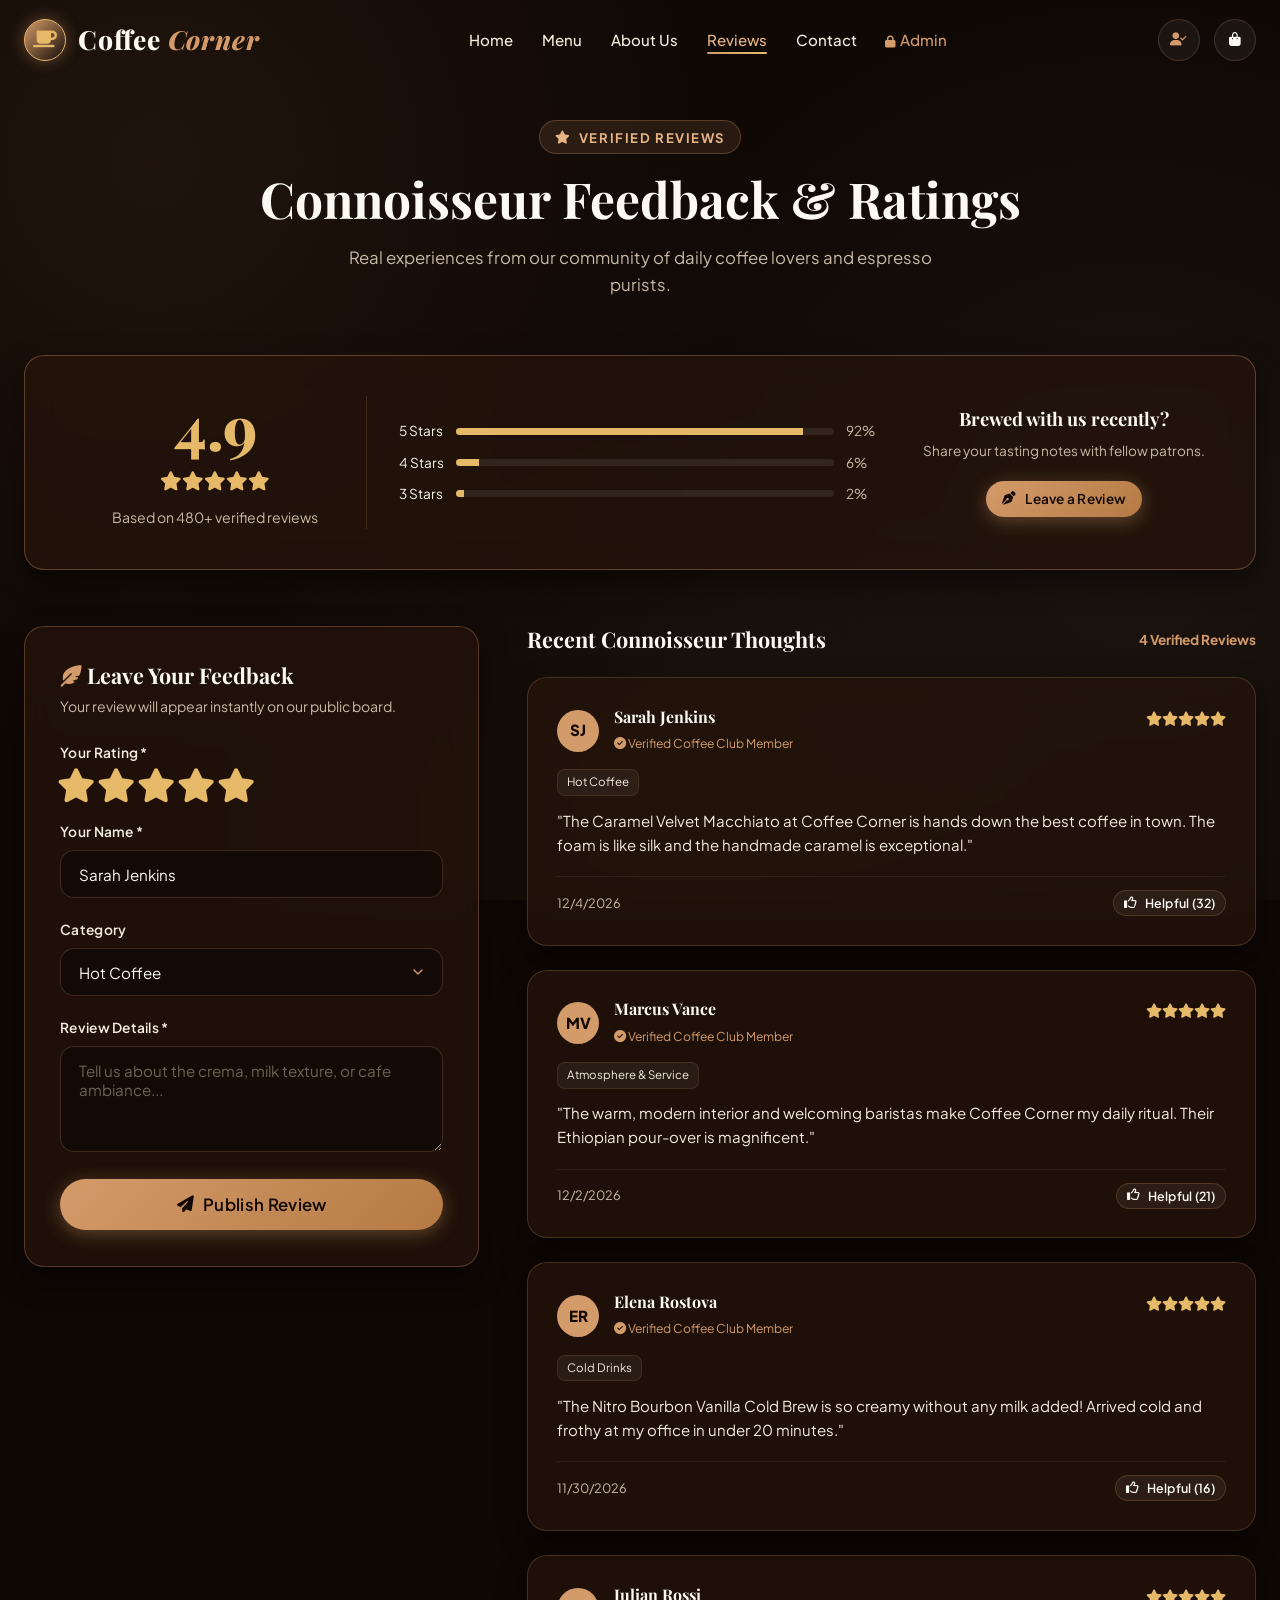
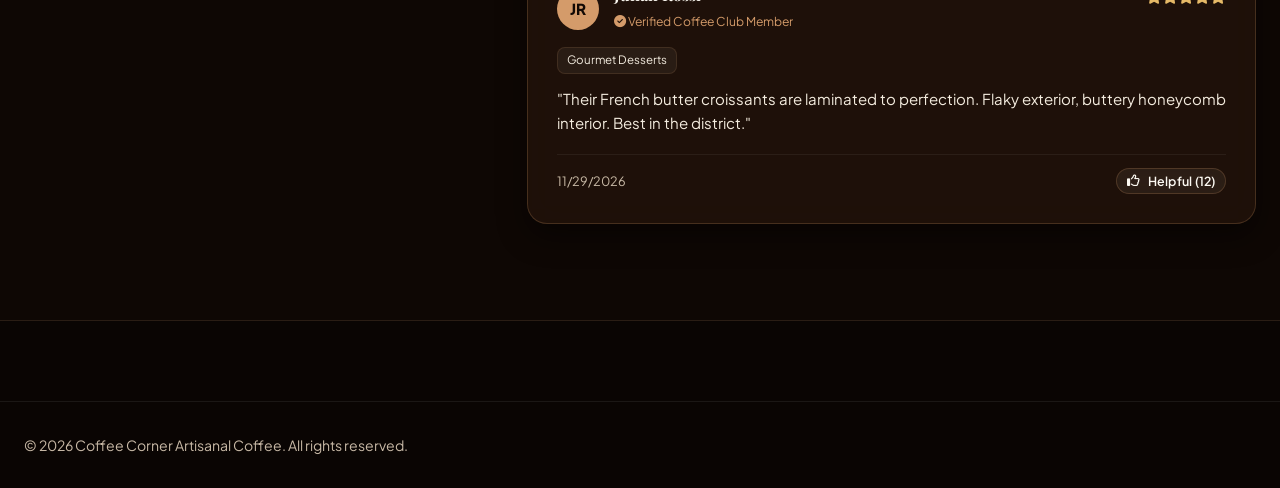
<file: coffee-corner/feedback.html>
<!DOCTYPE html>
<html lang="en">
<head>
  <meta charset="UTF-8">
  <meta name="viewport" content="width=device-width, initial-scale=1.0">
  <title>Customer Reviews & Feedback | Coffee Corner</title>
  <meta name="description" content="Read reviews from coffee connoisseurs and share your experience with our roasts, baristas, and artisanal atmosphere.">

  <!-- Google Fonts -->
  <link rel="preconnect" href="https://fonts.googleapis.com">
  <link rel="preconnect" href="https://fonts.gstatic.com" crossorigin>
  <link href="https://fonts.googleapis.com/css2?family=Cinzel:wght@600;700;800&family=Playfair+Display:ital,wght@0,500;0,700;0,800;1,600&family=Plus+Jakarta+Sans:wght@300;400;500;600;700;800&display=swap" rel="stylesheet">
  
  <!-- Font Awesome Icons -->
  <link rel="stylesheet" href="https://cdnjs.cloudflare.com/ajax/libs/font-awesome/6.4.0/css/all.min.css">
  
  <!-- Custom Stylesheet -->
  <link rel="stylesheet" href="assets/css/style.css">
</head>
<body>

  <!-- SITE HEADER & NAVIGATION -->
  <header class="site-header">
    <div class="container navbar">
      <a href="index.html" class="brand-logo">
        <div class="logo-icon"><i class="fas fa-coffee"></i></div>
        <span>Coffee <span class="accent">Corner</span></span>
      </a>

      <nav>
        <ul class="nav-links">
          <li><a href="index.html">Home</a></li>
          <li><a href="menu.html">Menu</a></li>
          <li><a href="about.html">About Us</a></li>
          <li><a href="feedback.html" class="active">Reviews</a></li>
          <li><a href="contact.html">Contact</a></li>
          <li><a href="admin.html" style="color: var(--caramel);"><i class="fas fa-lock" style="font-size:0.75rem; margin-right:4px;"></i>Admin</a></li>
        </ul>
      </nav>

      <div class="nav-actions">
        <button id="nav-user-btn" class="nav-action-btn" onclick="handleNavUserClick()" title="My Account">
          <i class="fas fa-user"></i>
        </button>
        <button class="nav-action-btn" onclick="openCartDrawer()" title="View Cart">
          <i class="fas fa-shopping-bag"></i>
          <span id="cart-badge" class="badge-counter" style="display:none;">0</span>
        </button>
        <button class="mobile-menu-toggle" aria-label="Toggle navigation menu">
          <i class="fas fa-bars"></i>
        </button>
      </div>
    </div>
  </header>

  <main style="padding-top: 7.5rem; min-height: 80vh;">
    <div class="container" style="margin-bottom: 5rem;">
      <div style="text-align: center; margin-bottom: 3.5rem;">
        <div class="section-tag"><i class="fas fa-star"></i> Verified Reviews</div>
        <h1 class="section-title">Connoisseur Feedback & Ratings</h1>
        <p class="section-subtitle">Real experiences from our community of daily coffee lovers and espresso purists.</p>
      </div>

      <!-- RATINGS SUMMARY OVERVIEW -->
      <div class="glass-panel" style="padding: 2.5rem; margin-bottom: 3.5rem; border-color: rgba(212,155,106,0.35);">
        <div style="display: grid; grid-template-columns: 1fr 1.6fr 1fr; gap: 2rem; align-items: center;">
          <!-- Overall Rating -->
          <div style="text-align: center; border-right: 1px solid rgba(212,155,106,0.18);">
            <div style="font-size: 3.8rem; font-family: var(--font-serif); font-weight: 800; color: var(--gold); line-height: 1;">4.9</div>
            <div style="color: var(--gold); font-size: 1.2rem; margin: 0.5rem 0;">
              <i class="fas fa-star"></i><i class="fas fa-star"></i><i class="fas fa-star"></i><i class="fas fa-star"></i><i class="fas fa-star"></i>
            </div>
            <span style="font-size: 0.88rem; color: var(--cream-muted);">Based on 480+ verified reviews</span>
          </div>

          <!-- Star Breakdown bars -->
          <div style="display: flex; flex-direction: column; gap: 0.6rem;">
            <div style="display: flex; align-items: center; gap: 0.8rem; font-size: 0.85rem;">
              <span style="min-width: 45px;">5 Stars</span>
              <div style="flex: 1; height: 7px; background: rgba(255,255,255,0.08); border-radius: 9999px; overflow: hidden;">
                <div style="background: var(--gold); width: 92%; height: 100%;"></div>
              </div>
              <span style="color: var(--cream-muted); min-width: 35px;">92%</span>
            </div>

            <div style="display: flex; align-items: center; gap: 0.8rem; font-size: 0.85rem;">
              <span style="min-width: 45px;">4 Stars</span>
              <div style="flex: 1; height: 7px; background: rgba(255,255,255,0.08); border-radius: 9999px; overflow: hidden;">
                <div style="background: var(--gold); width: 6%; height: 100%;"></div>
              </div>
              <span style="color: var(--cream-muted); min-width: 35px;">6%</span>
            </div>

            <div style="display: flex; align-items: center; gap: 0.8rem; font-size: 0.85rem;">
              <span style="min-width: 45px;">3 Stars</span>
              <div style="flex: 1; height: 7px; background: rgba(255,255,255,0.08); border-radius: 9999px; overflow: hidden;">
                <div style="background: var(--gold); width: 2%; height: 100%;"></div>
              </div>
              <span style="color: var(--cream-muted); min-width: 35px;">2%</span>
            </div>
          </div>

          <!-- CTA to Write Review -->
          <div style="text-align: center;">
            <h4 style="font-size: 1.15rem; margin-bottom: 0.6rem;">Brewed with us recently?</h4>
            <p style="font-size: 0.85rem; color: var(--cream-muted); margin-bottom: 1.2rem;">Share your tasting notes with fellow patrons.</p>
            <a href="#submit-review-card" class="btn btn-primary btn-sm"><i class="fas fa-pen-nib"></i> Leave a Review</a>
          </div>
        </div>
      </div>

      <!-- MAIN SPLIT: SUBMISSION FORM & REVIEWS FEED -->
      <div style="display: grid; grid-template-columns: 1fr 1.6fr; gap: 3rem; align-items: start;">
        
        <!-- SUBMIT REVIEW CARD -->
        <div id="submit-review-card" class="glass-panel" style="padding: 2.2rem; border-color: rgba(212,155,106,0.3);">
          <h3 style="font-size: 1.35rem; margin-bottom: 0.4rem;"><i class="fas fa-feather-pointed text-caramel"></i> Leave Your Feedback</h3>
          <p style="font-size: 0.88rem; color: var(--cream-muted); margin-bottom: 1.5rem;">Your review will appear instantly on our public board.</p>

          <form onsubmit="handleReviewSubmit(event)">
            <!-- Interactive 5-Star Picker -->
            <div class="form-group">
              <label class="form-label">Your Rating *</label>
              <div id="star-picker" class="star-rating-select">
                <i class="fas fa-star star-item active" data-rating="1" onclick="setRating(1)"></i>
                <i class="fas fa-star star-item active" data-rating="2" onclick="setRating(2)"></i>
                <i class="fas fa-star star-item active" data-rating="3" onclick="setRating(3)"></i>
                <i class="fas fa-star star-item active" data-rating="4" onclick="setRating(4)"></i>
                <i class="fas fa-star star-item active" data-rating="5" onclick="setRating(5)"></i>
              </div>
              <input type="hidden" id="selected-rating-val" value="5">
            </div>

            <div class="form-group">
              <label class="form-label">Your Name *</label>
              <input type="text" id="review-name" required class="form-control" placeholder="Sarah Jenkins">
            </div>

            <div class="form-group">
              <label class="form-label">Category</label>
              <select id="review-category" class="form-control">
                <option value="Hot Coffee">Hot Coffee</option>
                <option value="Cold Drinks">Cold Drinks</option>
                <option value="Artisan Teas">Artisan Teas</option>
                <option value="Artisanal Snacks">Artisanal Snacks</option>
                <option value="Gourmet Desserts">Gourmet Desserts</option>
                <option value="Whole Beans">Whole Bean Reserves</option>
                <option value="Atmosphere & Service">Atmosphere & Service</option>
                <option value="Overall Experience">Overall Experience</option>
              </select>
            </div>

            <div class="form-group">
              <label class="form-label">Review Details *</label>
              <textarea id="review-text" required rows="4" class="form-control" placeholder="Tell us about the crema, milk texture, or cafe ambiance..."></textarea>
            </div>

            <button type="submit" class="btn btn-primary btn-lg" style="width: 100%;">
              <i class="fas fa-paper-plane"></i> Publish Review
            </button>
          </form>
        </div>

        <!-- REVIEWS FEED -->
        <div>
          <div style="display: flex; justify-content: space-between; align-items: center; margin-bottom: 1.5rem;">
            <h3 style="font-size: 1.35rem; margin: 0;">Recent Connoisseur Thoughts</h3>
            <span id="reviews-count-badge" style="font-size: 0.85rem; color: var(--caramel); font-weight: 700;">4 Verified Reviews</span>
          </div>

          <div id="reviews-feed-container" style="display: flex; flex-direction: column; gap: 1.5rem;">
            <!-- Dynamically populated via JS -->
          </div>
        </div>

      </div>
    </div>
  </main>

  <!-- FOOTER -->
  <footer class="site-footer">
    <div class="container footer-bottom">
      <p>&copy; 2026 Coffee Corner Artisanal Coffee. All rights reserved.</p>
    </div>
  </footer>

  <!-- GLOBAL SLIDE-OVER CART DRAWER -->
  <div id="cart-drawer-overlay" class="cart-drawer-overlay">
    <div class="cart-drawer">
      <div class="cart-header">
        <h3 style="font-size: 1.25rem; font-family: var(--font-serif);"><i class="fas fa-shopping-bag text-caramel"></i> Your Order</h3>
        <button class="modal-close-btn" onclick="closeCartDrawer()"><i class="fas fa-times"></i></button>
      </div>
      <div id="cart-drawer-items" class="cart-items-container"></div>
      <div class="cart-footer">
        <div class="cart-summary-line total">
          <span>Estimated Total</span>
          <span id="cart-drawer-total" class="text-gold">$0.00</span>
        </div>
        <div style="display:flex; gap:0.8rem;">
          <a href="cart.html" class="btn btn-secondary" style="flex:1;">Full Cart</a>
          <button class="btn btn-primary" style="flex:1.4;" onclick="proceedToCheckout()">Checkout</button>
        </div>
      </div>
    </div>
  </div>

  <!-- SCRIPTS -->
  <script src="assets/js/db.js"></script>
  <script src="assets/js/app.js"></script>
  <script>
    let activeRating = 5;

    function setRating(val) {
      activeRating = val;
      document.getElementById('selected-rating-val').value = val;
      const stars = document.querySelectorAll('#star-picker .star-item');
      stars.forEach(s => {
        const starVal = parseInt(s.dataset.rating, 10);
        if (starVal <= val) {
          s.classList.add('active');
        } else {
          s.classList.remove('active');
        }
      });
    }

    function renderReviewsFeed() {
      const reviews = window.DB.getReviews('Approved');
      const container = document.getElementById('reviews-feed-container');
      const countBadge = document.getElementById('reviews-count-badge');
      if (!container) return;

      countBadge.textContent = `${reviews.length} Verified Reviews`;

      container.innerHTML = reviews.map(rev => {
        let starsHtml = '';
        for (let i = 1; i <= 5; i++) {
          starsHtml += `<i class="fas fa-star" style="color: ${i <= rev.rating ? 'var(--gold)' : 'rgba(255,255,255,0.2)'};"></i>`;
        }

        const initials = rev.customer_name.split(' ').map(n=>n[0]).join('').substring(0, 2);

        return `
          <div class="glass-panel" style="padding: 1.8rem;">
            <div style="display: flex; justify-content: space-between; align-items: flex-start; margin-bottom: 0.8rem;">
              <div style="display: flex; align-items: center; gap: 0.9rem;">
                <div style="width: 42px; height: 42px; border-radius: 50%; background: var(--caramel); color: #120904; font-weight: 800; display: flex; align-items: center; justify-content: center; font-size: 0.95rem;">
                  ${initials}
                </div>
                <div>
                  <h4 style="font-size: 1rem; margin-bottom: 0.15rem; color: var(--cream);">${rev.customer_name}</h4>
                  <span style="font-size: 0.76rem; color: var(--caramel);"><i class="fas fa-check-circle"></i> Verified Coffee Club Member</span>
                </div>
              </div>
              <div style="font-size: 0.9rem;">${starsHtml}</div>
            </div>

            <span class="tag-pill" style="display: inline-block; margin-bottom: 0.8rem;">${rev.category}</span>
            <p style="font-size: 0.94rem; line-height: 1.6; color: var(--cream-soft); margin-bottom: 1.2rem;">
              "${rev.review_text}"
            </p>

            <div style="display: flex; justify-content: space-between; align-items: center; border-top: 1px solid rgba(255,255,255,0.06); padding-top: 0.8rem; font-size: 0.8rem; color: var(--cream-muted);">
              <span>${new Date(rev.created_at).toLocaleDateString()}</span>
              <button class="btn btn-secondary btn-sm" onclick="voteHelpful(this, ${rev.review_id})" style="padding: 0.25rem 0.6rem; font-size: 0.78rem;">
                <i class="far fa-thumbs-up"></i> Helpful (${rev.helpful_count || 0})
              </button>
            </div>
          </div>
        `;
      }).join('');
    }

    function voteHelpful(btn, revId) {
      btn.innerHTML = `<i class="fas fa-thumbs-up text-gold"></i> Helpful`;
      btn.disabled = true;
      showToast('Thank you for your feedback!');
    }

    function handleReviewSubmit(e) {
      e.preventDefault();
      const customerName = document.getElementById('review-name').value;
      const category = document.getElementById('review-category').value;
      const reviewText = document.getElementById('review-text').value;

      window.DB.addReview({
        customerName,
        rating: activeRating,
        category,
        reviewText
      });

      showToast('Your review has been published! Thank you.');
      e.target.reset();
      setRating(5);
      renderReviewsFeed();
    }

    document.addEventListener('DOMContentLoaded', () => {
      // Auto-prefill name if logged in
      const user = window.DB.getCurrentUser();
      if (user) {
        document.getElementById('review-name').value = user.full_name;
      }
      renderReviewsFeed();
    });
  </script>
</body>
</html>
</file>
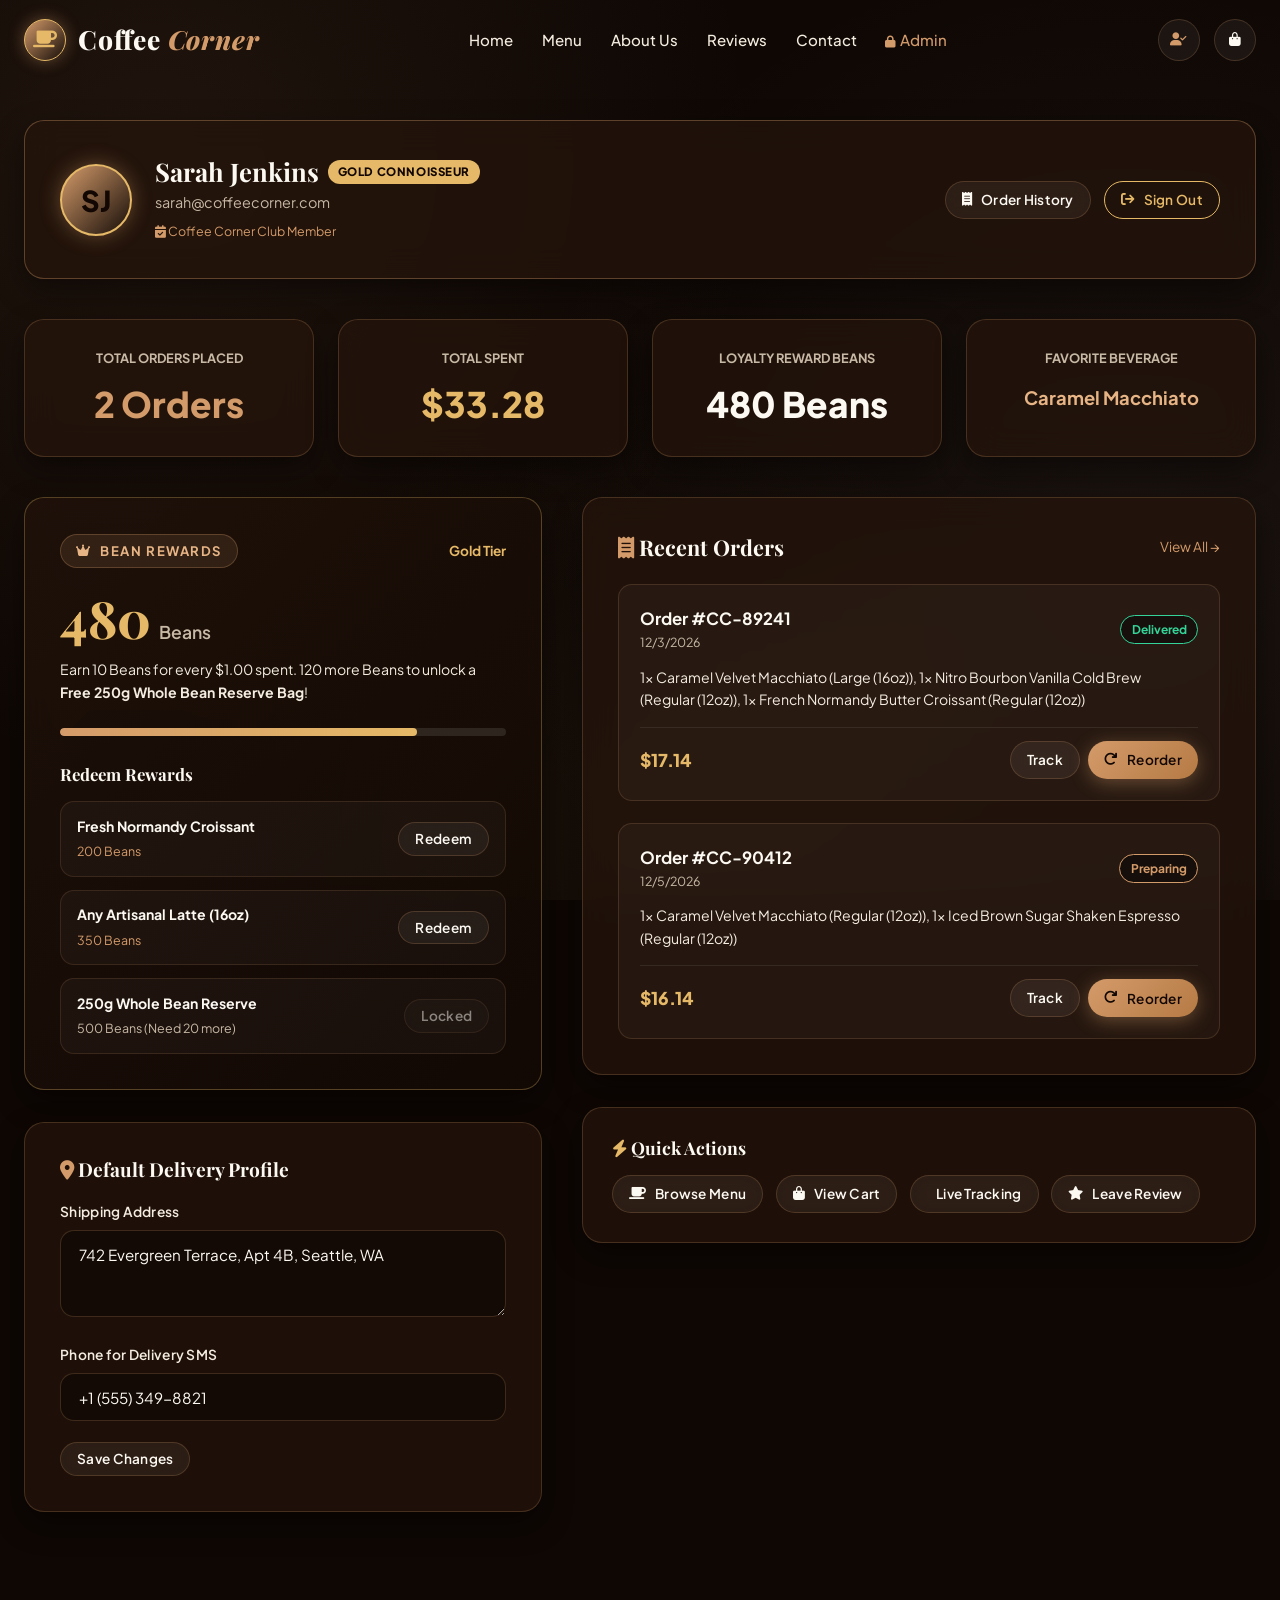
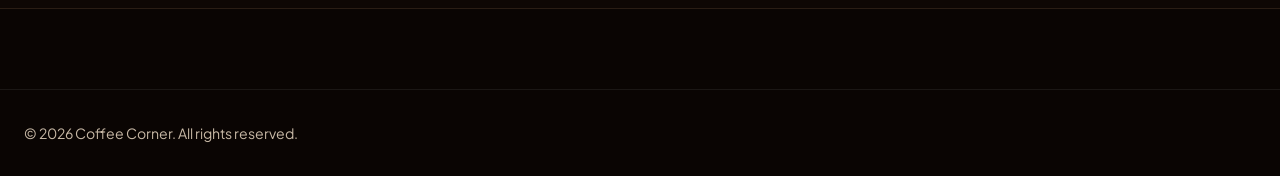
<file: coffee-corner/login.html>
<!DOCTYPE html>
<html lang="en">
<head>
  <meta charset="UTF-8">
  <meta name="viewport" content="width=device-width, initial-scale=1.0">
  <title>Customer Sign In & Register | Coffee Corner</title>
  <meta name="description" content="Sign in or register for Coffee Corner. Enjoy loyalty bean rewards, saved addresses, and express checkout.">

  <!-- Google Fonts -->
  <link rel="preconnect" href="https://fonts.googleapis.com">
  <link rel="preconnect" href="https://fonts.gstatic.com" crossorigin>
  <link href="https://fonts.googleapis.com/css2?family=Cinzel:wght@600;700;800&family=Playfair+Display:ital,wght@0,500;0,700;0,800;1,600&family=Plus+Jakarta+Sans:wght@300;400;500;600;700;800&display=swap" rel="stylesheet">
  
  <!-- Font Awesome Icons -->
  <link rel="stylesheet" href="https://cdnjs.cloudflare.com/ajax/libs/font-awesome/6.4.0/css/all.min.css">
  
  <!-- Custom Stylesheet -->
  <link rel="stylesheet" href="assets/css/style.css">
</head>
<body>

  <!-- SITE HEADER & NAVIGATION -->
  <header class="site-header">
    <div class="container navbar">
      <a href="index.html" class="brand-logo">
        <div class="logo-icon"><i class="fas fa-coffee"></i></div>
        <span>Coffee <span class="accent">Corner</span></span>
      </a>

      <nav>
        <ul class="nav-links">
          <li><a href="index.html">Home</a></li>
          <li><a href="menu.html">Menu</a></li>
          <li><a href="about.html">About Us</a></li>
          <li><a href="feedback.html">Reviews</a></li>
          <li><a href="contact.html">Contact</a></li>
          <li><a href="admin.html" style="color: var(--caramel);"><i class="fas fa-lock" style="font-size:0.75rem; margin-right:4px;"></i>Admin</a></li>
        </ul>
      </nav>

      <div class="nav-actions">
        <button id="nav-user-btn" class="nav-action-btn" onclick="handleNavUserClick()" title="My Account">
          <i class="fas fa-user"></i>
        </button>
        <button class="nav-action-btn" onclick="openCartDrawer()" title="View Cart">
          <i class="fas fa-shopping-bag"></i>
          <span id="cart-badge" class="badge-counter" style="display:none;">0</span>
        </button>
        <button class="mobile-menu-toggle" aria-label="Toggle navigation menu">
          <i class="fas fa-bars"></i>
        </button>
      </div>
    </div>
  </header>

  <main style="padding-top: 7.5rem; min-height: 85vh; display: flex; align-items: center;">
    <div class="container" style="max-width: 540px; margin: 0 auto; padding-bottom: 4rem;">
      
      <!-- Guest Notice Banner -->
      <div class="glass-panel" style="padding: 1.2rem 1.6rem; margin-bottom: 1.5rem; border-color: rgba(212,155,106,0.3); display: flex; align-items: center; justify-content: space-between;">
        <div style="display: flex; align-items: center; gap: 0.8rem;">
          <i class="fas fa-compass text-caramel" style="font-size: 1.4rem;"></i>
          <span style="font-size: 0.88rem; color: var(--cream-soft);">Just browsing? Guests can freely explore our menu!</span>
        </div>
        <a href="menu.html" class="btn btn-secondary btn-sm">Explore Menu</a>
      </div>

      <!-- Auth Card -->
      <div class="glass-panel" style="padding: 2.5rem; border-color: rgba(212,155,106,0.35); box-shadow: var(--shadow-lg);">
        <div style="text-align: center; margin-bottom: 2rem;">
          <div class="logo-icon" style="width: 52px; height: 52px; margin: 0 auto 1rem; font-size: 1.4rem;">
            <i class="fas fa-coffee"></i>
          </div>
          <h2 style="font-size: 1.8rem; margin-bottom: 0.4rem;">Welcome to Coffee Corner</h2>
          <p style="font-size: 0.92rem; color: var(--cream-muted);">Access your Bean Rewards, order history, and saved preferences.</p>
        </div>

        <!-- Auth Tabs Toggle -->
        <div style="display: flex; background: rgba(0,0,0,0.35); border-radius: var(--radius-full); padding: 0.35rem; margin-bottom: 2rem; border: 1px solid rgba(212,155,106,0.2);">
          <button id="page-tab-login" class="btn btn-sm btn-primary" style="flex: 1; border-radius: var(--radius-full);" onclick="togglePageAuthTab('login')">Sign In</button>
          <button id="page-tab-register" class="btn btn-sm btn-secondary" style="flex: 1; border-radius: var(--radius-full);" onclick="togglePageAuthTab('register')">Create Account</button>
        </div>

        <!-- Sign In Form -->
        <form id="page-login-form" onsubmit="handleCustomerLogin(event)">
          <div class="form-group">
            <label class="form-label">Email Address</label>
            <input type="email" id="login-email" required class="form-control" placeholder="sarah@coffeecorner.com">
          </div>

          <div class="form-group">
            <div style="display: flex; justify-content: space-between; align-items: center;">
              <label class="form-label">Password</label>
              <a href="#" onclick="showToast('Demo hint: Password is password123'); return false;" style="font-size: 0.78rem; color: var(--caramel);">Forgot Password?</a>
            </div>
            <input type="password" id="login-password" required class="form-control" placeholder="••••••••">
          </div>

          <!-- Quick 1-Click Demo Login Banner -->
          <div style="margin-bottom: 1.5rem;">
            <button type="button" class="btn btn-secondary btn-sm" style="width: 100%; border-style: dashed; padding: 0.65rem;" onclick="fillDemoCustomerLogin()">
              <i class="fas fa-magic text-caramel"></i> 1-Click Demo Login: Sarah Jenkins
            </button>
          </div>

          <button type="submit" class="btn btn-primary btn-lg" style="width: 100%; margin-bottom: 1.5rem;">
            <i class="fas fa-arrow-right-to-bracket"></i> Sign In to Account
          </button>
        </form>

        <!-- Register Form -->
        <form id="page-register-form" style="display: none;" onsubmit="handleCustomerRegister(event)">
          <div class="form-group">
            <label class="form-label">Full Name</label>
            <input type="text" id="reg-fullname" required class="form-control" placeholder="Sarah Jenkins">
          </div>

          <div class="form-group">
            <label class="form-label">Email Address</label>
            <input type="email" id="reg-email" required class="form-control" placeholder="name@domain.com">
          </div>

          <div class="form-group">
            <label class="form-label">Password</label>
            <input type="password" id="reg-password" required class="form-control" placeholder="Create secure password">
          </div>

          <div class="form-group">
            <label class="form-label">Phone Number (Optional for SMS updates)</label>
            <input type="tel" id="reg-phone" class="form-control" placeholder="+1 (555) 000-0000">
          </div>

          <div class="form-group">
            <label class="form-label">Default Delivery Address</label>
            <input type="text" id="reg-address" class="form-control" placeholder="742 Evergreen Terrace, Seattle, WA">
          </div>

          <div style="background: rgba(229,185,103,0.1); border: 1px solid rgba(229,185,103,0.25); border-radius: var(--radius-md); padding: 0.85rem; margin-bottom: 1.5rem; display: flex; align-items: center; gap: 0.8rem;">
            <i class="fas fa-gift text-gold" style="font-size: 1.3rem;"></i>
            <span style="font-size: 0.82rem; color: var(--cream);">
              You will automatically receive <strong>100 Welcome Beans</strong> towards free drinks upon registration!
            </span>
          </div>

          <button type="submit" class="btn btn-primary btn-lg" style="width: 100%; margin-bottom: 1.5rem;">
            <i class="fas fa-user-plus"></i> Join the Bean Club
          </button>
        </form>

        <!-- Separate Admin Portal Link -->
        <div style="text-align: center; border-top: 1px solid rgba(212,155,106,0.15); padding-top: 1.5rem;">
          <a href="admin.html" style="font-size: 0.85rem; color: var(--caramel); font-weight: 600;">
            <i class="fas fa-shield-alt"></i> Staff or Administrator? Go to Admin Portal &rarr;
          </a>
        </div>
      </div>
    </div>
  </main>

  <!-- FOOTER -->
  <footer class="site-footer">
    <div class="container footer-grid">
      <div class="footer-brand">
        <a href="index.html" class="brand-logo">
          <div class="logo-icon"><i class="fas fa-coffee"></i></div>
          <span>Coffee <span class="accent">Corner</span></span>
        </a>
        <p>Your daily haven for specialty roasted coffees, slow-steeped cold brews, artisan teas, and artisanal baked treats.</p>
      </div>
      <div class="footer-column">
        <h4>Navigation</h4>
        <ul class="footer-links-list">
          <li><a href="index.html">Home</a></li>
          <li><a href="menu.html">Products & Menu</a></li>
          <li><a href="about.html">About Coffee Corner</a></li>
          <li><a href="feedback.html">Customer Reviews</a></li>
        </ul>
      </div>
      <div class="footer-column">
        <h4>Customer Care</h4>
        <ul class="footer-links-list">
          <li><a href="orders.html">Track My Order</a></li>
          <li><a href="cart.html">View Cart</a></li>
          <li><a href="contact.html">Store Location</a></li>
          <li><a href="admin.html">Staff Portal</a></li>
        </ul>
      </div>
      <div class="footer-column">
        <h4>Opening Hours</h4>
        <p style="font-size:0.92rem; margin-bottom:0.5rem;">Mon - Fri: 06:00 AM – 08:00 PM</p>
        <p style="font-size:0.92rem; margin-bottom:0.5rem;">Sat - Sun: 07:00 AM – 09:00 PM</p>
        <p style="font-size:0.85rem; color:var(--caramel);"><i class="fas fa-map-marker-alt"></i> 108 Pike Street, Seattle, WA</p>
      </div>
    </div>
    <div class="container footer-bottom">
      <p>&copy; 2026 Coffee Corner. All rights reserved.</p>
    </div>
  </footer>

  <!-- SCRIPTS -->
  <script src="assets/js/db.js"></script>
  <script src="assets/js/app.js"></script>
  <script>
    function togglePageAuthTab(tab) {
      const loginForm = document.getElementById('page-login-form');
      const regForm = document.getElementById('page-register-form');
      const tabLogin = document.getElementById('page-tab-login');
      const tabReg = document.getElementById('page-tab-register');

      if (tab === 'login') {
        loginForm.style.display = 'block';
        regForm.style.display = 'none';
        tabLogin.className = 'btn btn-sm btn-primary';
        tabReg.className = 'btn btn-sm btn-secondary';
      } else {
        loginForm.style.display = 'none';
        regForm.style.display = 'block';
        tabLogin.className = 'btn btn-sm btn-secondary';
        tabReg.className = 'btn btn-sm btn-primary';
      }
    }

    document.addEventListener('DOMContentLoaded', () => {
      const user = window.DB.getCurrentUser();
      if (user) {
        window.location.href = 'dashboard.html';
      }
    });
  </script>
</body>
</html>
</file>
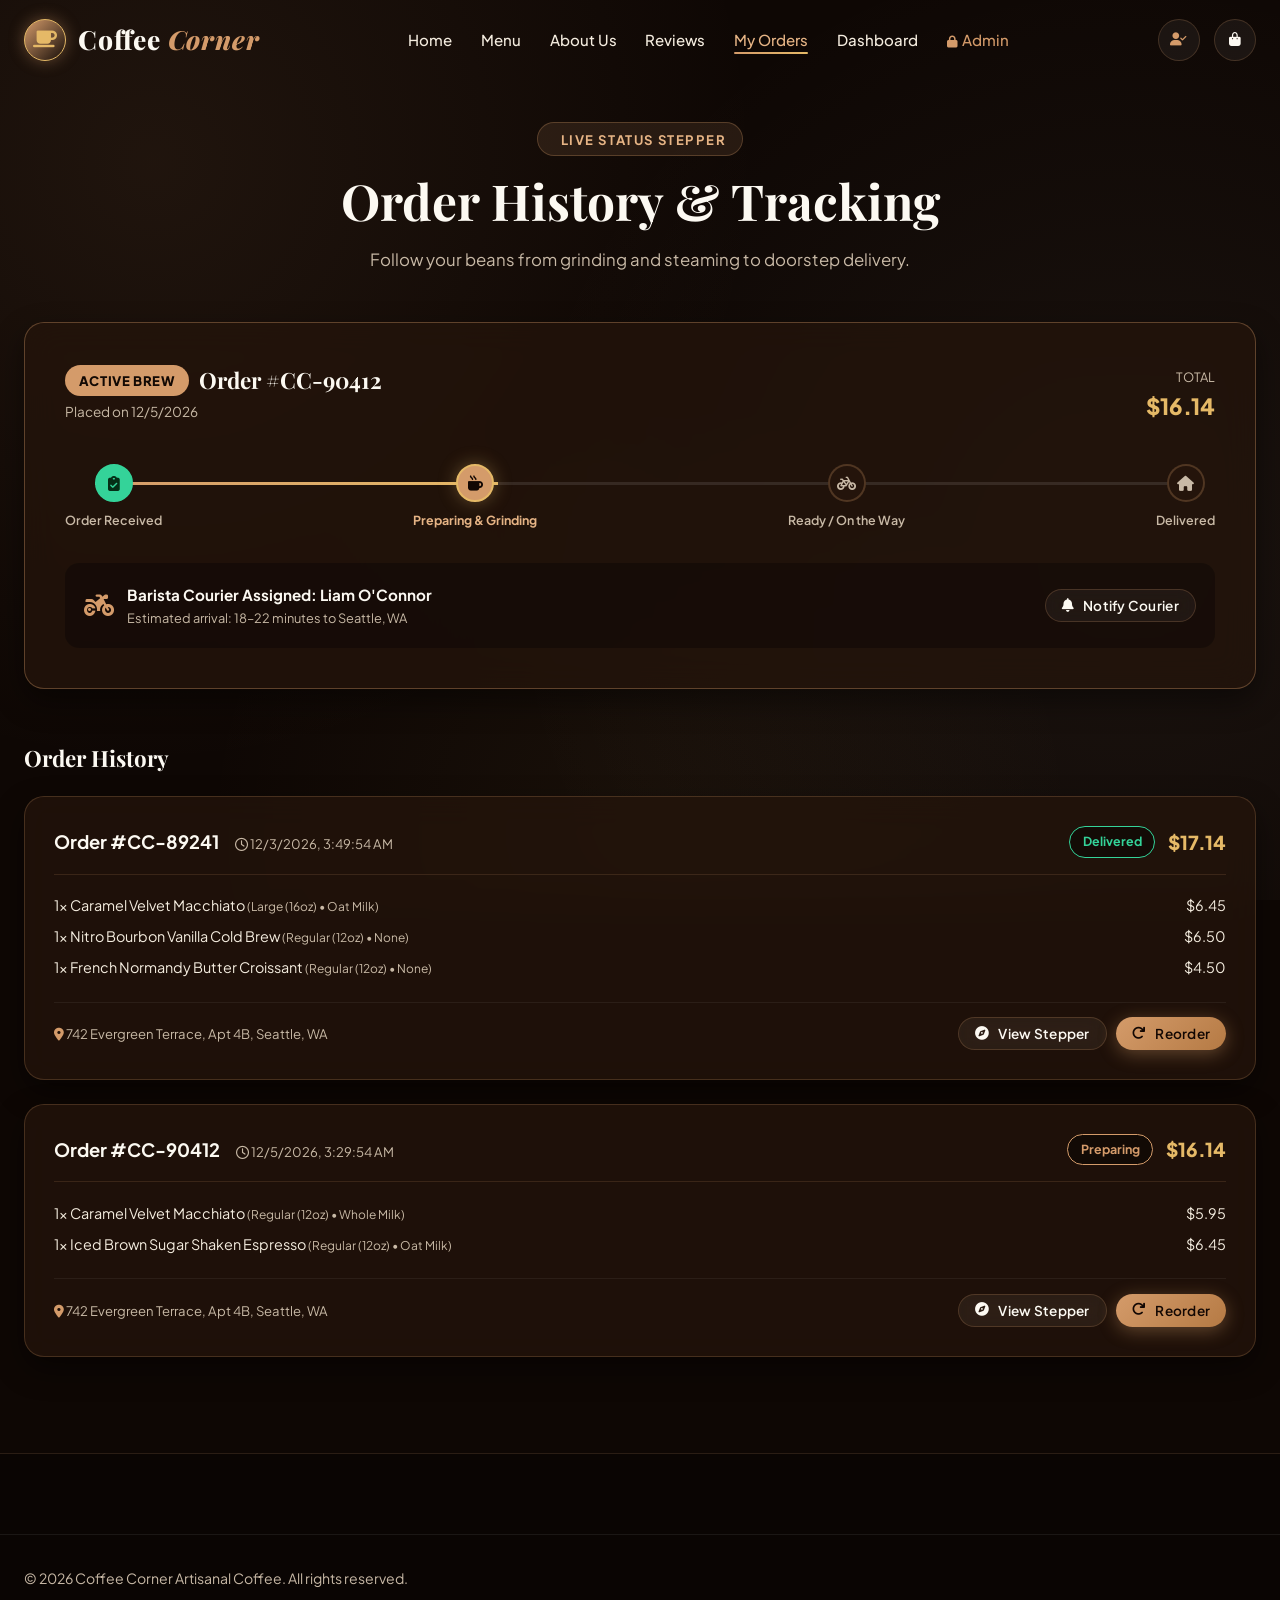
<file: coffee-corner/orders.html>
<!DOCTYPE html>
<html lang="en">
<head>
  <meta charset="UTF-8">
  <meta name="viewport" content="width=device-width, initial-scale=1.0">
  <title>My Orders & Live Tracking | Coffee Corner</title>
  <meta name="description" content="Track your current Coffee Corner orders in real-time with our preparation stepper and view order history.">

  <!-- Google Fonts -->
  <link rel="preconnect" href="https://fonts.googleapis.com">
  <link rel="preconnect" href="https://fonts.gstatic.com" crossorigin>
  <link href="https://fonts.googleapis.com/css2?family=Cinzel:wght@600;700;800&family=Playfair+Display:ital,wght@0,500;0,700;0,800;1,600&family=Plus+Jakarta+Sans:wght@300;400;500;600;700;800&display=swap" rel="stylesheet">
  
  <!-- Font Awesome Icons -->
  <link rel="stylesheet" href="https://cdnjs.cloudflare.com/ajax/libs/font-awesome/6.4.0/css/all.min.css">
  
  <!-- Custom Stylesheet -->
  <link rel="stylesheet" href="assets/css/style.css">
</head>
<body>

  <!-- SITE HEADER & NAVIGATION -->
  <header class="site-header">
    <div class="container navbar">
      <a href="index.html" class="brand-logo">
        <div class="logo-icon"><i class="fas fa-coffee"></i></div>
        <span>Coffee <span class="accent">Corner</span></span>
      </a>

      <nav>
        <ul class="nav-links">
          <li><a href="index.html">Home</a></li>
          <li><a href="menu.html">Menu</a></li>
          <li><a href="about.html">About Us</a></li>
          <li><a href="feedback.html">Reviews</a></li>
          <li><a href="orders.html" class="active">My Orders</a></li>
          <li><a href="dashboard.html">Dashboard</a></li>
          <li><a href="admin.html" style="color: var(--caramel);"><i class="fas fa-lock" style="font-size:0.75rem; margin-right:4px;"></i>Admin</a></li>
        </ul>
      </nav>

      <div class="nav-actions">
        <button id="nav-user-btn" class="nav-action-btn" onclick="handleNavUserClick()" title="My Account">
          <i class="fas fa-user-check text-caramel"></i>
        </button>
        <button class="nav-action-btn" onclick="openCartDrawer()" title="View Cart">
          <i class="fas fa-shopping-bag"></i>
          <span id="cart-badge" class="badge-counter" style="display:none;">0</span>
        </button>
        <button class="mobile-menu-toggle" aria-label="Toggle navigation menu">
          <i class="fas fa-bars"></i>
        </button>
      </div>
    </div>
  </header>

  <main style="padding-top: 7.5rem; min-height: 80vh;">
    <div class="container" style="margin-bottom: 5rem;">
      <div style="text-align: center; margin-bottom: 3rem;">
        <div class="section-tag"><i class="fas fa-radar"></i> Live Status Stepper</div>
        <h1 class="section-title">Order History & Tracking</h1>
        <p class="section-subtitle">Follow your beans from grinding and steaming to doorstep delivery.</p>
      </div>

      <!-- ACTIVE ORDER TRACKER CARD (Top highlight) -->
      <div id="active-order-card" class="glass-panel" style="padding: 2.5rem; margin-bottom: 3.5rem; border-color: rgba(212,155,106,0.35);">
        <div style="display: flex; justify-content: space-between; align-items: center; flex-wrap: wrap; gap: 1rem; margin-bottom: 1.5rem;">
          <div>
            <div style="display: flex; align-items: center; gap: 0.6rem;">
              <span class="promo-badge" style="margin: 0; background: var(--caramel); color: #120904;">Active Brew</span>
              <h3 id="active-order-title" style="font-size: 1.4rem; margin: 0;">Order #CC-90412</h3>
            </div>
            <span id="active-order-time" style="font-size: 0.85rem; color: var(--cream-muted); display: block; margin-top: 0.3rem;">Placed today at 09:15 AM</span>
          </div>

          <div style="text-align: right;">
            <span style="font-size: 0.8rem; color: var(--cream-muted); text-transform: uppercase;">Total</span>
            <div id="active-order-amount" style="font-size: 1.4rem; font-weight: 800; color: var(--gold);">$16.41</div>
          </div>
        </div>

        <!-- 4-Step Stepper Component -->
        <div class="stepper-progress">
          <div id="stepper-fill-bar" class="stepper-bar-fill" style="width: 35%;"></div>
          
          <!-- Step 1 -->
          <div id="step-node-1" class="step-node completed">
            <div class="step-icon"><i class="fas fa-clipboard-check"></i></div>
            <span class="step-label">Order Received</span>
          </div>

          <!-- Step 2 -->
          <div id="step-node-2" class="step-node active">
            <div class="step-icon"><i class="fas fa-mug-hot"></i></div>
            <span class="step-label">Preparing & Grinding</span>
          </div>

          <!-- Step 3 -->
          <div id="step-node-3" class="step-node">
            <div class="step-icon"><i class="fas fa-bicycle"></i></div>
            <span class="step-label">Ready / On the Way</span>
          </div>

          <!-- Step 4 -->
          <div id="step-node-4" class="step-node">
            <div class="step-icon"><i class="fas fa-home"></i></div>
            <span class="step-label">Delivered</span>
          </div>
        </div>

        <div style="background: rgba(0,0,0,0.3); border-radius: var(--radius-md); padding: 1.2rem; margin-top: 2rem; display: flex; justify-content: space-between; align-items: center; flex-wrap: wrap; gap: 1rem;">
          <div style="display: flex; align-items: center; gap: 0.8rem;">
            <i class="fas fa-motorcycle text-caramel" style="font-size: 1.5rem;"></i>
            <div>
              <strong style="color: var(--cream); font-size: 0.95rem;">Barista Courier Assigned: Liam O'Connor</strong>
              <div style="font-size: 0.8rem; color: var(--cream-muted);">Estimated arrival: 18–22 minutes to Seattle, WA</div>
            </div>
          </div>
          <button class="btn btn-secondary btn-sm" onclick="showToast('Courier notification: Brew is steaming and packaged in thermal tumbler!')">
            <i class="fas fa-bell"></i> Notify Courier
          </button>
        </div>
      </div>

      <!-- PAST ORDERS LIST -->
      <div>
        <h3 style="font-size: 1.4rem; margin-bottom: 1.5rem;">Order History</h3>
        
        <div id="orders-history-container" style="display: flex; flex-direction: column; gap: 1.5rem;">
          <!-- Dynamically populated via JS -->
        </div>
      </div>

    </div>
  </main>

  <!-- FOOTER -->
  <footer class="site-footer">
    <div class="container footer-bottom">
      <p>&copy; 2026 Coffee Corner Artisanal Coffee. All rights reserved.</p>
    </div>
  </footer>

  <!-- GLOBAL SLIDE-OVER CART DRAWER -->
  <div id="cart-drawer-overlay" class="cart-drawer-overlay">
    <div class="cart-drawer">
      <div class="cart-header">
        <h3 style="font-size: 1.25rem; font-family: var(--font-serif);"><i class="fas fa-shopping-bag text-caramel"></i> Your Order</h3>
        <button class="modal-close-btn" onclick="closeCartDrawer()"><i class="fas fa-times"></i></button>
      </div>
      <div id="cart-drawer-items" class="cart-items-container"></div>
      <div class="cart-footer">
        <div class="cart-summary-line total">
          <span>Estimated Total</span>
          <span id="cart-drawer-total" class="text-gold">$0.00</span>
        </div>
        <div style="display:flex; gap:0.8rem;">
          <a href="cart.html" class="btn btn-secondary" style="flex:1;">Full Cart</a>
          <button class="btn btn-primary" style="flex:1.4;" onclick="proceedToCheckout()">Checkout</button>
        </div>
      </div>
    </div>
  </div>

  <!-- SCRIPTS -->
  <script src="assets/js/db.js"></script>
  <script src="assets/js/app.js"></script>
  <script>
    document.addEventListener('DOMContentLoaded', () => {
      // Ensure customer session
      let user = window.DB.getCurrentUser();
      if (!user) {
        const res = window.DB.login('sarah@coffeecorner.com', 'password123');
        if (res.success) user = res.user;
      }

      renderOrdersList(user ? user.customer_id : 1);
    });

    function renderOrdersList(customerId) {
      const orders = window.DB.getOrders(customerId);
      const container = document.getElementById('orders-history-container');
      if (!container) return;

      if (orders.length === 0) {
        container.innerHTML = `<p style="color:var(--cream-muted);">No orders found.</p>`;
        return;
      }

      // Check if there is an active (Pending/Preparing) order to set top stepper
      const activeOrder = orders.find(o => o.order_status === 'Pending' || o.order_status === 'Preparing') || orders[0];
      if (activeOrder) {
        updateStepper(activeOrder);
      }

      container.innerHTML = orders.map(order => {
        let statusBadge = 'var(--warning)';
        if (order.order_status === 'Delivered') statusBadge = 'var(--success-green)';
        if (order.order_status === 'Preparing') statusBadge = 'var(--caramel)';
        if (order.order_status === 'Cancelled') statusBadge = 'var(--danger)';

        return `
          <div class="glass-panel" style="padding: 1.8rem;">
            <div style="display: flex; justify-content: space-between; align-items: center; border-bottom: 1px solid rgba(212,155,106,0.15); padding-bottom: 1rem; margin-bottom: 1.2rem; flex-wrap: wrap; gap: 0.8rem;">
              <div>
                <strong style="font-size: 1.15rem; color: var(--cream);">Order #${order.order_number}</strong>
                <span style="font-size: 0.82rem; color: var(--cream-muted); margin-left: 0.8rem;">
                  <i class="far fa-clock"></i> ${new Date(order.created_at).toLocaleString()}
                </span>
              </div>
              <div style="display: flex; align-items: center; gap: 0.8rem;">
                <span style="background: rgba(0,0,0,0.4); border: 1px solid ${statusBadge}; color: ${statusBadge}; padding: 0.3rem 0.8rem; border-radius: 9999px; font-size: 0.78rem; font-weight: 700;">
                  ${order.order_status}
                </span>
                <span style="font-size: 1.2rem; font-weight: 800; color: var(--gold);">$${order.total_amount.toFixed(2)}</span>
              </div>
            </div>

            <!-- Items list -->
            <div style="display: flex; flex-direction: column; gap: 0.5rem; margin-bottom: 1.4rem;">
              ${order.items.map(i => `
                <div style="display: flex; justify-content: space-between; font-size: 0.9rem; color: var(--cream-soft);">
                  <span>${i.quantity}x ${i.item_name} <small style="color:var(--cream-muted);">(${i.cup_size || 'Reg'} • ${i.milk_choice || 'Whole'})</small></span>
                  <span>$${i.subtotal.toFixed(2)}</span>
                </div>
              `).join('')}
            </div>

            <div style="display: flex; justify-content: space-between; align-items: center; border-top: 1px solid rgba(255,255,255,0.06); padding-top: 0.9rem; flex-wrap: wrap; gap: 0.8rem;">
              <span style="font-size: 0.82rem; color: var(--cream-muted);">
                <i class="fas fa-map-marker-alt" style="color:var(--caramel);"></i> ${order.shipping_address}
              </span>
              <div style="display: flex; gap: 0.6rem;">
                <button class="btn btn-secondary btn-sm" onclick="trackSelectedOrder('${order.order_number}')">
                  <i class="fas fa-compass"></i> View Stepper
                </button>
                <button class="btn btn-primary btn-sm" onclick="reorderItems(${order.order_id})">
                  <i class="fas fa-redo"></i> Reorder
                </button>
              </div>
            </div>
          </div>
        `;
      }).join('');
    }

    function updateStepper(order) {
      document.getElementById('active-order-title').textContent = `Order #${order.order_number}`;
      document.getElementById('active-order-amount').textContent = `$${order.total_amount.toFixed(2)}`;
      document.getElementById('active-order-time').textContent = `Placed on ${new Date(order.created_at).toLocaleDateString()}`;

      const fill = document.getElementById('stepper-fill-bar');
      const s1 = document.getElementById('step-node-1');
      const s2 = document.getElementById('step-node-2');
      const s3 = document.getElementById('step-node-3');
      const s4 = document.getElementById('step-node-4');

      [s1, s2, s3, s4].forEach(n => n.className = 'step-node');

      if (order.order_status === 'Pending') {
        fill.style.width = '10%';
        s1.className = 'step-node active';
      } else if (order.order_status === 'Preparing') {
        fill.style.width = '35%';
        s1.className = 'step-node completed';
        s2.className = 'step-node active';
      } else if (order.order_status === 'Ready') {
        fill.style.width = '68%';
        s1.className = 'step-node completed';
        s2.className = 'step-node completed';
        s3.className = 'step-node active';
      } else if (order.order_status === 'Delivered') {
        fill.style.width = '100%';
        s1.className = 'step-node completed';
        s2.className = 'step-node completed';
        s3.className = 'step-node completed';
        s4.className = 'step-node completed';
      }
    }

    function trackSelectedOrder(orderNumber) {
      const order = window.DB.getOrderById(orderNumber);
      if (order) {
        updateStepper(order);
        window.scrollTo({ top: 120, behavior: 'smooth' });
        showToast(`Tracking Order #${order.order_number}`);
      }
    }

    function reorderItems(orderId) {
      const order = window.DB.getOrderById(orderId);
      if (!order) return;
      order.items.forEach(i => {
        const menuItem = window.DB.getMenuItemById(i.item_id);
        if (menuItem) {
          window.DB.addToCart(menuItem, {
            cup_size: i.cup_size,
            milk_choice: i.milk_choice,
            sweetness: i.sweetness
          }, i.quantity);
        }
      });
      showToast('Items added to cart!');
      openCartDrawer();
    }
  </script>
</body>
</html>
</file>
<file: coffee-corner/assets/css/style.css>
/* ==========================================================================
   COFFEE CORNER - 3D COFFEE SHOP DESIGN SYSTEM
   Palette: Rich Coffee Brown, Caramel, Cream & Beige
   Typography: Playfair Display + Plus Jakarta Sans + Cinzel
   ========================================================================== */

:root {
  /* Brand Palette: Coffee Brown, Caramel, Cream, Beige */
  --coffee-darkest: #0e0704;
  --coffee-dark: #160d08;
  --coffee-brown: #24140b;
  --coffee-rich: #321c10;
  --coffee-card: rgba(36, 20, 11, 0.75);
  --coffee-card-hover: rgba(50, 28, 16, 0.9);

  /* Caramel Accents */
  --caramel: #d49b6a;
  --caramel-light: #e6b485;
  --caramel-dark: #b57a44;
  --caramel-glow: rgba(212, 155, 106, 0.35);

  /* Cream & Beige Tones */
  --cream: #fcf9f2;
  --cream-soft: #f4ecdf;
  --cream-muted: #c8b9a6;
  --beige: #e5d7c5;
  --beige-light: #f1e8db;
  --beige-dark: #b8a38c;
  
  /* Gold Accents */
  --gold: #e5b967;
  --gold-glow: rgba(229, 185, 103, 0.35);

  /* Status Indicators */
  --success: #38bdf8;
  --success-green: #34d399;
  --warning: #fbbf24;
  --danger: #f87171;

  /* Glassmorphism & Borders */
  --border-beige: rgba(229, 215, 197, 0.16);
  --border-caramel: rgba(212, 155, 106, 0.22);
  --border-caramel-glow: rgba(212, 155, 106, 0.45);
  --shadow-sm: 0 4px 14px rgba(0, 0, 0, 0.28);
  --shadow-md: 0 12px 30px rgba(0, 0, 0, 0.45);
  --shadow-lg: 0 24px 55px rgba(0, 0, 0, 0.65);
  --shadow-caramel: 0 8px 30px rgba(212, 155, 106, 0.28);

  /* Typography */
  --font-serif: 'Playfair Display', Georgia, serif;
  --font-sans: 'Plus Jakarta Sans', -apple-system, BlinkMacSystemFont, 'Segoe UI', Roboto, sans-serif;
  --font-accent: 'Cinzel', serif;

  /* Layout Constants */
  --radius-sm: 8px;
  --radius-md: 14px;
  --radius-lg: 20px;
  --radius-full: 9999px;
  --transition-fast: 0.2s cubic-bezier(0.4, 0, 0.2, 1);
  --transition-smooth: 0.35s cubic-bezier(0.16, 1, 0.3, 1);
  --transition-slow: 0.6s cubic-bezier(0.16, 1, 0.3, 1);
  --max-width: 1280px;
}

/* ==========================================================================
   GLOBAL RESET & ATMOSPHERE
   ========================================================================== */
*, *::before, *::after {
  box-sizing: border-box;
  margin: 0;
  padding: 0;
}

html {
  scroll-behavior: smooth;
  font-size: 16px;
  background-color: var(--coffee-darkest);
  color: var(--cream);
}

body {
  font-family: var(--font-sans);
  background-color: var(--coffee-darkest);
  color: var(--cream);
  line-height: 1.6;
  min-height: 100vh;
  overflow-x: hidden;
  position: relative;
  background-image: 
    radial-gradient(circle at 12% 18%, rgba(212, 155, 106, 0.09) 0%, transparent 45%),
    radial-gradient(circle at 88% 62%, rgba(229, 215, 197, 0.06) 0%, transparent 50%),
    radial-gradient(circle at 50% 92%, rgba(229, 185, 103, 0.05) 0%, transparent 42%);
  background-attachment: fixed;
}

/* Custom Scrollbar */
::-webkit-scrollbar {
  width: 9px;
}
::-webkit-scrollbar-track {
  background: var(--coffee-darkest);
}
::-webkit-scrollbar-thumb {
  background: var(--coffee-rich);
  border-radius: var(--radius-full);
  border: 2px solid var(--coffee-darkest);
}
::-webkit-scrollbar-thumb:hover {
  background: var(--caramel);
}

/* Selection */
::selection {
  background: var(--caramel);
  color: var(--coffee-darkest);
}

/* Typography Helpers */
h1, h2, h3, h4, h5, h6 {
  font-family: var(--font-serif);
  color: var(--cream);
  font-weight: 700;
  line-height: 1.24;
}

p {
  color: var(--cream-muted);
}

a {
  color: inherit;
  text-decoration: none;
  transition: var(--transition-fast);
}

button, input, select, textarea {
  font-family: inherit;
}

.container {
  width: 100%;
  max-width: var(--max-width);
  margin: 0 auto;
  padding: 0 1.5rem;
}

/* Text Highlights */
.text-caramel { color: var(--caramel); }
.text-gold { color: var(--gold); }
.text-beige { color: var(--beige); }
.text-muted { color: var(--cream-muted); }
.text-serif { font-family: var(--font-serif); }
.gradient-text {
  background: linear-gradient(135deg, var(--cream) 15%, var(--caramel-light) 65%, var(--gold) 100%);
  -webkit-background-clip: text;
  -webkit-text-fill-color: transparent;
  display: inline-block;
}

/* ==========================================================================
   BUTTONS & CONTROLS
   ========================================================================== */
.btn {
  display: inline-flex;
  align-items: center;
  justify-content: center;
  gap: 0.55rem;
  padding: 0.78rem 1.65rem;
  font-size: 0.95rem;
  font-weight: 600;
  border-radius: var(--radius-full);
  cursor: pointer;
  transition: all var(--transition-smooth);
  border: none;
  text-align: center;
  position: relative;
  overflow: hidden;
  letter-spacing: 0.02em;
}

.btn-primary {
  background: linear-gradient(135deg, #d49b6a 0%, #b57a44 100%);
  color: #120703;
  box-shadow: 0 4px 18px rgba(212, 155, 106, 0.38);
}
.btn-primary:hover {
  transform: translateY(-2px);
  box-shadow: 0 8px 26px rgba(212, 155, 106, 0.55);
  background: linear-gradient(135deg, #e6b485 0%, #c48249 100%);
}
.btn-primary:active {
  transform: translateY(0);
}

.btn-secondary {
  background: rgba(255, 255, 255, 0.05);
  color: var(--cream);
  border: 1px solid var(--border-caramel);
  backdrop-filter: blur(10px);
}
.btn-secondary:hover {
  background: rgba(212, 155, 106, 0.18);
  border-color: var(--caramel);
  color: var(--cream);
  transform: translateY(-2px);
}

.btn-outline-gold {
  background: transparent;
  color: var(--gold);
  border: 1px solid var(--gold);
}
.btn-outline-gold:hover {
  background: var(--gold);
  color: var(--coffee-darkest);
  box-shadow: 0 0 20px var(--gold-glow);
}

.btn-sm {
  padding: 0.45rem 1rem;
  font-size: 0.85rem;
}
.btn-lg {
  padding: 0.95rem 2.2rem;
  font-size: 1.05rem;
}

.btn-icon {
  width: 42px;
  height: 42px;
  border-radius: 50%;
  padding: 0;
  display: inline-flex;
  align-items: center;
  justify-content: center;
}

/* Glassmorphism Card Utility */
.glass-panel {
  background: var(--coffee-card);
  backdrop-filter: blur(16px);
  -webkit-backdrop-filter: blur(16px);
  border: 1px solid var(--border-caramel);
  border-radius: var(--radius-lg);
  box-shadow: var(--shadow-md);
  position: relative;
  transition: all var(--transition-smooth);
}

.glass-panel:hover {
  border-color: rgba(212, 155, 106, 0.38);
}

/* Section Tag & Headers */
.section-tag {
  display: inline-flex;
  align-items: center;
  gap: 0.45rem;
  padding: 0.35rem 0.95rem;
  background: rgba(212, 155, 106, 0.12);
  border: 1px solid rgba(212, 155, 106, 0.28);
  border-radius: var(--radius-full);
  color: var(--caramel-light);
  font-size: 0.82rem;
  text-transform: uppercase;
  letter-spacing: 0.12em;
  font-weight: 700;
  margin-bottom: 0.85rem;
}

.section-title {
  font-size: clamp(2rem, 4vw, 3.1rem);
  margin-bottom: 1rem;
}

.section-subtitle {
  max-width: 620px;
  margin: 0 auto 3rem auto;
  font-size: 1.05rem;
  color: var(--cream-muted);
}

/* ==========================================================================
   NAVIGATION BAR
   ========================================================================== */
.site-header {
  position: fixed;
  top: 0;
  left: 0;
  width: 100%;
  z-index: 1000;
  padding: 1.15rem 0;
  transition: all var(--transition-smooth);
}

.site-header.scrolled {
  padding: 0.65rem 0;
  background: rgba(14, 7, 4, 0.9);
  backdrop-filter: blur(18px);
  -webkit-backdrop-filter: blur(18px);
  border-bottom: 1px solid rgba(212, 155, 106, 0.18);
  box-shadow: 0 10px 30px rgba(0, 0, 0, 0.55);
}

.navbar {
  display: flex;
  align-items: center;
  justify-content: space-between;
}

.brand-logo {
  display: flex;
  align-items: center;
  gap: 0.75rem;
  font-family: var(--font-serif);
  font-size: 1.65rem;
  font-weight: 800;
  color: var(--cream);
  letter-spacing: 0.03em;
}

.brand-logo .logo-icon {
  width: 42px;
  height: 42px;
  border-radius: 50%;
  background: linear-gradient(135deg, var(--caramel), var(--coffee-dark));
  border: 1px solid var(--gold);
  display: flex;
  align-items: center;
  justify-content: center;
  color: var(--gold);
  font-size: 1.2rem;
  box-shadow: 0 0 16px rgba(212, 155, 106, 0.4);
}

.brand-logo span.accent {
  color: var(--caramel);
  font-style: italic;
}

.nav-links {
  display: flex;
  align-items: center;
  list-style: none;
  gap: 1.8rem;
}

.nav-links a {
  color: var(--cream-soft);
  font-size: 0.94rem;
  font-weight: 500;
  position: relative;
  padding: 0.3rem 0;
}

.nav-links a::after {
  content: '';
  position: absolute;
  bottom: 0;
  left: 0;
  width: 0;
  height: 2px;
  background: linear-gradient(90deg, var(--caramel), var(--gold));
  transition: width var(--transition-fast);
  border-radius: 2px;
}

.nav-links a:hover,
.nav-links a.active {
  color: var(--caramel-light);
}

.nav-links a:hover::after,
.nav-links a.active::after {
  width: 100%;
}

.nav-actions {
  display: flex;
  align-items: center;
  gap: 0.9rem;
}

.nav-action-btn {
  background: rgba(255, 255, 255, 0.05);
  border: 1px solid rgba(212, 155, 106, 0.22);
  color: var(--cream);
  width: 42px;
  height: 42px;
  border-radius: 50%;
  display: flex;
  align-items: center;
  justify-content: center;
  cursor: pointer;
  position: relative;
  transition: var(--transition-fast);
}

.nav-action-btn:hover {
  background: rgba(212, 155, 106, 0.22);
  border-color: var(--caramel);
  color: var(--caramel);
  transform: translateY(-2px);
}

.badge-counter {
  position: absolute;
  top: -4px;
  right: -4px;
  background: var(--caramel);
  color: #120703;
  font-size: 0.7rem;
  font-weight: 800;
  width: 19px;
  height: 19px;
  border-radius: 50%;
  display: flex;
  align-items: center;
  justify-content: center;
  border: 2px solid var(--coffee-darkest);
}

.mobile-menu-toggle {
  display: none;
  background: none;
  border: none;
  color: var(--cream);
  font-size: 1.4rem;
  cursor: pointer;
}

/* ==========================================================================
   HERO SECTION WITH 3D THREE.JS CANVAS
   ========================================================================== */
.hero-section {
  position: relative;
  min-height: 100vh;
  display: flex;
  align-items: center;
  padding: 7.2rem 0 3.5rem 0;
  overflow: hidden;
}

.hero-grid {
  display: grid;
  grid-template-columns: 1.1fr 0.9fr;
  align-items: center;
  gap: 2.5rem;
  position: relative;
  z-index: 2;
}

.hero-content {
  max-width: 620px;
}

.hero-subtitle-tag {
  display: inline-flex;
  align-items: center;
  gap: 0.5rem;
  padding: 0.4rem 1rem;
  background: rgba(212, 155, 106, 0.12);
  border: 1px solid rgba(212, 155, 106, 0.28);
  border-radius: var(--radius-full);
  color: var(--caramel-light);
  font-size: 0.85rem;
  font-weight: 600;
  letter-spacing: 0.08em;
  text-transform: uppercase;
  margin-bottom: 1.3rem;
  animation: pulseGlow 3s infinite;
}

.hero-title {
  font-size: clamp(2.6rem, 5.5vw, 4.4rem);
  font-weight: 800;
  line-height: 1.1;
  margin-bottom: 1.3rem;
}

.hero-description {
  font-size: 1.12rem;
  color: var(--cream-soft);
  opacity: 0.92;
  line-height: 1.7;
  margin-bottom: 2rem;
}

.hero-cta-group {
  display: flex;
  align-items: center;
  gap: 1.2rem;
  flex-wrap: wrap;
  margin-bottom: 2.8rem;
}

.hero-stats {
  display: flex;
  align-items: center;
  gap: 2.2rem;
  padding-top: 1.6rem;
  border-top: 1px solid rgba(212, 155, 106, 0.18);
}

.stat-item h4 {
  font-size: 1.8rem;
  font-weight: 800;
  color: var(--caramel-light);
}

.stat-item p {
  font-size: 0.85rem;
  color: var(--cream-muted);
  text-transform: uppercase;
  letter-spacing: 0.05em;
}

/* 3D Canvas Container */
.hero-3d-wrapper {
  position: relative;
  width: 100%;
  height: 590px;
  display: flex;
  align-items: center;
  justify-content: center;
}

#three-canvas-container {
  width: 100%;
  height: 100%;
  position: absolute;
  top: 0;
  left: 0;
  cursor: grab;
}

#three-canvas-container:active {
  cursor: grabbing;
}

/* 3D Flavor Switcher Controls */
.flavor-selector {
  position: absolute;
  bottom: 12px;
  left: 50%;
  transform: translateX(-50%);
  display: flex;
  align-items: center;
  gap: 0.55rem;
  background: rgba(18, 10, 6, 0.85);
  padding: 0.45rem 0.65rem;
  border-radius: var(--radius-full);
  border: 1px solid rgba(212, 155, 106, 0.32);
  backdrop-filter: blur(14px);
  z-index: 10;
  box-shadow: 0 10px 30px rgba(0, 0, 0, 0.55);
  max-width: 95%;
}

.flavor-btn {
  display: flex;
  align-items: center;
  gap: 0.45rem;
  padding: 0.4rem 0.85rem;
  border-radius: var(--radius-full);
  border: none;
  background: transparent;
  color: var(--cream-soft);
  font-size: 0.82rem;
  font-weight: 600;
  cursor: pointer;
  transition: all var(--transition-fast);
  white-space: nowrap;
}

.flavor-color-dot {
  width: 10px;
  height: 10px;
  border-radius: 50%;
  box-shadow: 0 0 6px rgba(0, 0, 0, 0.4);
}

.flavor-btn.active, .flavor-btn:hover {
  background: rgba(212, 155, 106, 0.25);
  color: var(--caramel-light);
  border: 1px solid rgba(212, 155, 106, 0.4);
}

.interactive-hint {
  position: absolute;
  top: 18px;
  right: 18px;
  display: flex;
  align-items: center;
  gap: 0.4rem;
  font-size: 0.78rem;
  color: var(--caramel);
  background: rgba(18, 10, 6, 0.8);
  padding: 0.35rem 0.75rem;
  border-radius: var(--radius-full);
  border: 1px solid rgba(212, 155, 106, 0.2);
  pointer-events: none;
  animation: floatSubtle 3s ease-in-out infinite;
}

/* ==========================================================================
   PRODUCTS & MENU CARDS
   ========================================================================== */
.section-padding {
  padding: 6rem 0;
}

.products-grid {
  display: grid;
  grid-template-columns: repeat(auto-fill, minmax(280px, 1fr));
  gap: 2rem;
}

.product-card {
  border-radius: var(--radius-lg);
  overflow: hidden;
  background: var(--coffee-card);
  border: 1px solid var(--border-caramel);
  backdrop-filter: blur(14px);
  transition: all var(--transition-smooth);
  display: flex;
  flex-direction: column;
  position: relative;
}

.product-card:hover {
  transform: translateY(-7px);
  border-color: rgba(212, 155, 106, 0.45);
  box-shadow: 0 16px 36px rgba(0, 0, 0, 0.5);
}

.product-card-badge {
  position: absolute;
  top: 14px;
  left: 14px;
  background: rgba(16, 9, 5, 0.88);
  color: var(--caramel-light);
  padding: 0.28rem 0.7rem;
  border-radius: var(--radius-full);
  font-size: 0.75rem;
  font-weight: 700;
  border: 1px solid rgba(212, 155, 106, 0.3);
  z-index: 2;
  text-transform: uppercase;
  letter-spacing: 0.05em;
}

.product-image-container {
  position: relative;
  width: 100%;
  height: 220px;
  overflow: hidden;
  background: #190f09;
}

.product-image {
  width: 100%;
  height: 100%;
  object-fit: cover;
  transition: transform var(--transition-slow);
}

.product-card:hover .product-image {
  transform: scale(1.08);
}

.product-quick-view-btn {
  position: absolute;
  bottom: 12px;
  right: 12px;
  width: 38px;
  height: 38px;
  border-radius: 50%;
  background: rgba(16, 9, 5, 0.82);
  border: 1px solid rgba(212, 155, 106, 0.3);
  color: var(--cream);
  display: flex;
  align-items: center;
  justify-content: center;
  opacity: 0;
  transform: translateY(8px);
  transition: all var(--transition-fast);
  cursor: pointer;
}

.product-card:hover .product-quick-view-btn {
  opacity: 1;
  transform: translateY(0);
}

.product-body {
  padding: 1.4rem;
  display: flex;
  flex-direction: column;
  flex-grow: 1;
}

.product-category {
  font-size: 0.78rem;
  color: var(--caramel);
  text-transform: uppercase;
  letter-spacing: 0.08em;
  font-weight: 700;
  margin-bottom: 0.35rem;
}

.product-title {
  font-size: 1.25rem;
  margin-bottom: 0.45rem;
  font-weight: 700;
  color: var(--cream);
}

.product-desc {
  font-size: 0.88rem;
  color: var(--cream-muted);
  line-height: 1.5;
  margin-bottom: 1.1rem;
  flex-grow: 1;
  display: -webkit-box;
  -webkit-line-clamp: 2;
  -webkit-box-orient: vertical;
  overflow: hidden;
}

.product-tags {
  display: flex;
  flex-wrap: wrap;
  gap: 0.4rem;
  margin-bottom: 1.1rem;
}

.tag-pill {
  font-size: 0.72rem;
  padding: 0.2rem 0.55rem;
  background: rgba(255, 255, 255, 0.05);
  border-radius: var(--radius-sm);
  color: var(--cream-soft);
  border: 1px solid rgba(212, 155, 106, 0.14);
}

.product-footer {
  display: flex;
  align-items: center;
  justify-content: space-between;
  padding-top: 1rem;
  border-top: 1px solid rgba(212, 155, 106, 0.12);
}

.product-price {
  font-size: 1.35rem;
  font-weight: 800;
  color: var(--gold);
  font-family: var(--font-serif);
}

/* ==========================================================================
   OFFERS BANNER
   ========================================================================== */
.offers-banner {
  background: linear-gradient(135deg, rgba(38, 20, 11, 0.95), rgba(20, 10, 5, 0.95)),
              url('https://images.unsplash.com/photo-1447933601403-0c6688de566e?auto=format&fit=crop&w=1200&q=80') center/cover;
  border: 1px solid rgba(212, 155, 106, 0.3);
  border-radius: var(--radius-lg);
  padding: 3.5rem 3rem;
  position: relative;
  overflow: hidden;
  box-shadow: 0 15px 40px rgba(0, 0, 0, 0.5);
  display: flex;
  align-items: center;
  justify-content: space-between;
  gap: 2rem;
}

.promo-badge {
  display: inline-block;
  background: var(--gold);
  color: #120703;
  font-weight: 800;
  padding: 0.3rem 0.85rem;
  border-radius: var(--radius-full);
  font-size: 0.82rem;
  text-transform: uppercase;
  letter-spacing: 0.05em;
  margin-bottom: 1rem;
}

/* ==========================================================================
   MODALS
   ========================================================================== */
.modal-overlay {
  position: fixed;
  top: 0;
  left: 0;
  width: 100%;
  height: 100%;
  background: rgba(10, 5, 3, 0.84);
  backdrop-filter: blur(12px);
  -webkit-backdrop-filter: blur(12px);
  z-index: 2000;
  display: flex;
  align-items: center;
  justify-content: center;
  padding: 1.5rem;
  opacity: 0;
  visibility: hidden;
  transition: all var(--transition-fast);
}

.modal-overlay.active {
  opacity: 1;
  visibility: visible;
}

.modal-card {
  background: var(--coffee-dark);
  border: 1px solid rgba(212, 155, 106, 0.32);
  border-radius: var(--radius-lg);
  max-width: 580px;
  width: 100%;
  max-height: 90vh;
  overflow-y: auto;
  box-shadow: 0 25px 60px rgba(0, 0, 0, 0.7);
  position: relative;
  transform: scale(0.92) translateY(20px);
  transition: all var(--transition-smooth);
}

.modal-overlay.active .modal-card {
  transform: scale(1) translateY(0);
}

.modal-header {
  display: flex;
  align-items: center;
  justify-content: space-between;
  padding: 1.5rem 1.8rem;
  border-bottom: 1px solid rgba(212, 155, 106, 0.15);
}

.modal-close-btn {
  background: transparent;
  border: none;
  color: var(--cream-muted);
  font-size: 1.3rem;
  cursor: pointer;
  width: 36px;
  height: 36px;
  border-radius: 50%;
  display: flex;
  align-items: center;
  justify-content: center;
  transition: var(--transition-fast);
}

.modal-close-btn:hover {
  background: rgba(255, 255, 255, 0.08);
  color: var(--cream);
}

.modal-body {
  padding: 1.8rem;
}

.modal-footer {
  padding: 1.3rem 1.8rem;
  border-top: 1px solid rgba(212, 155, 106, 0.15);
  display: flex;
  align-items: center;
  justify-content: flex-end;
  gap: 1rem;
}

/* Customizer Form Controls */
.custom-option-group {
  margin-bottom: 1.5rem;
}

.custom-option-label {
  display: block;
  font-size: 0.9rem;
  font-weight: 700;
  color: var(--cream);
  margin-bottom: 0.65rem;
  text-transform: uppercase;
  letter-spacing: 0.05em;
}

.options-pill-grid {
  display: grid;
  grid-template-columns: repeat(auto-fit, minmax(130px, 1fr));
  gap: 0.65rem;
}

.option-pill-radio {
  display: none;
}

.option-pill-label {
  display: flex;
  flex-direction: column;
  align-items: center;
  justify-content: center;
  padding: 0.75rem 0.6rem;
  border-radius: var(--radius-md);
  background: rgba(255, 255, 255, 0.04);
  border: 1px solid rgba(212, 155, 106, 0.2);
  color: var(--cream-soft);
  font-size: 0.86rem;
  cursor: pointer;
  text-align: center;
  transition: all var(--transition-fast);
}

.option-pill-radio:checked + .option-pill-label {
  background: rgba(212, 155, 106, 0.22);
  border-color: var(--caramel);
  color: var(--caramel-light);
  box-shadow: 0 0 12px rgba(212, 155, 106, 0.25);
}

/* ==========================================================================
   SLIDE-OVER CART DRAWER
   ========================================================================== */
.cart-drawer-overlay {
  position: fixed;
  top: 0;
  left: 0;
  width: 100%;
  height: 100%;
  background: rgba(8, 4, 2, 0.78);
  backdrop-filter: blur(8px);
  z-index: 2500;
  opacity: 0;
  visibility: hidden;
  transition: all var(--transition-smooth);
}

.cart-drawer-overlay.active {
  opacity: 1;
  visibility: visible;
}

.cart-drawer {
  position: fixed;
  top: 0;
  right: 0;
  width: 100%;
  max-width: 440px;
  height: 100%;
  background: var(--coffee-dark);
  border-left: 1px solid rgba(212, 155, 106, 0.25);
  z-index: 2600;
  display: flex;
  flex-direction: column;
  transform: translateX(100%);
  transition: transform var(--transition-smooth);
  box-shadow: -15px 0 45px rgba(0, 0, 0, 0.7);
}

.cart-drawer-overlay.active .cart-drawer {
  transform: translateX(0);
}

.cart-header {
  padding: 1.4rem 1.6rem;
  display: flex;
  align-items: center;
  justify-content: space-between;
  border-bottom: 1px solid rgba(212, 155, 106, 0.15);
}

.cart-items-container {
  flex-grow: 1;
  overflow-y: auto;
  padding: 1.4rem 1.6rem;
  display: flex;
  flex-direction: column;
  gap: 1.2rem;
}

.cart-item-card {
  display: flex;
  align-items: center;
  gap: 1rem;
  padding: 0.9rem;
  border-radius: var(--radius-md);
  background: rgba(255, 255, 255, 0.03);
  border: 1px solid rgba(212, 155, 106, 0.14);
}

.cart-item-img {
  width: 65px;
  height: 65px;
  border-radius: var(--radius-sm);
  object-fit: cover;
}

.cart-item-info {
  flex-grow: 1;
}

.cart-item-title {
  font-size: 0.95rem;
  font-weight: 700;
  margin-bottom: 0.2rem;
}

.cart-item-meta {
  font-size: 0.78rem;
  color: var(--cream-muted);
  margin-bottom: 0.35rem;
}

.cart-item-price {
  font-size: 0.95rem;
  font-weight: 700;
  color: var(--gold);
}

.qty-controls {
  display: flex;
  align-items: center;
  gap: 0.5rem;
  background: rgba(20, 10, 5, 0.85);
  border: 1px solid rgba(212, 155, 106, 0.2);
  border-radius: var(--radius-full);
  padding: 0.2rem 0.5rem;
}

.qty-btn {
  background: none;
  border: none;
  color: var(--cream);
  cursor: pointer;
  width: 22px;
  height: 22px;
  display: flex;
  align-items: center;
  justify-content: center;
  font-size: 0.9rem;
}

.qty-number {
  font-size: 0.86rem;
  font-weight: 700;
  min-width: 18px;
  text-align: center;
}

.cart-footer {
  padding: 1.4rem 1.6rem;
  border-top: 1px solid rgba(212, 155, 106, 0.15);
  background: var(--coffee-brown);
}

.cart-summary-line {
  display: flex;
  justify-content: space-between;
  font-size: 0.92rem;
  color: var(--cream-muted);
  margin-bottom: 0.6rem;
}

.cart-summary-line.total {
  font-size: 1.25rem;
  font-weight: 800;
  color: var(--cream);
  padding-top: 0.8rem;
  border-top: 1px solid rgba(212, 155, 106, 0.15);
  margin-top: 0.8rem;
  margin-bottom: 1.2rem;
}

/* ==========================================================================
   FORMS & INPUTS
   ========================================================================== */
.form-group {
  margin-bottom: 1.3rem;
}

.form-label {
  display: block;
  font-size: 0.86rem;
  font-weight: 600;
  color: var(--cream-soft);
  margin-bottom: 0.45rem;
  letter-spacing: 0.02em;
}

.form-control {
  width: 100%;
  padding: 0.85rem 1.1rem;
  background: rgba(18, 10, 5, 0.75);
  border: 1px solid rgba(212, 155, 106, 0.22);
  border-radius: var(--radius-md);
  color: var(--cream);
  font-size: 0.95rem;
  transition: all var(--transition-fast);
}

.form-control:focus {
  outline: none;
  border-color: var(--caramel);
  box-shadow: 0 0 14px rgba(212, 155, 106, 0.28);
  background: rgba(26, 14, 8, 0.92);
}

.form-control::placeholder {
  color: rgba(200, 185, 166, 0.5);
}

select.form-control {
  appearance: none;
  background-image: url("data:image/svg+xml,%3Csvg xmlns='http://www.w3.org/2000/svg' width='16' height='16' viewBox='0 0 24 24' fill='none' stroke='%23d49b6a' stroke-width='2' stroke-linecap='round' stroke-linejoin='round'%3E%3Cpath d='m6 9 6 6 6-6'/%3E%3C/svg%3E");
  background-repeat: no-repeat;
  background-position: right 1rem center;
  padding-right: 2.5rem;
}

/* ==========================================================================
   TOAST NOTIFICATIONS
   ========================================================================== */
#toast-container {
  position: fixed;
  bottom: 24px;
  right: 24px;
  z-index: 9999;
  display: flex;
  flex-direction: column;
  gap: 0.75rem;
  pointer-events: none;
}

.toast {
  display: flex;
  align-items: center;
  gap: 0.85rem;
  padding: 0.95rem 1.35rem;
  background: rgba(22, 12, 7, 0.94);
  border: 1px solid var(--caramel);
  border-radius: var(--radius-md);
  color: var(--cream);
  box-shadow: 0 10px 30px rgba(0, 0, 0, 0.6);
  backdrop-filter: blur(14px);
  pointer-events: auto;
  animation: slideInRight 0.35s ease forwards;
  max-width: 380px;
}

.toast.toast-success { border-color: var(--success-green); }
.toast.toast-error { border-color: var(--danger); }

/* ==========================================================================
   ORDER STATUS STEPPER
   ========================================================================== */
.stepper-progress {
  display: flex;
  justify-content: space-between;
  align-items: center;
  position: relative;
  margin: 2.5rem 0 1.5rem 0;
}

.stepper-progress::before {
  content: '';
  position: absolute;
  top: 18px;
  left: 30px;
  right: 30px;
  height: 3px;
  background: rgba(255, 255, 255, 0.1);
  z-index: 1;
}

.stepper-bar-fill {
  position: absolute;
  top: 18px;
  left: 30px;
  height: 3px;
  background: linear-gradient(90deg, var(--caramel), var(--gold));
  z-index: 1;
  transition: width var(--transition-slow);
}

.step-node {
  position: relative;
  z-index: 2;
  display: flex;
  flex-direction: column;
  align-items: center;
  text-align: center;
}

.step-icon {
  width: 38px;
  height: 38px;
  border-radius: 50%;
  background: var(--coffee-brown);
  border: 2px solid rgba(212, 155, 106, 0.25);
  display: flex;
  align-items: center;
  justify-content: center;
  font-size: 0.95rem;
  color: var(--cream-muted);
  transition: all var(--transition-fast);
}

.step-node.active .step-icon {
  background: var(--caramel);
  color: #120703;
  border-color: var(--gold);
  box-shadow: 0 0 18px var(--gold-glow);
}

.step-node.completed .step-icon {
  background: var(--success-green);
  color: #052e16;
  border-color: var(--success-green);
}

.step-label {
  font-size: 0.78rem;
  font-weight: 600;
  margin-top: 0.55rem;
  color: var(--cream-muted);
}

.step-node.active .step-label {
  color: var(--caramel-light);
  font-weight: 700;
}

/* ==========================================================================
   FEEDBACK & STAR RATING
   ========================================================================== */
.star-rating-select {
  display: flex;
  gap: 0.5rem;
  font-size: 1.8rem;
  color: rgba(255, 255, 255, 0.2);
  cursor: pointer;
}

.star-rating-select .star-item {
  transition: transform 0.15s ease, color 0.15s ease;
}

.star-rating-select .star-item:hover,
.star-rating-select .star-item.active {
  color: var(--gold);
  transform: scale(1.18);
}

/* ==========================================================================
   FOOTER
   ========================================================================== */
.site-footer {
  background: #0a0503;
  border-top: 1px solid rgba(212, 155, 106, 0.16);
  padding: 5rem 0 2rem 0;
  margin-top: 6rem;
  position: relative;
}

.footer-grid {
  display: grid;
  grid-template-columns: 1.6fr 1fr 1fr 1.4fr;
  gap: 3rem;
  margin-bottom: 4rem;
}

.footer-brand p {
  margin: 1.2rem 0 1.6rem 0;
  max-width: 320px;
  line-height: 1.6;
}

.social-links {
  display: flex;
  gap: 0.8rem;
}

.social-btn {
  width: 40px;
  height: 40px;
  border-radius: 50%;
  background: rgba(255, 255, 255, 0.05);
  border: 1px solid rgba(212, 155, 106, 0.2);
  display: flex;
  align-items: center;
  justify-content: center;
  color: var(--cream-soft);
  transition: all var(--transition-fast);
}

.social-btn:hover {
  background: var(--caramel);
  color: #120703;
  transform: translateY(-3px);
}

.footer-column h4 {
  font-size: 1.15rem;
  margin-bottom: 1.4rem;
  color: var(--cream);
  position: relative;
  display: inline-block;
}

.footer-column h4::after {
  content: '';
  position: absolute;
  bottom: -6px;
  left: 0;
  width: 30px;
  height: 2px;
  background: var(--caramel);
}

.footer-links-list {
  list-style: none;
  display: flex;
  flex-direction: column;
  gap: 0.75rem;
}

.footer-links-list a {
  color: var(--cream-muted);
  font-size: 0.92rem;
}

.footer-links-list a:hover {
  color: var(--caramel-light);
  padding-left: 5px;
}

.footer-bottom {
  display: flex;
  align-items: center;
  justify-content: space-between;
  padding-top: 2rem;
  border-top: 1px solid rgba(255, 255, 255, 0.07);
  font-size: 0.88rem;
  color: var(--cream-muted);
}

/* ==========================================================================
   ANIMATIONS
   ========================================================================== */
@keyframes pulseGlow {
  0%, 100% { box-shadow: 0 0 10px rgba(212, 155, 106, 0.2); }
  50% { box-shadow: 0 0 25px rgba(212, 155, 106, 0.45); }
}

@keyframes floatSubtle {
  0%, 100% { transform: translateY(0); }
  50% { transform: translateY(-6px); }
}

@keyframes slideInRight {
  from { transform: translateX(60px); opacity: 0; }
  to { transform: translateX(0); opacity: 1; }
}

/* ==========================================================================
   RESPONSIVE DESIGN
   ========================================================================== */
@media (max-width: 1024px) {
  .hero-grid {
    grid-template-columns: 1fr;
    text-align: center;
    gap: 3rem;
  }
  .hero-content { margin: 0 auto; }
  .hero-cta-group { justify-content: center; }
  .hero-stats { justify-content: center; }
  .hero-3d-wrapper { height: 480px; }
  .footer-grid { grid-template-columns: 1fr 1fr; gap: 2.5rem; }
}

@media (max-width: 768px) {
  .nav-links {
    position: fixed;
    top: 70px;
    left: 0;
    width: 100%;
    background: rgba(14, 7, 4, 0.98);
    backdrop-filter: blur(20px);
    flex-direction: column;
    padding: 2rem;
    gap: 1.5rem;
    border-bottom: 1px solid rgba(212, 155, 106, 0.2);
    transform: translateY(-150%);
    transition: transform var(--transition-smooth);
    z-index: 999;
  }
  .nav-links.active { transform: translateY(0); }
  .mobile-menu-toggle { display: block; }
  .footer-grid { grid-template-columns: 1fr; gap: 2rem; }
  .footer-bottom { flex-direction: column; gap: 1rem; text-align: center; }
  .hero-3d-wrapper { height: 380px; }
  .flavor-selector { flex-wrap: wrap; justify-content: center; }
}
</file>
